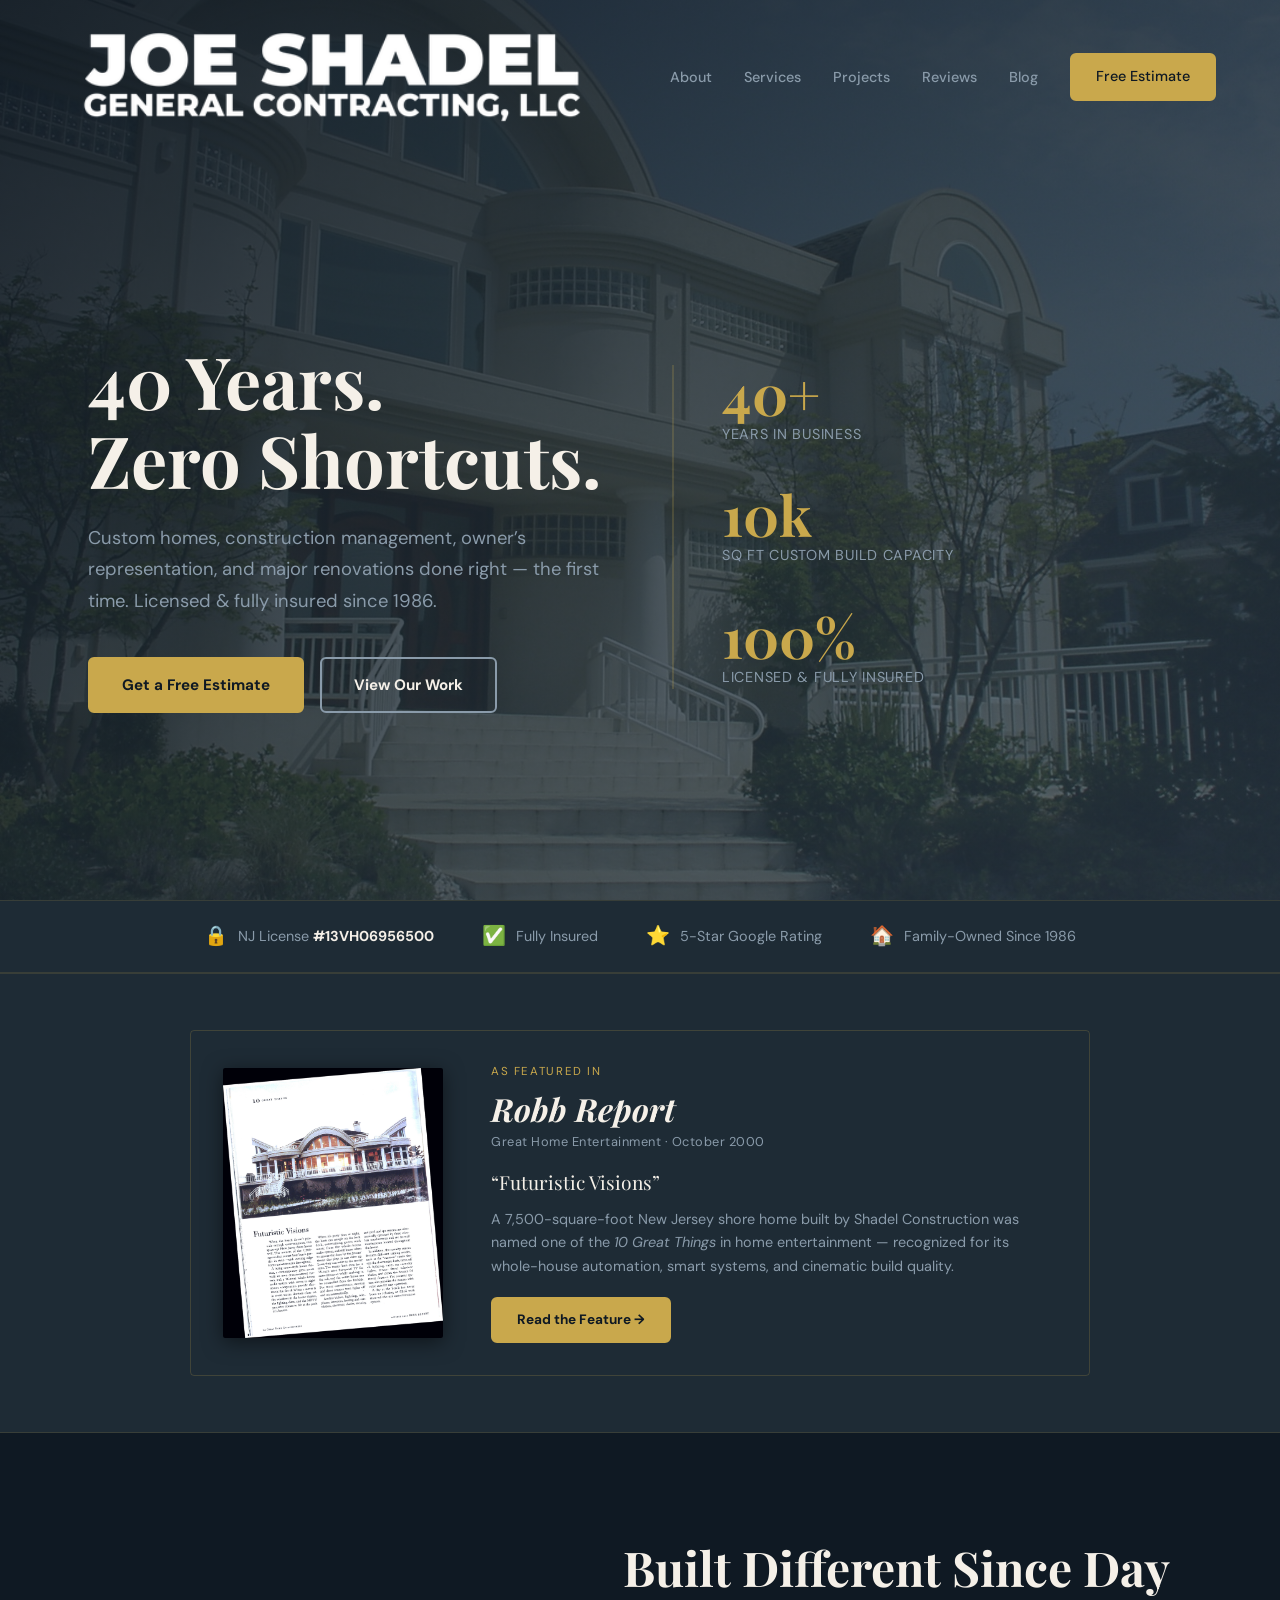
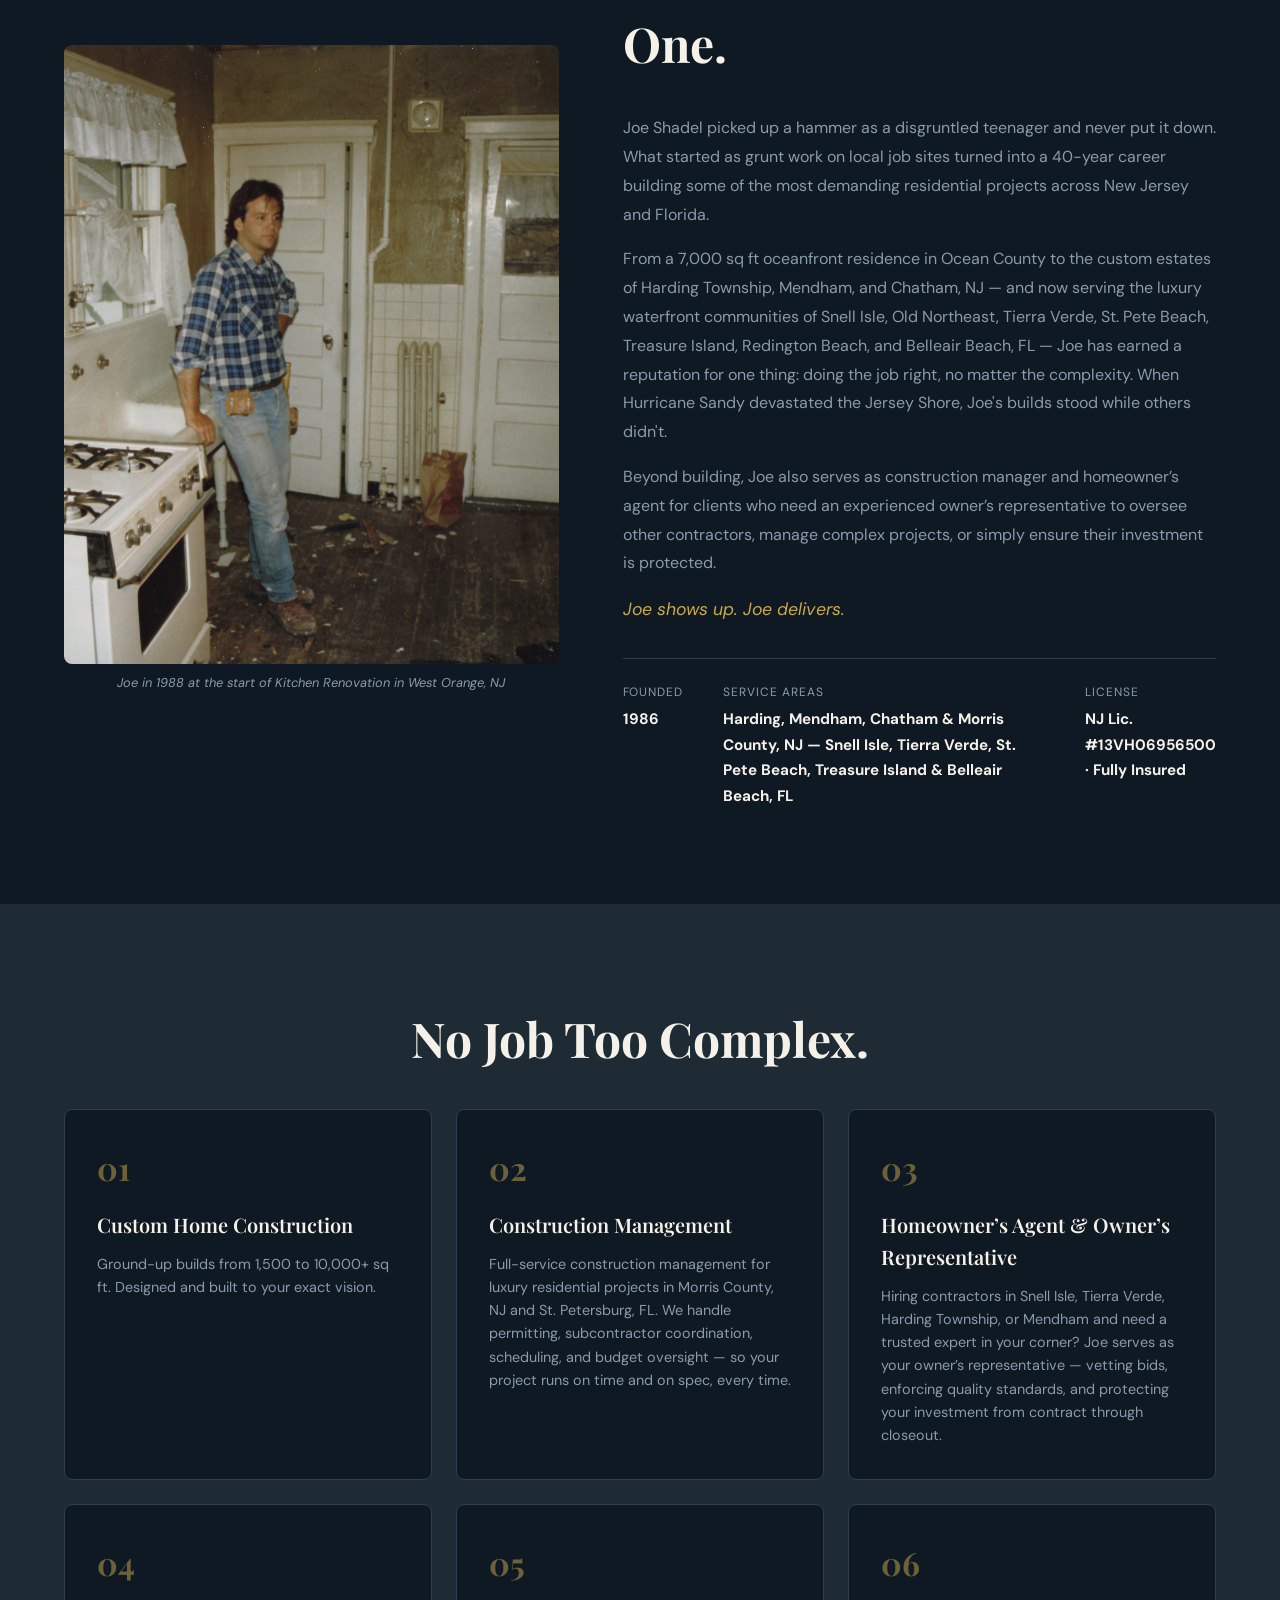
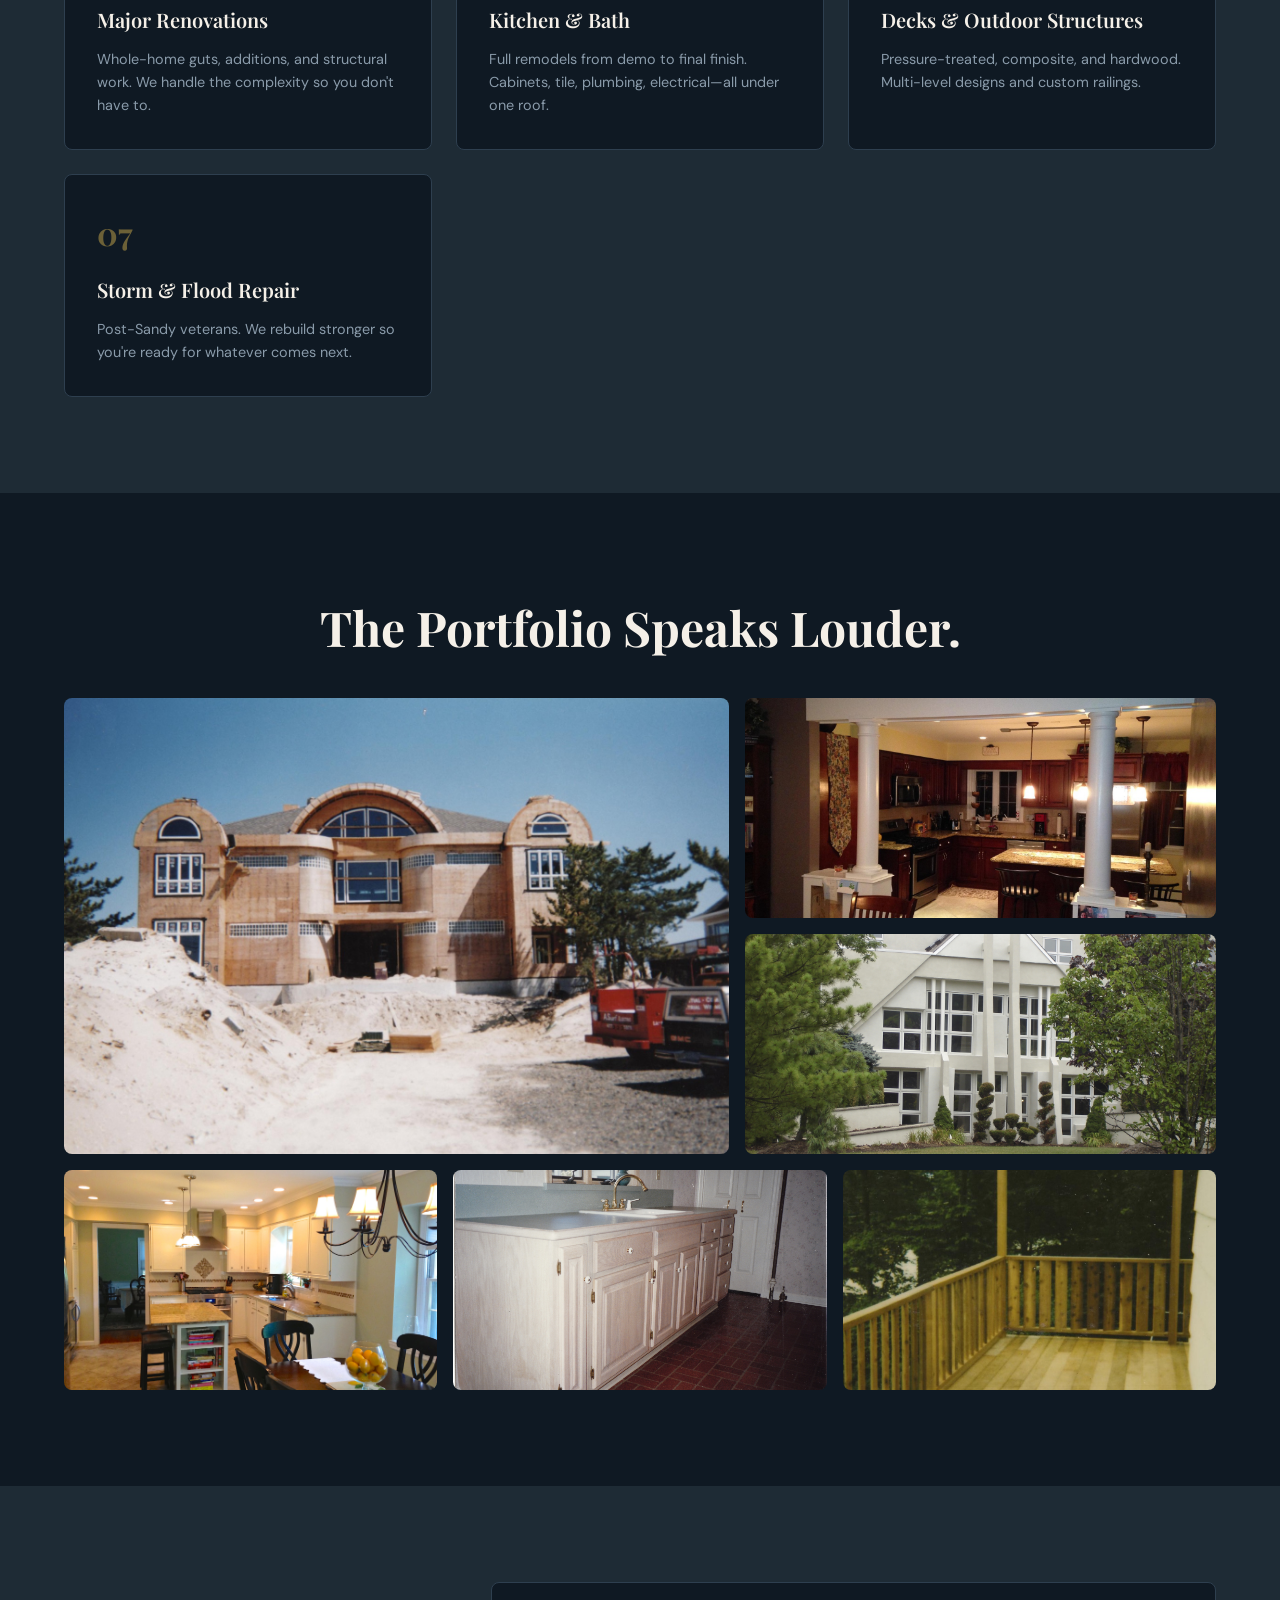
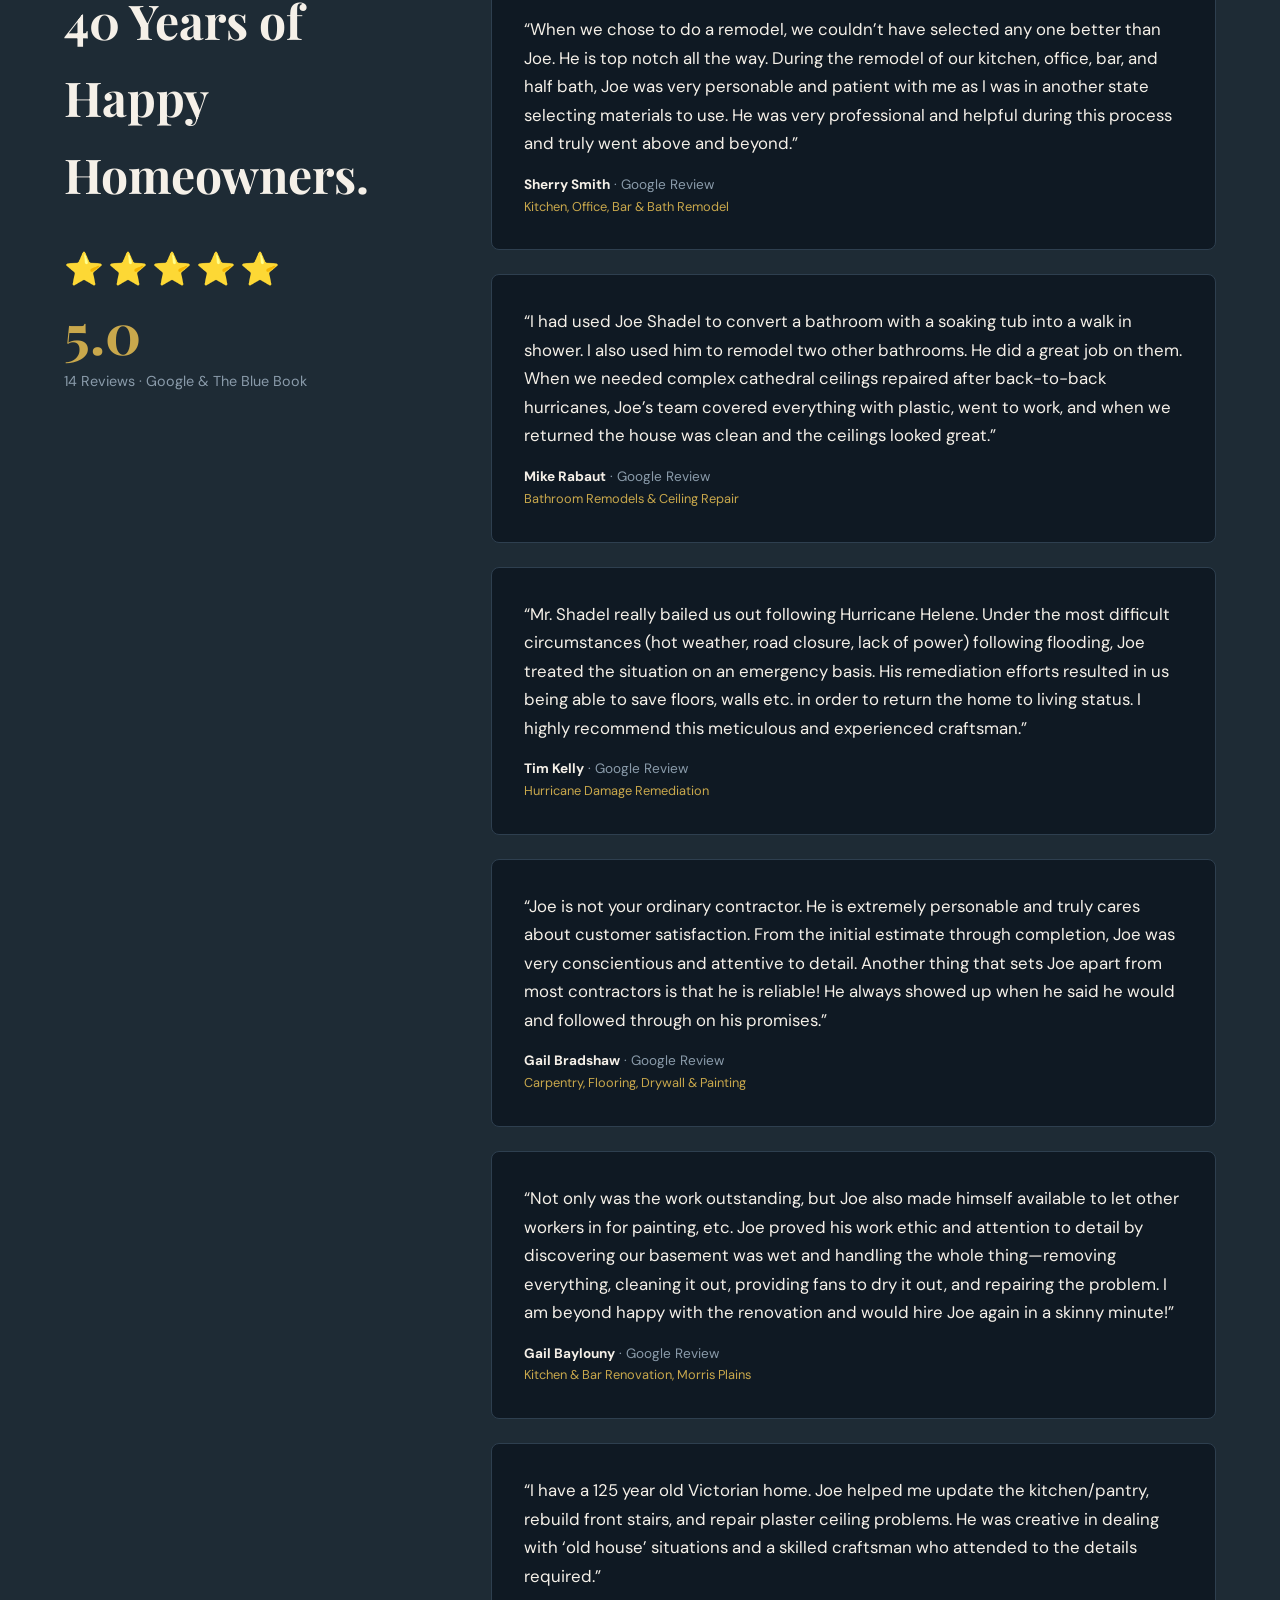
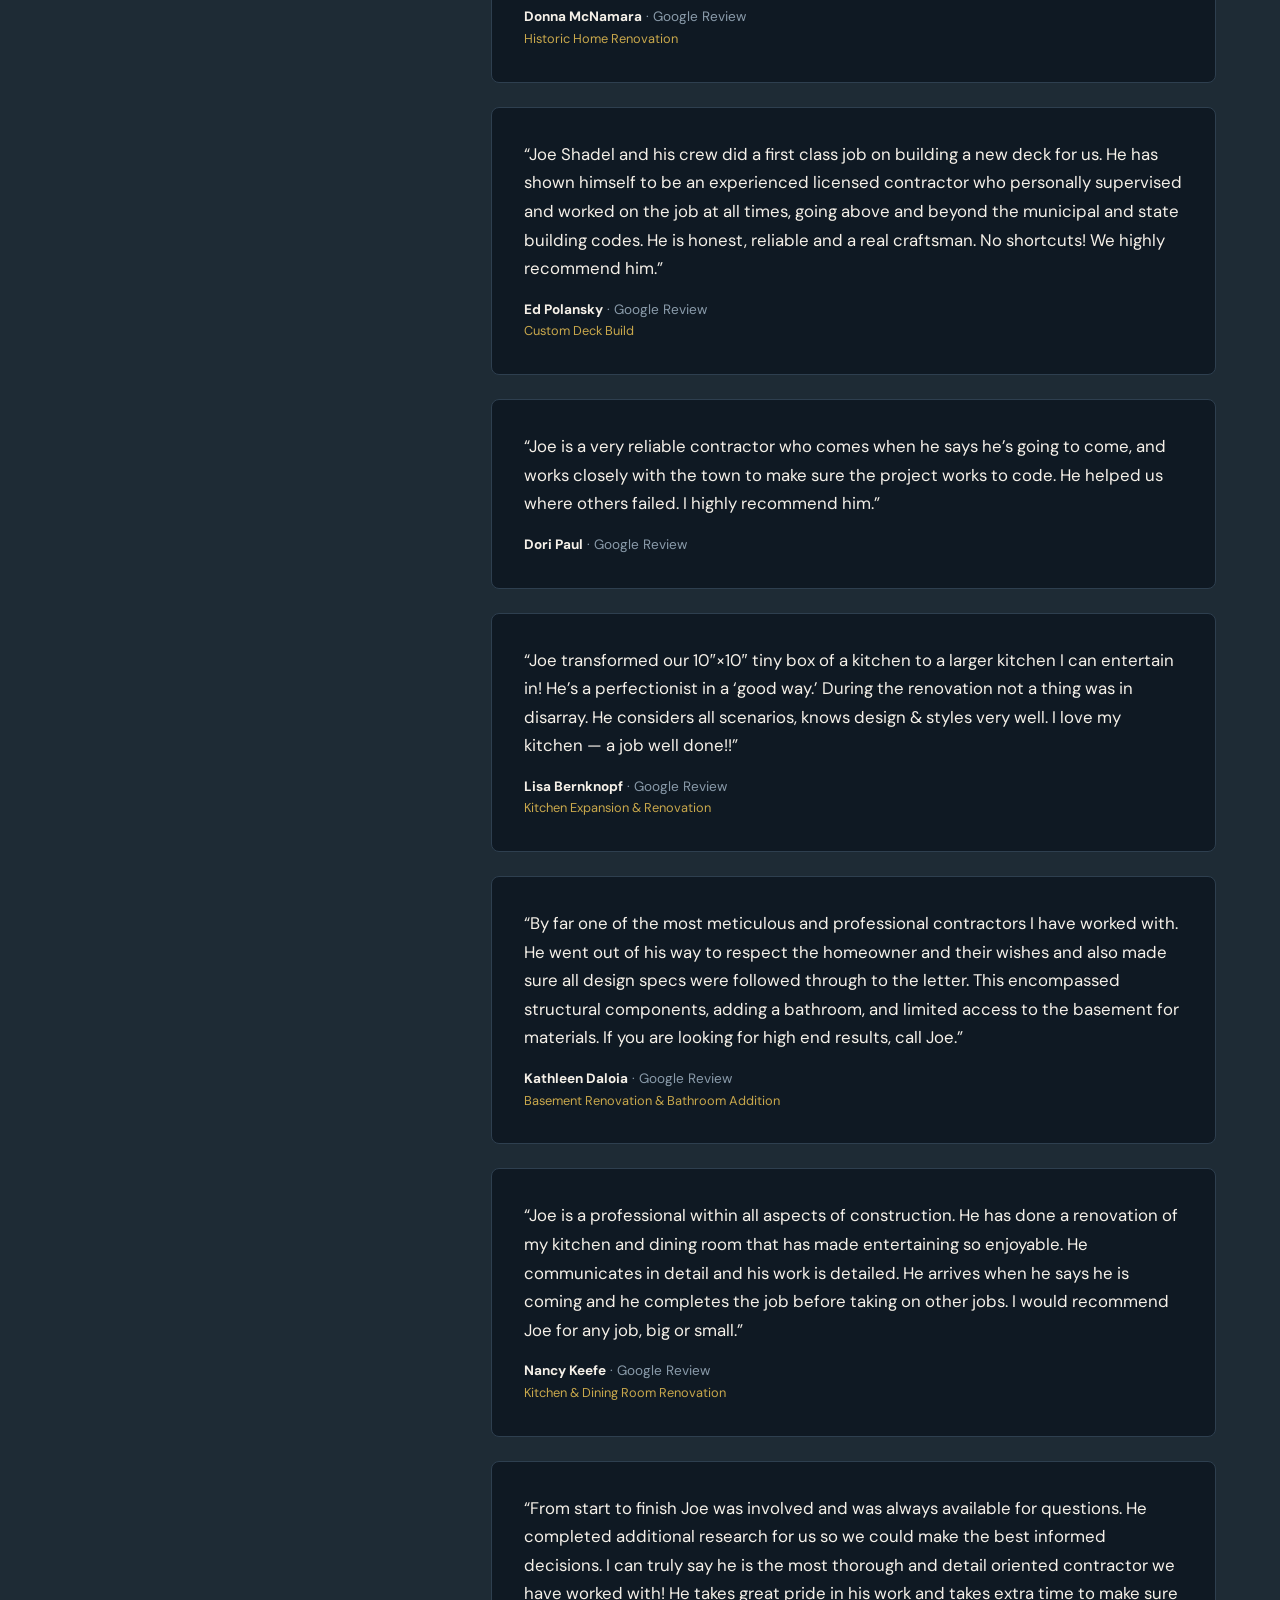
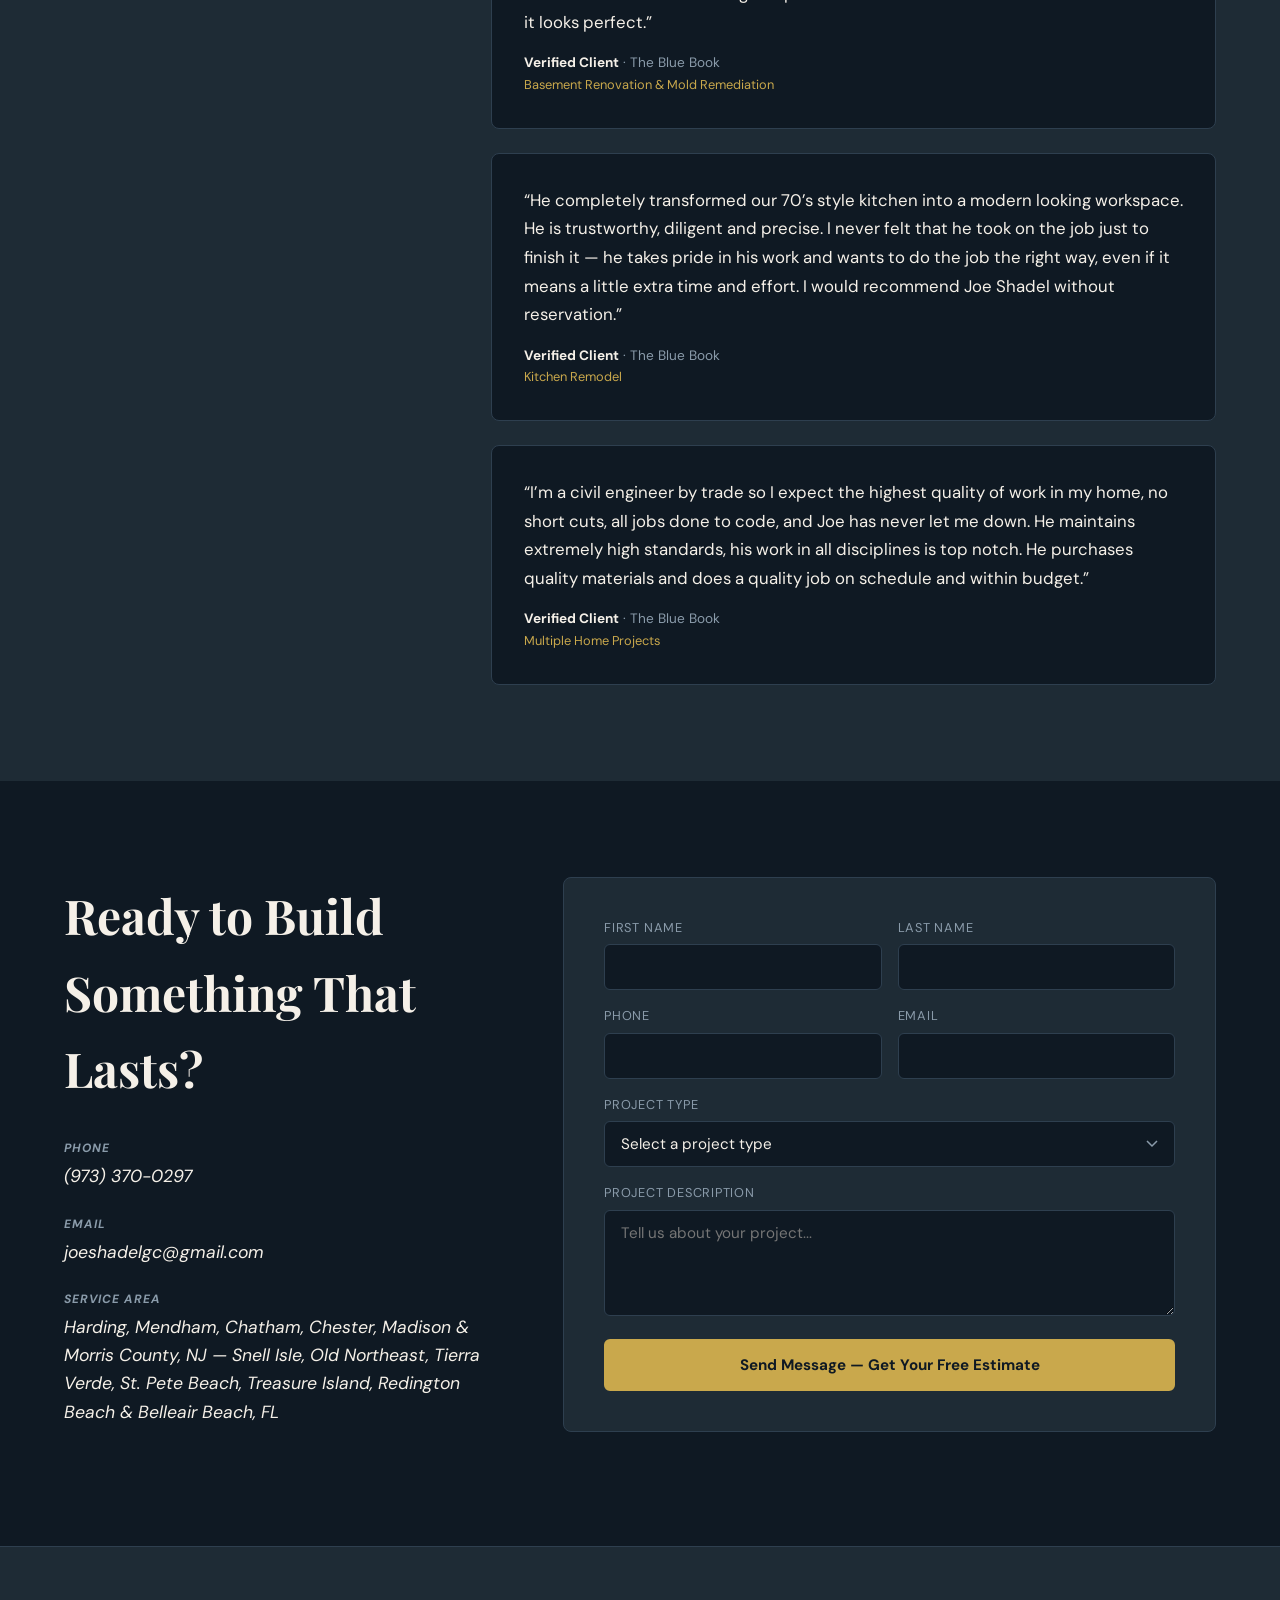
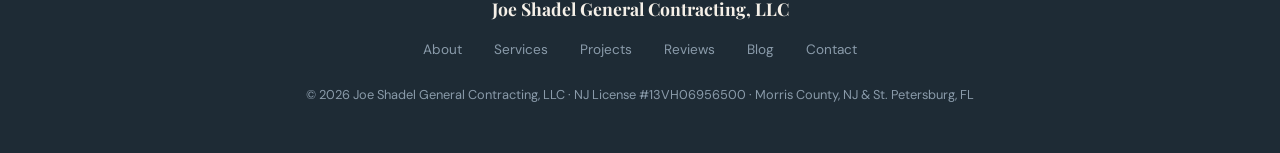
<file: index.html>
<!DOCTYPE html>
<html lang="en">
<head>
  <meta charset="UTF-8">
  <meta name="viewport" content="width=device-width, initial-scale=1.0">

  <!-- Primary SEO -->
  <title>General Contractor &amp; Construction Manager | Morris County NJ &amp; St. Petersburg FL | Joe Shadel General Contracting, LLC</title>
  <meta name="description" content="Joe Shadel General Contracting, LLC — licensed general contractor, construction manager &amp; homeowner's agent serving $1M+ homes in Morris County NJ and Snell Isle, Tierra Verde, St. Pete Beach &amp; Belleair Beach FL. 40+ years. Free estimates.">
  <link rel="canonical" href="https://joeshadelgeneralcontracting.com/">

  <!-- Open Graph -->
  <meta property="og:type" content="website">
  <meta property="og:url" content="https://joeshadelgeneralcontracting.com/">
  <meta property="og:title" content="General Contractor &amp; Construction Manager | Joe Shadel General Contracting, LLC | Morris County NJ &amp; St. Petersburg FL">
  <meta property="og:description" content="Licensed general contractor, construction manager &amp; homeowner's agent serving Morris County NJ and St. Petersburg FL. 40+ years experience. Custom homes, renovations, kitchens, decks &amp; storm repair. Free estimates.">
  <meta property="og:image" content="https://joeshadelgeneralcontracting.com/joeshadel-photos/image_29.jpg">

  <!-- Twitter Card -->
  <meta name="twitter:card" content="summary_large_image">
  <meta name="twitter:title" content="General Contractor &amp; Construction Manager | Joe Shadel General Contracting, LLC | NJ &amp; St. Petersburg FL">
  <meta name="twitter:description" content="Licensed general contractor serving Morris County NJ and St. Petersburg &amp; Tierra Verde FL. Custom homes, renovations, kitchens, decks &amp; storm repair.">
  <meta name="twitter:image" content="https://joeshadelgeneralcontracting.com/joeshadel-photos/image_29.jpg">

  <!-- JSON-LD Structured Data -->
  <script type="application/ld+json">
  {
    "@context": "https://schema.org",
    "@type": "GeneralContractor",
    "name": "Joe Shadel General Contracting, LLC",
    "url": "https://joeshadelgeneralcontracting.com",
    "telephone": "+19733700297",
    "email": "joeshadelgc@gmail.com",
    "foundingDate": "1986",
    "description": "Licensed general contractor serving Morris County, NJ and St. Petersburg & Tierra Verde, FL. Specializing in custom home construction, major renovations, kitchen & bath remodels, decks, and storm & flood repair.",
    "areaServed": [
      { "@type": "AdministrativeArea", "name": "Morris County, NJ" },
      { "@type": "City", "name": "Harding Township, NJ" },
      { "@type": "City", "name": "Mendham, NJ" },
      { "@type": "City", "name": "Chatham, NJ" },
      { "@type": "City", "name": "Chester, NJ" },
      { "@type": "City", "name": "Madison, NJ" },
      { "@type": "City", "name": "Florham Park, NJ" },
      { "@type": "City", "name": "Mountain Lakes, NJ" },
      { "@type": "City", "name": "Morris Plains, NJ" },
      { "@type": "AdministrativeArea", "name": "Pinellas County, FL" },
      { "@type": "City", "name": "St. Petersburg, FL" },
      { "@type": "Neighborhood", "name": "Snell Isle, St. Petersburg, FL" },
      { "@type": "Neighborhood", "name": "Old Northeast, St. Petersburg, FL" },
      { "@type": "City", "name": "Tierra Verde, FL" },
      { "@type": "City", "name": "St. Pete Beach, FL" },
      { "@type": "Neighborhood", "name": "Pass-a-Grille, St. Pete Beach, FL" },
      { "@type": "City", "name": "Treasure Island, FL" },
      { "@type": "City", "name": "Madeira Beach, FL" },
      { "@type": "City", "name": "Redington Beach, FL" },
      { "@type": "City", "name": "Belleair Beach, FL" },
      { "@type": "City", "name": "Gulfport, FL" }
    ],
    "hasOfferCatalog": {
      "@type": "OfferCatalog",
      "name": "Contracting Services",
      "itemListElement": [
        { "@type": "Offer", "itemOffered": { "@type": "Service", "name": "Custom Home Construction" } },
        { "@type": "Offer", "itemOffered": { "@type": "Service", "name": "Major Home Renovations" } },
        { "@type": "Offer", "itemOffered": { "@type": "Service", "name": "Kitchen Remodeling" } },
        { "@type": "Offer", "itemOffered": { "@type": "Service", "name": "Bathroom Remodeling" } },
        { "@type": "Offer", "itemOffered": { "@type": "Service", "name": "Deck Construction" } },
        { "@type": "Offer", "itemOffered": { "@type": "Service", "name": "Construction Management", "description": "Full-service construction management for residential projects in Morris County NJ and St. Petersburg FL. Includes permitting, subcontractor coordination, schedule management, budget oversight, and quality control from groundbreaking through final inspection." } },
        { "@type": "Offer", "itemOffered": { "@type": "Service", "name": "Storm & Flood Repair" } },
        { "@type": "Offer", "itemOffered": { "@type": "Service", "name": "Homeowner's Agent / Owner's Representative", "description": "Owner's representative and homeowner's agent services for luxury residential projects in Morris County NJ and Pinellas County FL. Joe Shadel acts on your behalf — vetting contractors, reviewing bids, enforcing quality standards, and protecting your investment from start to finish." } }
      ]
    },
    "aggregateRating": {
      "@type": "AggregateRating",
      "ratingValue": "5.0",
      "reviewCount": "14",
      "bestRating": "5",
      "worstRating": "1"
    },
    "review": [
      {
        "@type": "Review",
        "author": { "@type": "Person", "name": "Sherry Smith" },
        "reviewRating": { "@type": "Rating", "ratingValue": "5", "bestRating": "5" },
        "reviewBody": "When we chose to do a remodel, we couldn't have selected any one better than Joe. He is top notch all the way. Joe was very personable and patient with me as I was in another state selecting materials to use. He was very professional and helpful during this process and truly went above and beyond.",
        "datePublished": "2025-02-16"
      },
      {
        "@type": "Review",
        "author": { "@type": "Person", "name": "Mike Rabaut" },
        "reviewRating": { "@type": "Rating", "ratingValue": "5", "bestRating": "5" },
        "reviewBody": "I had used Joe Shadel to convert a bathroom with a soaking tub into walk in shower. I also used him to remodel two other bathrooms, updating them from the '80s. He did a great job on them. I would like to thank Joe for his positive and honest attitude and his professional approach to his work.",
        "datePublished": "2024-12-08"
      },
      {
        "@type": "Review",
        "author": { "@type": "Person", "name": "Tim Kelly" },
        "reviewRating": { "@type": "Rating", "ratingValue": "5", "bestRating": "5" },
        "reviewBody": "Mr. Shadel really bailed us out following Hurricane Helene. Under the most difficult circumstances following flooding, Joe treated the situation on an emergency basis. His remediation efforts resulted in us being able to save floors, walls etc. in order to return the home to living status. I highly recommend this meticulous and experienced craftsman.",
        "datePublished": "2024-09-22"
      },
      {
        "@type": "Review",
        "author": { "@type": "Person", "name": "Gail Bradshaw" },
        "reviewRating": { "@type": "Rating", "ratingValue": "5", "bestRating": "5" },
        "reviewBody": "Joe is not your ordinary contractor. He is extremely personable and truly cares about customer satisfaction. From the initial estimate through completion, Joe was very conscientious and attentive to detail. Another thing that sets Joe apart from most contractors is that he is reliable!",
        "datePublished": "2024-07-26"
      },
      {
        "@type": "Review",
        "author": { "@type": "Person", "name": "Gail Baylouny" },
        "reviewRating": { "@type": "Rating", "ratingValue": "5", "bestRating": "5" },
        "reviewBody": "Not only was the work outstanding, but Joe also made himself available to let other workers in. Joe proved his work ethic and attention to detail by discovering our basement was wet and handling the whole thing from start to finish. I am beyond happy with the renovation and would hire Joe again in a skinny minute!",
        "datePublished": "2019-09-06"
      },
      {
        "@type": "Review",
        "author": { "@type": "Person", "name": "Donna McNamara" },
        "reviewRating": { "@type": "Rating", "ratingValue": "5", "bestRating": "5" },
        "reviewBody": "I have a 125 year old Victorian home. Joe helped me update the kitchen/pantry, rebuild front stairs, and repair plaster ceiling problems. He was creative in dealing with 'old house' situations and a skilled craftsman who attended to the details required.",
        "datePublished": "2019-08-30"
      },
      {
        "@type": "Review",
        "author": { "@type": "Person", "name": "Ed Polansky" },
        "reviewRating": { "@type": "Rating", "ratingValue": "5", "bestRating": "5" },
        "reviewBody": "Joe Shadel and his crew did a first class job on building a new deck for us. He is honest, reliable and a real craftsman. No shortcuts! We highly recommend him.",
        "datePublished": "2019-08-29"
      },
      {
        "@type": "Review",
        "author": { "@type": "Person", "name": "Dori Paul" },
        "reviewRating": { "@type": "Rating", "ratingValue": "5", "bestRating": "5" },
        "reviewBody": "Joe is a very reliable contractor who comes when he says he's going to come, and works closely with the town to make sure the project works to code. He helped us where others failed. I highly recommend him.",
        "datePublished": "2019-05-07"
      },
      {
        "@type": "Review",
        "author": { "@type": "Person", "name": "Lisa Bernknopf" },
        "reviewRating": { "@type": "Rating", "ratingValue": "5", "bestRating": "5" },
        "reviewBody": "Joe transformed our 10x10 tiny box of a kitchen to a larger kitchen I can entertain in! He's a perfectionist in a good way. During the renovation not a thing was in disarray. I love my kitchen, a job well done!",
        "datePublished": "2019-03-18"
      },
      {
        "@type": "Review",
        "author": { "@type": "Person", "name": "Kathleen Daloia" },
        "reviewRating": { "@type": "Rating", "ratingValue": "5", "bestRating": "5" },
        "reviewBody": "By far one of the most meticulous and professional contractors I have worked with. He went out of his way to respect the homeowner and their wishes and also made sure all design specs were followed through to the letter. If you are looking for high end results, call Joe.",
        "datePublished": "2019-03-15"
      },
      {
        "@type": "Review",
        "author": { "@type": "Person", "name": "Nancy Keefe" },
        "reviewRating": { "@type": "Rating", "ratingValue": "5", "bestRating": "5" },
        "reviewBody": "Joe is a professional within all aspects of construction. He communicates in detail and his work is detailed. He arrives when he says he is coming and he completes the job before taking on other jobs. I would recommend Joe for any job, big or small.",
        "datePublished": "2017-01-19"
      }
    ]
  }
  </script>

  <link rel="preconnect" href="https://fonts.googleapis.com">
  <link rel="preconnect" href="https://fonts.gstatic.com" crossorigin>
  <link href="https://fonts.googleapis.com/css2?family=DM+Sans:ital,wght@0,400;0,500;0,700;1,400&family=Playfair+Display:wght@400;600;700&display=swap" rel="stylesheet">
  <link rel="stylesheet" href="styles.css">
</head>
<body>

  <!-- Nav -->
  <nav class="nav" id="nav">
    <div class="nav__inner container">
      <a href="index.html" class="nav__logo"><img src="joeshadel-photos/logo.png" alt="Joe Shadel General Contracting, LLC" class="nav__logo-img"></a>
      <button class="nav__hamburger" id="hamburger" aria-label="Toggle menu">
        <span></span><span></span><span></span>
      </button>
      <ul class="nav__links" id="nav-links">
        <li><a href="#about">About</a></li>
        <li><a href="#services">Services</a></li>
        <li><a href="#projects">Projects</a></li>
        <li><a href="#testimonials">Reviews</a></li>
        <li><a href="blog.html">Blog</a></li>
        <li><a href="#contact" class="btn btn--gold btn--sm">Free Estimate</a></li>
      </ul>
    </div>
  </nav>

  <main>

  <!-- Hero -->
  <header class="hero" id="hero" style="background-image: url('joeshadel-photos/image_29.jpg');">
    <div class="hero__inner container">
      <div class="hero__content">
        <h1 class="hero__headline">40 Years.<br>Zero Shortcuts.</h1>
        <p class="hero__sub">Custom homes, construction management, owner&rsquo;s representation, and major renovations done right&nbsp;&mdash; the first time. Licensed &amp; fully insured since 1986.</p>
        <div class="hero__ctas">
          <a href="#contact" class="btn btn--gold">Get a Free Estimate</a>
          <a href="#projects" class="btn btn--outline">View Our Work</a>
        </div>
      </div>
      <div class="hero__stats">
        <div class="stat">
          <span class="stat__number">40+</span>
          <span class="stat__label">Years in Business</span>
        </div>
        <div class="stat">
          <span class="stat__number">10k</span>
          <span class="stat__label">Sq Ft Custom Build Capacity</span>
        </div>
        <div class="stat">
          <span class="stat__number">100%</span>
          <span class="stat__label">Licensed &amp; Fully Insured</span>
        </div>
      </div>
    </div>
  </header>

  <!-- Trust Bar -->
  <section class="trust-bar">
    <div class="trust-bar__inner container">
      <div class="trust-bar__item">
        <span class="trust-bar__icon">&#128274;</span>
        <span>NJ License <strong>#13VH06956500</strong></span>
      </div>
      <div class="trust-bar__item">
        <span class="trust-bar__icon">&#9989;</span>
        <span>Fully Insured</span>
      </div>
      <div class="trust-bar__item">
        <span class="trust-bar__icon">&#11088;</span>
        <span>5-Star Google Rating</span>
      </div>
      <div class="trust-bar__item">
        <span class="trust-bar__icon">&#127968;</span>
        <span>Family-Owned Since 1986</span>
      </div>
    </div>
  </section>

  <!-- Press Feature -->
  <section class="press-feature">
    <div class="press-feature__inner container">
      <a href="blog-robb-report-futuristic-visions.html" class="press-feature__card">
        <div class="press-feature__thumb">
          <img
            src="joeshadel-photos/2026-04-06_120559/cleaned_Document_2026-04-06_120440.jpg"
            alt="Robb Report Great Home Entertainment – Futuristic Visions feature on a Shadel Construction NJ shore home"
          >
        </div>
        <div class="press-feature__body">
          <span class="press-feature__eyebrow">As Featured In</span>
          <p class="press-feature__pub">Robb Report</p>
          <p class="press-feature__edition">Great Home Entertainment &middot; October 2000</p>
          <h3 class="press-feature__headline">&ldquo;Futuristic Visions&rdquo;</h3>
          <p class="press-feature__excerpt">A 7,500-square-foot New Jersey shore home built by Shadel Construction was named one of the <em>10 Great Things</em> in home entertainment &mdash; recognized for its whole-house automation, smart systems, and cinematic build quality.</p>
          <span class="press-feature__cta btn btn--gold btn--sm">Read the Feature &rarr;</span>
        </div>
      </a>
    </div>
  </section>

  <!-- About -->
  <section class="about section" id="about">
    <div class="about__inner container">
      <div class="about__photo">
        <img src="joeshadel-photos/image_07.jpg" alt="Joe Shadel on a job site in the early days of his career">
        <p class="about__caption">Joe in 1988 at the start of Kitchen Renovation in West Orange, NJ</p>
      </div>
      <div class="about__content">
        <h2 class="section__heading">Built Different Since Day One.</h2>
        <p>Joe Shadel picked up a hammer as a disgruntled teenager and never put it down. What started as grunt work on local job sites turned into a 40-year career building some of the most demanding residential projects across New Jersey and Florida.</p>
        <p>From a 7,000 sq ft oceanfront residence in Ocean County to the custom estates of Harding Township, Mendham, and Chatham, NJ — and now serving the luxury waterfront communities of Snell Isle, Old Northeast, Tierra Verde, St. Pete Beach, Treasure Island, Redington Beach, and Belleair Beach, FL — Joe has earned a reputation for one thing: doing the job right, no matter the complexity. When Hurricane Sandy devastated the Jersey Shore, Joe's builds stood while others didn't.</p>
        <p>Beyond building, Joe also serves as construction manager and homeowner&rsquo;s agent for clients who need an experienced owner&rsquo;s representative to oversee other contractors, manage complex projects, or simply ensure their investment is protected.</p>
        <p class="about__trust"><em>Joe shows up. Joe delivers.</em></p>
        <div class="about__credentials">
          <div class="credential">
            <span class="credential__label">Founded</span>
            <span class="credential__value">1986</span>
          </div>
          <div class="credential">
            <span class="credential__label">Service Areas</span>
            <span class="credential__value">Harding, Mendham, Chatham &amp; Morris County, NJ &mdash; Snell Isle, Tierra Verde, St. Pete Beach, Treasure Island &amp; Belleair Beach, FL</span>
          </div>
          <div class="credential">
            <span class="credential__label">License</span>
            <span class="credential__value">NJ Lic. #13VH06956500 &middot; Fully Insured</span>
          </div>
        </div>
      </div>
    </div>
  </section>

  <!-- Services -->
  <section class="services section" id="services">
    <div class="container">
      <h2 class="section__heading section__heading--center">No Job Too Complex.</h2>
      <div class="services__grid">
        <div class="service-card">
          <span class="service-card__num">01</span>
          <h3 class="service-card__title">Custom Home Construction</h3>
          <p>Ground-up builds from 1,500 to 10,000+ sq ft. Designed and built to your exact vision.</p>
        </div>
        <div class="service-card">
          <span class="service-card__num">02</span>
          <h3 class="service-card__title">Construction Management</h3>
          <p>Full-service construction management for luxury residential projects in Morris County, NJ and St. Petersburg, FL. We handle permitting, subcontractor coordination, scheduling, and budget oversight — so your project runs on time and on spec, every time.</p>
        </div>
        <div class="service-card">
          <span class="service-card__num">03</span>
          <h3 class="service-card__title">Homeowner&rsquo;s Agent &amp; Owner&rsquo;s Representative</h3>
          <p>Hiring contractors in Snell Isle, Tierra Verde, Harding Township, or Mendham and need a trusted expert in your corner? Joe serves as your owner&rsquo;s representative &mdash; vetting bids, enforcing quality standards, and protecting your investment from contract through closeout.</p>
        </div>
        <div class="service-card">
          <span class="service-card__num">04</span>
          <h3 class="service-card__title">Major Renovations</h3>
          <p>Whole-home guts, additions, and structural work. We handle the complexity so you don't have to.</p>
        </div>
        <div class="service-card">
          <span class="service-card__num">05</span>
          <h3 class="service-card__title">Kitchen &amp; Bath</h3>
          <p>Full remodels from demo to final finish. Cabinets, tile, plumbing, electrical&mdash;all under one roof.</p>
        </div>
        <div class="service-card">
          <span class="service-card__num">06</span>
          <h3 class="service-card__title">Decks &amp; Outdoor Structures</h3>
          <p>Pressure-treated, composite, and hardwood. Multi-level designs and custom railings.</p>
        </div>
        <div class="service-card">
          <span class="service-card__num">07</span>
          <h3 class="service-card__title">Storm &amp; Flood Repair</h3>
          <p>Post-Sandy veterans. We rebuild stronger so you're ready for whatever comes next.</p>
        </div>
      </div>
    </div>
  </section>

  <!-- Projects -->
  <section class="projects section" id="projects">
    <div class="container">
      <h2 class="section__heading section__heading--center">The Portfolio Speaks Louder.</h2>
      <div class="projects__grid">
        <div class="project-card project-card--featured">
          <img src="joeshadel-photos/image_28.jpg" alt="7,000 sq ft oceanfront residence under construction — Mantoloking NJ circa 2002">
          <div class="project-card__overlay">
            <h3>7,000 Sq Ft Oceanfront Residence</h3>
            <p>Mantoloking, NJ &middot; circa 2002</p>
          </div>
        </div>
        <div class="project-card project-card--medium">
          <img src="joeshadel-photos/image_11.jpg" alt="Full gut renovation of a colonial home — Morris Township NJ">
          <div class="project-card__overlay">
            <h3>Full Gut Renovation, Colonial</h3>
            <p>Morris Township, NJ</p>
          </div>
        </div>
        <div class="project-card project-card--medium">
          <img src="joeshadel-photos/image_30.jpg" alt="10,000 sq ft custom estate — Livingston NJ">
          <div class="project-card__overlay">
            <h3>10,000 Sq Ft Custom Estate</h3>
            <p>Livingston, NJ</p>
          </div>
        </div>
        <div class="project-card project-card--small">
          <img src="joeshadel-photos/image_19.jpg" alt="Chef's kitchen remodel — Chatham NJ">
          <div class="project-card__overlay">
            <h3>Chef's Kitchen Remodel</h3>
            <p>Chatham, NJ</p>
          </div>
        </div>
        <div class="project-card project-card--small">
          <img src="joeshadel-photos/image_14.jpg" alt="Kitchen remodel — West Orange NJ">
          <div class="project-card__overlay">
            <h3>Kitchen Remodel</h3>
            <p>From Joe's Profile Photo &middot; West Orange, NJ</p>
          </div>
        </div>
        <div class="project-card project-card--small">
          <img src="joeshadel-photos/image_25.jpg" alt="Custom wood deck build — Rockaway NJ">
          <div class="project-card__overlay">
            <h3>Multi-Level Composite Deck</h3>
            <p>Rockaway, NJ</p>
          </div>
        </div>
      </div>
    </div>
  </section>

  <!-- Testimonials -->
  <section class="testimonials section" id="testimonials">
    <div class="testimonials__inner container">
      <div class="testimonials__rating">
        <h2 class="section__heading">40 Years of Happy Homeowners.</h2>
        <div class="testimonials__stars">&#11088;&#11088;&#11088;&#11088;&#11088;</div>
        <span class="testimonials__score">5.0</span>
        <span class="testimonials__count">14 Reviews &middot; Google &amp; The Blue Book</span>
      </div>
      <div class="testimonials__cards">
        <div class="testimonial-card">
          <p class="testimonial-card__quote">&ldquo;When we chose to do a remodel, we couldn&rsquo;t have selected any one better than Joe. He is top notch all the way. During the remodel of our kitchen, office, bar, and half bath, Joe was very personable and patient with me as I was in another state selecting materials to use. He was very professional and helpful during this process and truly went above and beyond.&rdquo;</p>
          <div class="testimonial-card__meta">
            <strong>Sherry Smith</strong> &middot; Google Review
            <br><span class="testimonial-card__type">Kitchen, Office, Bar &amp; Bath Remodel</span>
          </div>
        </div>
        <div class="testimonial-card">
          <p class="testimonial-card__quote">&ldquo;I had used Joe Shadel to convert a bathroom with a soaking tub into a walk in shower. I also used him to remodel two other bathrooms. He did a great job on them. When we needed complex cathedral ceilings repaired after back-to-back hurricanes, Joe&rsquo;s team covered everything with plastic, went to work, and when we returned the house was clean and the ceilings looked great.&rdquo;</p>
          <div class="testimonial-card__meta">
            <strong>Mike Rabaut</strong> &middot; Google Review
            <br><span class="testimonial-card__type">Bathroom Remodels &amp; Ceiling Repair</span>
          </div>
        </div>
        <div class="testimonial-card">
          <p class="testimonial-card__quote">&ldquo;Mr. Shadel really bailed us out following Hurricane Helene. Under the most difficult circumstances (hot weather, road closure, lack of power) following flooding, Joe treated the situation on an emergency basis. His remediation efforts resulted in us being able to save floors, walls etc. in order to return the home to living status. I highly recommend this meticulous and experienced craftsman.&rdquo;</p>
          <div class="testimonial-card__meta">
            <strong>Tim Kelly</strong> &middot; Google Review
            <br><span class="testimonial-card__type">Hurricane Damage Remediation</span>
          </div>
        </div>
        <div class="testimonial-card">
          <p class="testimonial-card__quote">&ldquo;Joe is not your ordinary contractor. He is extremely personable and truly cares about customer satisfaction. From the initial estimate through completion, Joe was very conscientious and attentive to detail. Another thing that sets Joe apart from most contractors is that he is reliable! He always showed up when he said he would and followed through on his promises.&rdquo;</p>
          <div class="testimonial-card__meta">
            <strong>Gail Bradshaw</strong> &middot; Google Review
            <br><span class="testimonial-card__type">Carpentry, Flooring, Drywall &amp; Painting</span>
          </div>
        </div>
        <div class="testimonial-card">
          <p class="testimonial-card__quote">&ldquo;Not only was the work outstanding, but Joe also made himself available to let other workers in for painting, etc. Joe proved his work ethic and attention to detail by discovering our basement was wet and handling the whole thing&mdash;removing everything, cleaning it out, providing fans to dry it out, and repairing the problem. I am beyond happy with the renovation and would hire Joe again in a skinny minute!&rdquo;</p>
          <div class="testimonial-card__meta">
            <strong>Gail Baylouny</strong> &middot; Google Review
            <br><span class="testimonial-card__type">Kitchen &amp; Bar Renovation, Morris Plains</span>
          </div>
        </div>
        <div class="testimonial-card">
          <p class="testimonial-card__quote">&ldquo;I have a 125 year old Victorian home. Joe helped me update the kitchen/pantry, rebuild front stairs, and repair plaster ceiling problems. He was creative in dealing with &lsquo;old house&rsquo; situations and a skilled craftsman who attended to the details required.&rdquo;</p>
          <div class="testimonial-card__meta">
            <strong>Donna McNamara</strong> &middot; Google Review
            <br><span class="testimonial-card__type">Historic Home Renovation</span>
          </div>
        </div>
        <div class="testimonial-card">
          <p class="testimonial-card__quote">&ldquo;Joe Shadel and his crew did a first class job on building a new deck for us. He has shown himself to be an experienced licensed contractor who personally supervised and worked on the job at all times, going above and beyond the municipal and state building codes. He is honest, reliable and a real craftsman. No shortcuts! We highly recommend him.&rdquo;</p>
          <div class="testimonial-card__meta">
            <strong>Ed Polansky</strong> &middot; Google Review
            <br><span class="testimonial-card__type">Custom Deck Build</span>
          </div>
        </div>
        <div class="testimonial-card">
          <p class="testimonial-card__quote">&ldquo;Joe is a very reliable contractor who comes when he says he&rsquo;s going to come, and works closely with the town to make sure the project works to code. He helped us where others failed. I highly recommend him.&rdquo;</p>
          <div class="testimonial-card__meta">
            <strong>Dori Paul</strong> &middot; Google Review
          </div>
        </div>
        <div class="testimonial-card">
          <p class="testimonial-card__quote">&ldquo;Joe transformed our 10&Prime;&times;10&Prime; tiny box of a kitchen to a larger kitchen I can entertain in! He&rsquo;s a perfectionist in a &lsquo;good way.&rsquo; During the renovation not a thing was in disarray. He considers all scenarios, knows design &amp; styles very well. I love my kitchen &mdash; a job well done!!&rdquo;</p>
          <div class="testimonial-card__meta">
            <strong>Lisa Bernknopf</strong> &middot; Google Review
            <br><span class="testimonial-card__type">Kitchen Expansion &amp; Renovation</span>
          </div>
        </div>
        <div class="testimonial-card">
          <p class="testimonial-card__quote">&ldquo;By far one of the most meticulous and professional contractors I have worked with. He went out of his way to respect the homeowner and their wishes and also made sure all design specs were followed through to the letter. This encompassed structural components, adding a bathroom, and limited access to the basement for materials. If you are looking for high end results, call Joe.&rdquo;</p>
          <div class="testimonial-card__meta">
            <strong>Kathleen Daloia</strong> &middot; Google Review
            <br><span class="testimonial-card__type">Basement Renovation &amp; Bathroom Addition</span>
          </div>
        </div>
        <div class="testimonial-card">
          <p class="testimonial-card__quote">&ldquo;Joe is a professional within all aspects of construction. He has done a renovation of my kitchen and dining room that has made entertaining so enjoyable. He communicates in detail and his work is detailed. He arrives when he says he is coming and he completes the job before taking on other jobs. I would recommend Joe for any job, big or small.&rdquo;</p>
          <div class="testimonial-card__meta">
            <strong>Nancy Keefe</strong> &middot; Google Review
            <br><span class="testimonial-card__type">Kitchen &amp; Dining Room Renovation</span>
          </div>
        </div>
        <div class="testimonial-card">
          <p class="testimonial-card__quote">&ldquo;From start to finish Joe was involved and was always available for questions. He completed additional research for us so we could make the best informed decisions. I can truly say he is the most thorough and detail oriented contractor we have worked with! He takes great pride in his work and takes extra time to make sure it looks perfect.&rdquo;</p>
          <div class="testimonial-card__meta">
            <strong>Verified Client</strong> &middot; The Blue Book
            <br><span class="testimonial-card__type">Basement Renovation &amp; Mold Remediation</span>
          </div>
        </div>
        <div class="testimonial-card">
          <p class="testimonial-card__quote">&ldquo;He completely transformed our 70&rsquo;s style kitchen into a modern looking workspace. He is trustworthy, diligent and precise. I never felt that he took on the job just to finish it &mdash; he takes pride in his work and wants to do the job the right way, even if it means a little extra time and effort. I would recommend Joe Shadel without reservation.&rdquo;</p>
          <div class="testimonial-card__meta">
            <strong>Verified Client</strong> &middot; The Blue Book
            <br><span class="testimonial-card__type">Kitchen Remodel</span>
          </div>
        </div>
        <div class="testimonial-card">
          <p class="testimonial-card__quote">&ldquo;I&rsquo;m a civil engineer by trade so I expect the highest quality of work in my home, no short cuts, all jobs done to code, and Joe has never let me down. He maintains extremely high standards, his work in all disciplines is top notch. He purchases quality materials and does a quality job on schedule and within budget.&rdquo;</p>
          <div class="testimonial-card__meta">
            <strong>Verified Client</strong> &middot; The Blue Book
            <br><span class="testimonial-card__type">Multiple Home Projects</span>
          </div>
        </div>
      </div>
    </div>
  </section>

  <!-- Contact -->
  <section class="contact section" id="contact">
    <div class="contact__inner container">
      <div class="contact__info">
        <h2 class="section__heading">Ready to Build Something That Lasts?</h2>
        <address>
        <div class="contact__detail">
          <strong>Phone</strong>
          <a href="tel:+19733700297">(973) 370-0297</a>
        </div>
        <div class="contact__detail">
          <strong>Email</strong>
          <a href="mailto:joeshadelgc@gmail.com">joeshadelgc@gmail.com</a>
        </div>
        <div class="contact__detail">
          <strong>Service Area</strong>
          <span>Harding, Mendham, Chatham, Chester, Madison &amp; Morris County, NJ &mdash; Snell Isle, Old Northeast, Tierra Verde, St. Pete Beach, Treasure Island, Redington Beach &amp; Belleair Beach, FL</span>
        </div>
        </address>
      </div>
      <form class="contact__form" action="https://formspree.io/f/xlgojzdw" method="POST">
        <div class="form-row">
          <div class="form-group">
            <label for="first-name">First Name</label>
            <input type="text" id="first-name" name="first-name" required>
          </div>
          <div class="form-group">
            <label for="last-name">Last Name</label>
            <input type="text" id="last-name" name="last-name" required>
          </div>
        </div>
        <div class="form-row">
          <div class="form-group">
            <label for="phone">Phone</label>
            <input type="tel" id="phone" name="phone">
          </div>
          <div class="form-group">
            <label for="email">Email</label>
            <input type="email" id="email" name="email" required>
          </div>
        </div>
        <div class="form-group">
          <label for="project-type">Project Type</label>
          <select id="project-type" name="project-type">
            <option value="">Select a project type</option>
            <option>Custom Home Construction</option>
            <option>Major Renovation</option>
            <option>Kitchen & Bath</option>
            <option>Decks & Outdoor Structures</option>
            <option>Storm & Flood Repair</option>
            <option>Other</option>
          </select>
        </div>
        <div class="form-group">
          <label for="description">Project Description</label>
          <textarea id="description" name="description" rows="4" placeholder="Tell us about your project..."></textarea>
        </div>
        <button type="submit" class="btn btn--gold btn--full">Send Message &mdash; Get Your Free Estimate</button>
      </form>
    </div>
  </section>

  </main>

  <!-- Footer -->
  <footer class="footer">
    <div class="footer__inner container">
      <div class="footer__brand">Joe Shadel General Contracting, LLC</div>
      <nav class="footer__nav">
        <a href="#about">About</a>
        <a href="#services">Services</a>
        <a href="#projects">Projects</a>
        <a href="#testimonials">Reviews</a>
        <a href="blog.html">Blog</a>
        <a href="#contact">Contact</a>
      </nav>
      <p class="footer__legal">&copy; 2026 Joe Shadel General Contracting, LLC &middot; NJ License #13VH06956500 &middot; Morris County, NJ &amp; St. Petersburg, FL</p>
    </div>
  </footer>

  <script>
    // Sticky nav background
    const nav = document.getElementById('nav');
    window.addEventListener('scroll', () => {
      nav.classList.toggle('nav--scrolled', window.scrollY > 50);
    });

    // Mobile hamburger
    const hamburger = document.getElementById('hamburger');
    const navLinks = document.getElementById('nav-links');
    hamburger.addEventListener('click', () => {
      hamburger.classList.toggle('active');
      navLinks.classList.toggle('open');
    });

    // Close mobile menu on link click
    navLinks.querySelectorAll('a').forEach(link => {
      link.addEventListener('click', () => {
        hamburger.classList.remove('active');
        navLinks.classList.remove('open');
      });
    });

    // Smooth scroll
    document.querySelectorAll('a[href^="#"]').forEach(anchor => {
      anchor.addEventListener('click', function (e) {
        const target = document.querySelector(this.getAttribute('href'));
        if (target) {
          e.preventDefault();
          target.scrollIntoView({ behavior: 'smooth', block: 'start' });
        }
      });
    });
  </script>

</body>
</html>
</file>
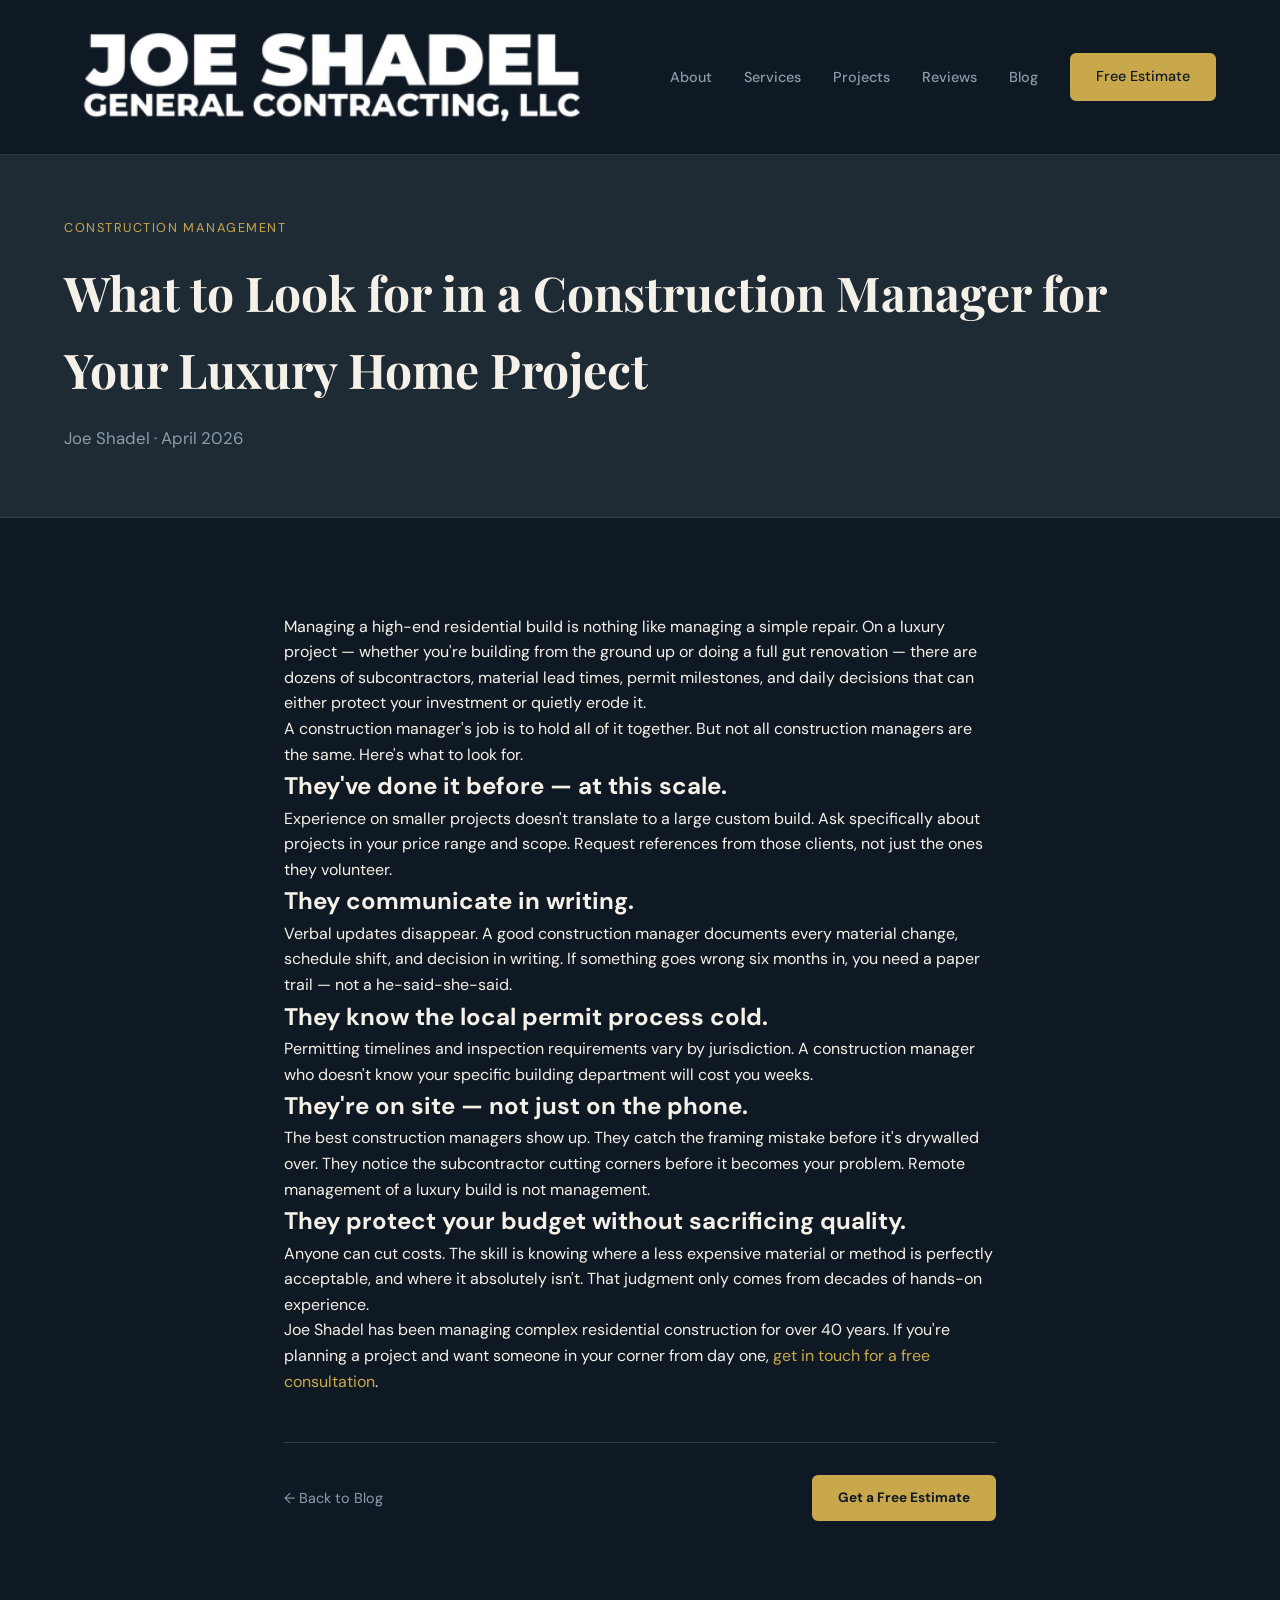
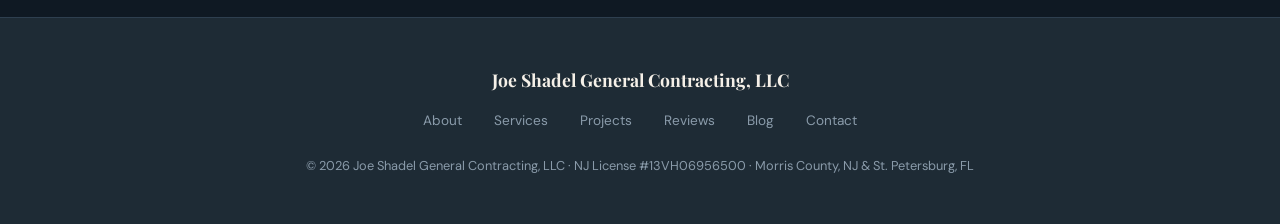
<file: blog-construction-management.html>
<!DOCTYPE html>
<html lang="en">
<head>
  <meta charset="UTF-8">
  <meta name="viewport" content="width=device-width, initial-scale=1.0">
  <title>What to Look for in a Construction Manager for Your Luxury Home | Joe Shadel General Contracting, LLC</title>
  <meta name="description" content="Not all construction managers are the same. Joe Shadel shares what to look for when hiring a construction manager for a luxury residential project.">
  <link rel="canonical" href="https://joeshadelgeneralcontracting.com/blog-construction-management.html">
  <meta property="og:type" content="article">
  <meta property="og:url" content="https://joeshadelgeneralcontracting.com/blog-construction-management.html">
  <meta property="og:title" content="What to Look for in a Construction Manager for Your Luxury Home">
  <meta property="og:description" content="Not all construction managers are the same. Joe Shadel shares what to look for when hiring a CM for a luxury residential project.">
  <meta property="og:image" content="https://joeshadelgeneralcontracting.com/joeshadel-photos/image_29.jpg">
  <script type="application/ld+json">
  {
    "@context": "https://schema.org",
    "@type": "BlogPosting",
    "headline": "What to Look for in a Construction Manager for Your Luxury Home Project",
    "author": { "@type": "Person", "name": "Joe Shadel" },
    "publisher": { "@type": "Organization", "name": "Joe Shadel General Contracting, LLC", "url": "https://joeshadelgeneralcontracting.com" },
    "datePublished": "2026-04-01",
    "description": "Not all construction managers are the same. Joe Shadel shares what to look for when hiring a construction manager for a luxury residential project.",
    "mainEntityOfPage": "https://joeshadelgeneralcontracting.com/blog-construction-management.html"
  }
  </script>
  <link rel="preconnect" href="https://fonts.googleapis.com">
  <link rel="preconnect" href="https://fonts.gstatic.com" crossorigin>
  <link href="https://fonts.googleapis.com/css2?family=DM+Sans:ital,wght@0,400;0,500;0,700;1,400&family=Playfair+Display:wght@400;600;700&display=swap" rel="stylesheet">
  <link rel="stylesheet" href="styles.css">
</head>
<body>

  <nav class="nav nav--scrolled" id="nav">
    <div class="nav__inner container">
      <a href="index.html" class="nav__logo"><img src="joeshadel-photos/logo.png" alt="Joe Shadel General Contracting, LLC" class="nav__logo-img"></a>
      <button class="nav__hamburger" id="hamburger" aria-label="Toggle menu">
        <span></span><span></span><span></span>
      </button>
      <ul class="nav__links" id="nav-links">
        <li><a href="index.html#about">About</a></li>
        <li><a href="index.html#services">Services</a></li>
        <li><a href="index.html#projects">Projects</a></li>
        <li><a href="index.html#testimonials">Reviews</a></li>
        <li><a href="blog.html">Blog</a></li>
        <li><a href="index.html#contact" class="btn btn--gold btn--sm">Free Estimate</a></li>
      </ul>
    </div>
  </nav>

  <main>
    <section class="page-hero">
      <div class="container">
        <span class="page-hero__label">Construction Management</span>
        <h1 class="page-hero__title">What to Look for in a Construction Manager for Your Luxury Home Project</h1>
        <p class="page-hero__sub">Joe Shadel &middot; April 2026</p>
      </div>
    </section>

    <article class="section" style="background: var(--navy);">
      <div class="container" style="max-width: 760px;">
        <p>Managing a high-end residential build is nothing like managing a simple repair. On a luxury project — whether you're building from the ground up or doing a full gut renovation — there are dozens of subcontractors, material lead times, permit milestones, and daily decisions that can either protect your investment or quietly erode it.</p>
        <p>A construction manager's job is to hold all of it together. But not all construction managers are the same. Here's what to look for.</p>

        <h2>They've done it before — at this scale.</h2>
        <p>Experience on smaller projects doesn't translate to a large custom build. Ask specifically about projects in your price range and scope. Request references from those clients, not just the ones they volunteer.</p>

        <h2>They communicate in writing.</h2>
        <p>Verbal updates disappear. A good construction manager documents every material change, schedule shift, and decision in writing. If something goes wrong six months in, you need a paper trail — not a he-said-she-said.</p>

        <h2>They know the local permit process cold.</h2>
        <p>Permitting timelines and inspection requirements vary by jurisdiction. A construction manager who doesn't know your specific building department will cost you weeks.</p>

        <h2>They're on site — not just on the phone.</h2>
        <p>The best construction managers show up. They catch the framing mistake before it's drywalled over. They notice the subcontractor cutting corners before it becomes your problem. Remote management of a luxury build is not management.</p>

        <h2>They protect your budget without sacrificing quality.</h2>
        <p>Anyone can cut costs. The skill is knowing where a less expensive material or method is perfectly acceptable, and where it absolutely isn't. That judgment only comes from decades of hands-on experience.</p>

        <p>Joe Shadel has been managing complex residential construction for over 40 years. If you're planning a project and want someone in your corner from day one, <a href="index.html#contact" style="color: var(--gold);">get in touch for a free consultation</a>.</p>

        <div style="margin-top: 48px; padding-top: 32px; border-top: 1px solid var(--slate); display: flex; justify-content: space-between; align-items: center; flex-wrap: wrap; gap: 16px;">
          <a href="blog.html" style="color: var(--muted); font-size: 0.9rem;">&larr; Back to Blog</a>
          <a href="index.html#contact" class="btn btn--gold btn--sm">Get a Free Estimate</a>
        </div>
      </div>
    </article>
  </main>

  <footer class="footer">
    <div class="footer__inner container">
      <div class="footer__brand">Joe Shadel General Contracting, LLC</div>
      <nav class="footer__nav">
        <a href="index.html#about">About</a>
        <a href="index.html#services">Services</a>
        <a href="index.html#projects">Projects</a>
        <a href="index.html#testimonials">Reviews</a>
        <a href="blog.html">Blog</a>
        <a href="index.html#contact">Contact</a>
      </nav>
      <p class="footer__legal">&copy; 2026 Joe Shadel General Contracting, LLC &middot; NJ License #13VH06956500 &middot; Morris County, NJ &amp; St. Petersburg, FL</p>
    </div>
  </footer>

  <script>
    const hamburger = document.getElementById('hamburger');
    const navLinks = document.getElementById('nav-links');
    hamburger.addEventListener('click', () => {
      hamburger.classList.toggle('active');
      navLinks.classList.toggle('open');
    });
    navLinks.querySelectorAll('a').forEach(link => {
      link.addEventListener('click', () => {
        hamburger.classList.remove('active');
        navLinks.classList.remove('open');
      });
    });
  </script>
</body>
</html>
</file>
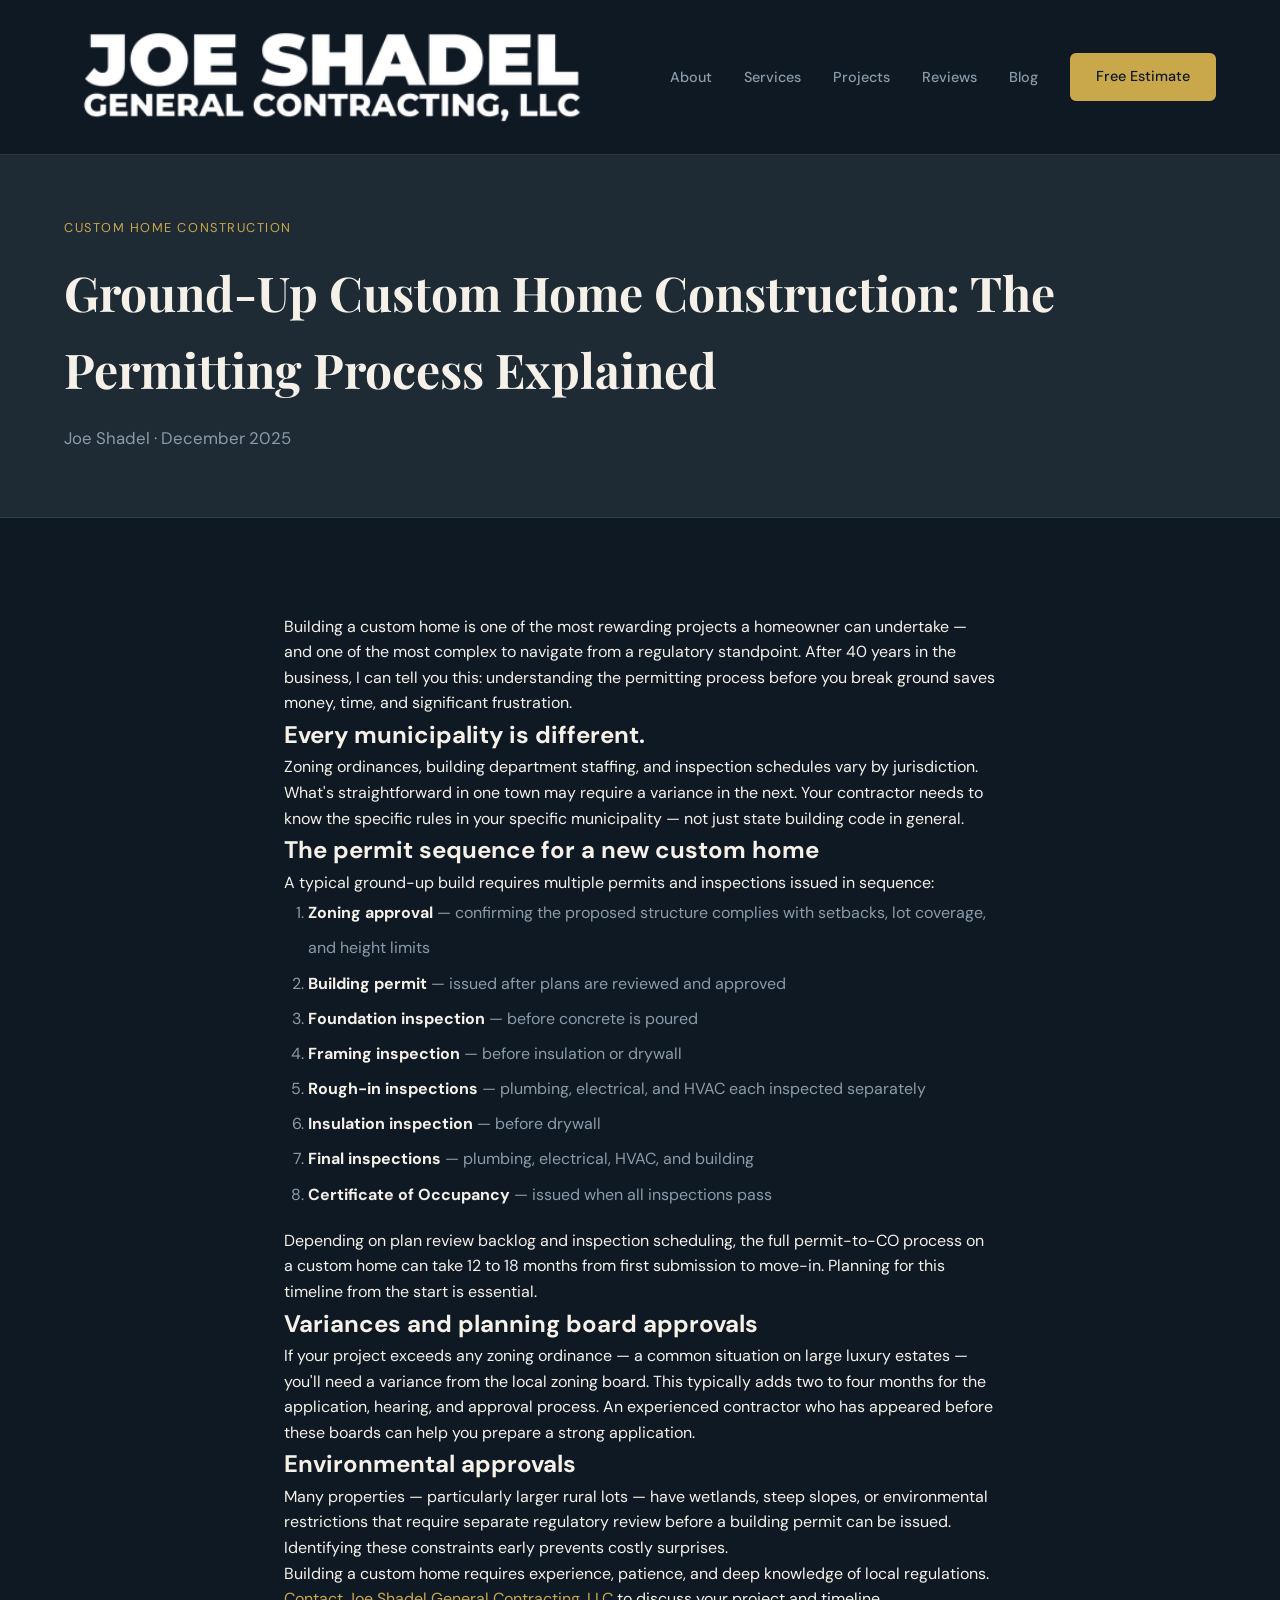
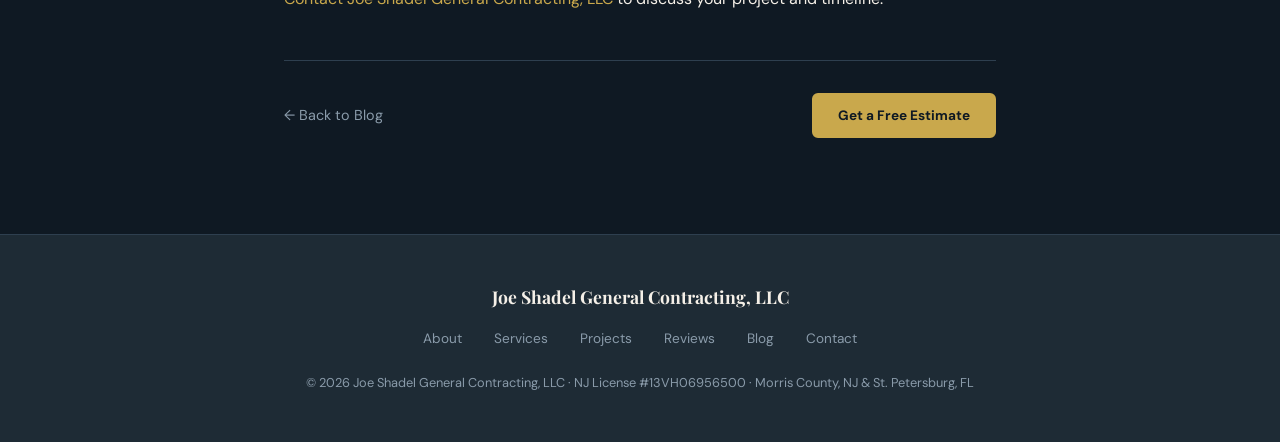
<file: blog-custom-home-permitting.html>
<!DOCTYPE html>
<html lang="en">
<head>
  <meta charset="UTF-8">
  <meta name="viewport" content="width=device-width, initial-scale=1.0">
  <title>Ground-Up Custom Home Construction: The Permitting Process Explained | Joe Shadel General Contracting, LLC</title>
  <meta name="description" content="The permitting process for a custom home build can take 12–18 months. Joe Shadel explains every step from zoning approval to certificate of occupancy.">
  <link rel="canonical" href="https://joeshadelgeneralcontracting.com/blog-custom-home-permitting.html">
  <meta property="og:type" content="article">
  <meta property="og:url" content="https://joeshadelgeneralcontracting.com/blog-custom-home-permitting.html">
  <meta property="og:title" content="Ground-Up Custom Home Construction: The Permitting Process Explained">
  <meta property="og:description" content="The permitting process for a custom home build can take 12–18 months. Joe Shadel explains every step from zoning approval to certificate of occupancy.">
  <meta property="og:image" content="https://joeshadelgeneralcontracting.com/joeshadel-photos/image_29.jpg">
  <script type="application/ld+json">
  {
    "@context": "https://schema.org",
    "@type": "BlogPosting",
    "headline": "Ground-Up Custom Home Construction: The Permitting Process Explained",
    "author": { "@type": "Person", "name": "Joe Shadel" },
    "publisher": { "@type": "Organization", "name": "Joe Shadel General Contracting, LLC", "url": "https://joeshadelgeneralcontracting.com" },
    "datePublished": "2025-12-01",
    "description": "The permitting process for a custom home build can take 12–18 months. Joe Shadel explains every step from zoning approval to certificate of occupancy.",
    "mainEntityOfPage": "https://joeshadelgeneralcontracting.com/blog-custom-home-permitting.html"
  }
  </script>
  <link rel="preconnect" href="https://fonts.googleapis.com">
  <link rel="preconnect" href="https://fonts.gstatic.com" crossorigin>
  <link href="https://fonts.googleapis.com/css2?family=DM+Sans:ital,wght@0,400;0,500;0,700;1,400&family=Playfair+Display:wght@400;600;700&display=swap" rel="stylesheet">
  <link rel="stylesheet" href="styles.css">
</head>
<body>

  <nav class="nav nav--scrolled" id="nav">
    <div class="nav__inner container">
      <a href="index.html" class="nav__logo"><img src="joeshadel-photos/logo.png" alt="Joe Shadel General Contracting, LLC" class="nav__logo-img"></a>
      <button class="nav__hamburger" id="hamburger" aria-label="Toggle menu">
        <span></span><span></span><span></span>
      </button>
      <ul class="nav__links" id="nav-links">
        <li><a href="index.html#about">About</a></li>
        <li><a href="index.html#services">Services</a></li>
        <li><a href="index.html#projects">Projects</a></li>
        <li><a href="index.html#testimonials">Reviews</a></li>
        <li><a href="blog.html">Blog</a></li>
        <li><a href="index.html#contact" class="btn btn--gold btn--sm">Free Estimate</a></li>
      </ul>
    </div>
  </nav>

  <main>
    <section class="page-hero">
      <div class="container">
        <span class="page-hero__label">Custom Home Construction</span>
        <h1 class="page-hero__title">Ground-Up Custom Home Construction: The Permitting Process Explained</h1>
        <p class="page-hero__sub">Joe Shadel &middot; December 2025</p>
      </div>
    </section>

    <article class="section" style="background: var(--navy);">
      <div class="container" style="max-width: 760px;">
        <p>Building a custom home is one of the most rewarding projects a homeowner can undertake — and one of the most complex to navigate from a regulatory standpoint. After 40 years in the business, I can tell you this: understanding the permitting process before you break ground saves money, time, and significant frustration.</p>

        <h2>Every municipality is different.</h2>
        <p>Zoning ordinances, building department staffing, and inspection schedules vary by jurisdiction. What's straightforward in one town may require a variance in the next. Your contractor needs to know the specific rules in your specific municipality — not just state building code in general.</p>

        <h2>The permit sequence for a new custom home</h2>
        <p>A typical ground-up build requires multiple permits and inspections issued in sequence:</p>
        <ol style="color: var(--muted); line-height: 2.2; padding-left: 24px; margin-bottom: 16px;">
          <li><strong style="color: var(--cream);">Zoning approval</strong> — confirming the proposed structure complies with setbacks, lot coverage, and height limits</li>
          <li><strong style="color: var(--cream);">Building permit</strong> — issued after plans are reviewed and approved</li>
          <li><strong style="color: var(--cream);">Foundation inspection</strong> — before concrete is poured</li>
          <li><strong style="color: var(--cream);">Framing inspection</strong> — before insulation or drywall</li>
          <li><strong style="color: var(--cream);">Rough-in inspections</strong> — plumbing, electrical, and HVAC each inspected separately</li>
          <li><strong style="color: var(--cream);">Insulation inspection</strong> — before drywall</li>
          <li><strong style="color: var(--cream);">Final inspections</strong> — plumbing, electrical, HVAC, and building</li>
          <li><strong style="color: var(--cream);">Certificate of Occupancy</strong> — issued when all inspections pass</li>
        </ol>
        <p>Depending on plan review backlog and inspection scheduling, the full permit-to-CO process on a custom home can take 12 to 18 months from first submission to move-in. Planning for this timeline from the start is essential.</p>

        <h2>Variances and planning board approvals</h2>
        <p>If your project exceeds any zoning ordinance — a common situation on large luxury estates — you'll need a variance from the local zoning board. This typically adds two to four months for the application, hearing, and approval process. An experienced contractor who has appeared before these boards can help you prepare a strong application.</p>

        <h2>Environmental approvals</h2>
        <p>Many properties — particularly larger rural lots — have wetlands, steep slopes, or environmental restrictions that require separate regulatory review before a building permit can be issued. Identifying these constraints early prevents costly surprises.</p>

        <p>Building a custom home requires experience, patience, and deep knowledge of local regulations. <a href="index.html#contact" style="color: var(--gold);">Contact Joe Shadel General Contracting, LLC</a> to discuss your project and timeline.</p>

        <div style="margin-top: 48px; padding-top: 32px; border-top: 1px solid var(--slate); display: flex; justify-content: space-between; align-items: center; flex-wrap: wrap; gap: 16px;">
          <a href="blog.html" style="color: var(--muted); font-size: 0.9rem;">&larr; Back to Blog</a>
          <a href="index.html#contact" class="btn btn--gold btn--sm">Get a Free Estimate</a>
        </div>
      </div>
    </article>
  </main>

  <footer class="footer">
    <div class="footer__inner container">
      <div class="footer__brand">Joe Shadel General Contracting, LLC</div>
      <nav class="footer__nav">
        <a href="index.html#about">About</a>
        <a href="index.html#services">Services</a>
        <a href="index.html#projects">Projects</a>
        <a href="index.html#testimonials">Reviews</a>
        <a href="blog.html">Blog</a>
        <a href="index.html#contact">Contact</a>
      </nav>
      <p class="footer__legal">&copy; 2026 Joe Shadel General Contracting, LLC &middot; NJ License #13VH06956500 &middot; Morris County, NJ &amp; St. Petersburg, FL</p>
    </div>
  </footer>

  <script>
    const hamburger = document.getElementById('hamburger');
    const navLinks = document.getElementById('nav-links');
    hamburger.addEventListener('click', () => {
      hamburger.classList.toggle('active');
      navLinks.classList.toggle('open');
    });
    navLinks.querySelectorAll('a').forEach(link => {
      link.addEventListener('click', () => {
        hamburger.classList.remove('active');
        navLinks.classList.remove('open');
      });
    });
  </script>
</body>
</html>
</file>
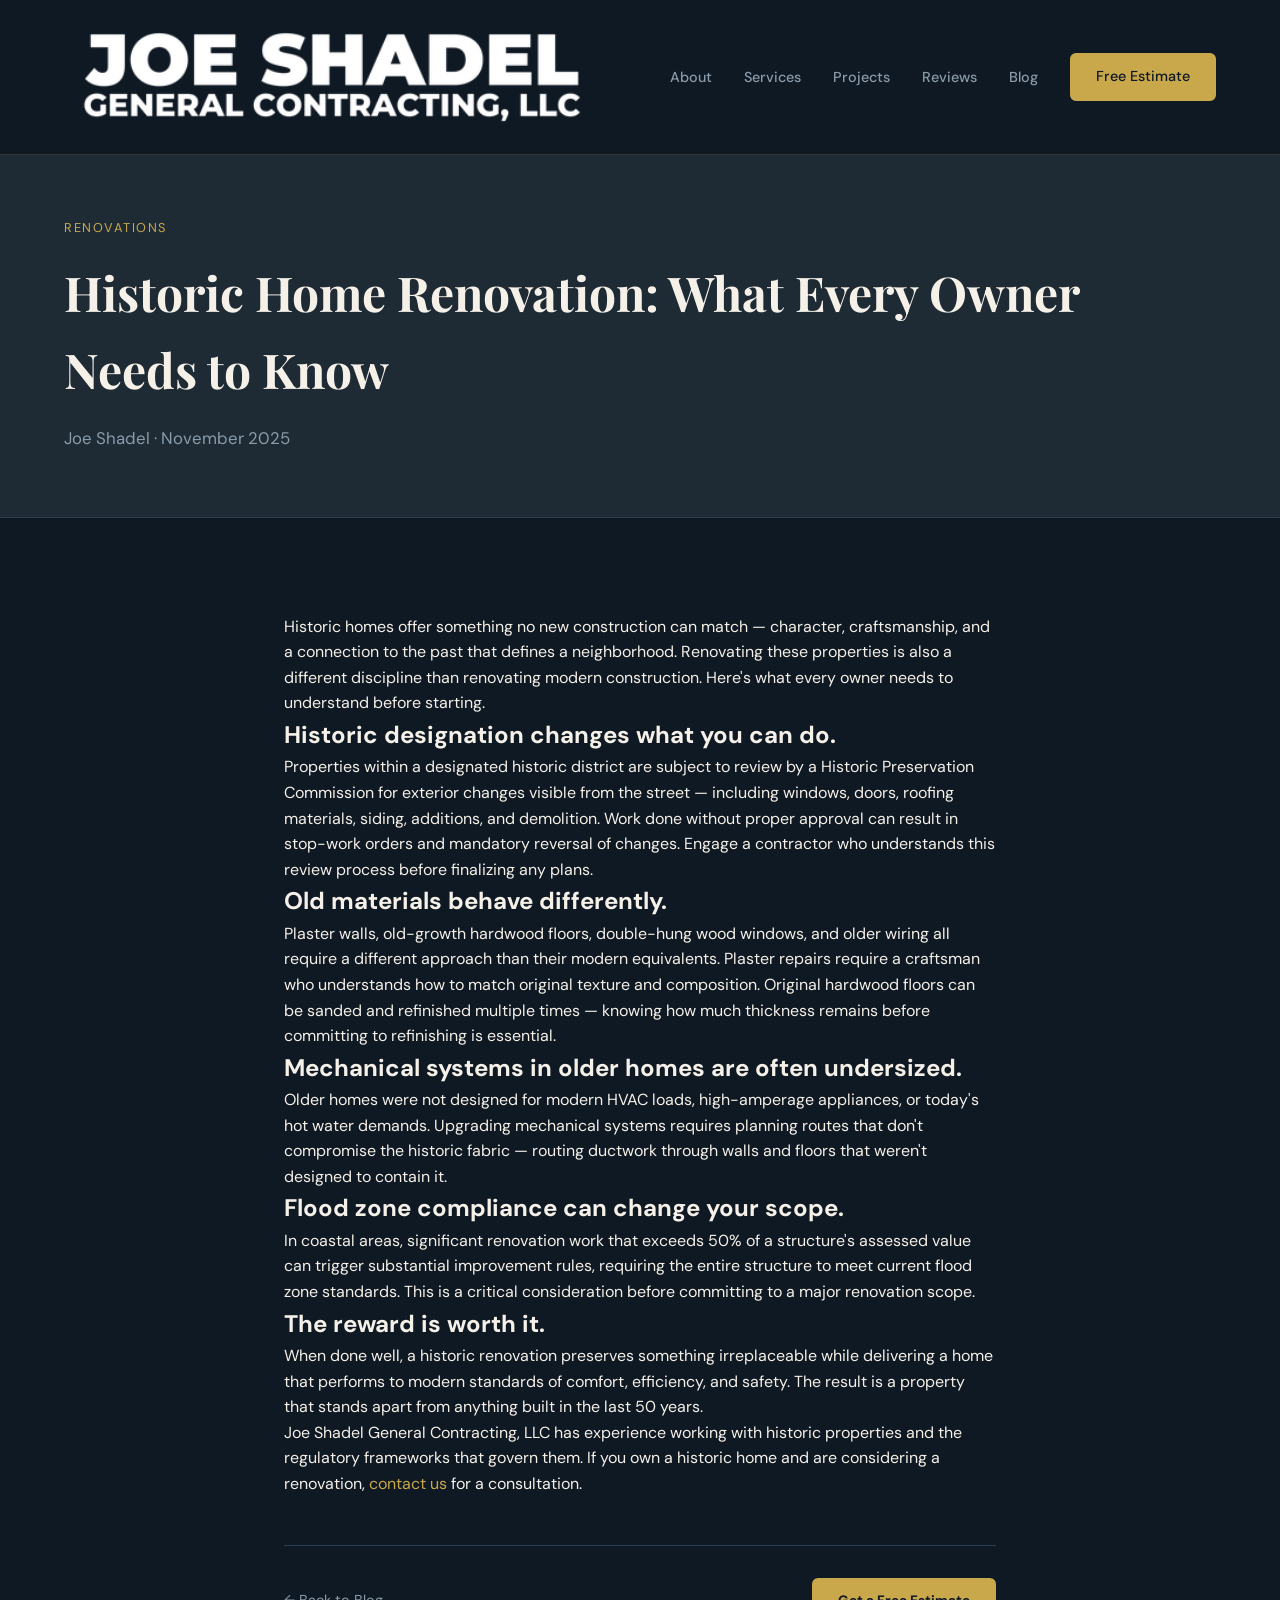
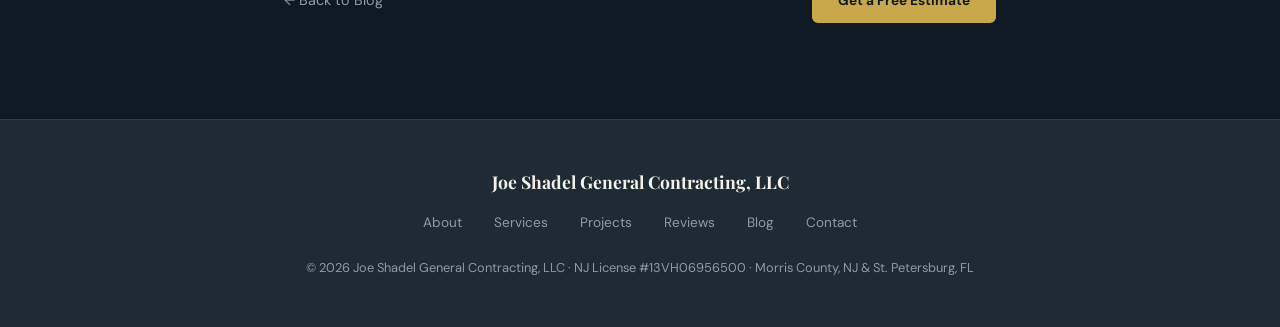
<file: blog-historic-home-renovation.html>
<!DOCTYPE html>
<html lang="en">
<head>
  <meta charset="UTF-8">
  <meta name="viewport" content="width=device-width, initial-scale=1.0">
  <title>Historic Home Renovation: What Every Owner Needs to Know | Joe Shadel General Contracting, LLC</title>
  <meta name="description" content="Renovating a historic home requires a different approach. Joe Shadel covers historic designation rules, old materials, mechanical upgrades, and flood zone compliance.">
  <link rel="canonical" href="https://joeshadelgeneralcontracting.com/blog-historic-home-renovation.html">
  <meta property="og:type" content="article">
  <meta property="og:url" content="https://joeshadelgeneralcontracting.com/blog-historic-home-renovation.html">
  <meta property="og:title" content="Historic Home Renovation: What Every Owner Needs to Know">
  <meta property="og:description" content="Renovating a historic home requires a different approach. Joe Shadel covers historic designation rules, old materials, mechanical upgrades, and flood zone compliance.">
  <meta property="og:image" content="https://joeshadelgeneralcontracting.com/joeshadel-photos/image_29.jpg">
  <script type="application/ld+json">
  {
    "@context": "https://schema.org",
    "@type": "BlogPosting",
    "headline": "Historic Home Renovation: What Every Owner Needs to Know",
    "author": { "@type": "Person", "name": "Joe Shadel" },
    "publisher": { "@type": "Organization", "name": "Joe Shadel General Contracting, LLC", "url": "https://joeshadelgeneralcontracting.com" },
    "datePublished": "2025-11-01",
    "description": "Renovating a historic home requires a different approach. Joe Shadel covers historic designation rules, old materials, mechanical upgrades, and flood zone compliance.",
    "mainEntityOfPage": "https://joeshadelgeneralcontracting.com/blog-historic-home-renovation.html"
  }
  </script>
  <link rel="preconnect" href="https://fonts.googleapis.com">
  <link rel="preconnect" href="https://fonts.gstatic.com" crossorigin>
  <link href="https://fonts.googleapis.com/css2?family=DM+Sans:ital,wght@0,400;0,500;0,700;1,400&family=Playfair+Display:wght@400;600;700&display=swap" rel="stylesheet">
  <link rel="stylesheet" href="styles.css">
</head>
<body>

  <nav class="nav nav--scrolled" id="nav">
    <div class="nav__inner container">
      <a href="index.html" class="nav__logo"><img src="joeshadel-photos/logo.png" alt="Joe Shadel General Contracting, LLC" class="nav__logo-img"></a>
      <button class="nav__hamburger" id="hamburger" aria-label="Toggle menu">
        <span></span><span></span><span></span>
      </button>
      <ul class="nav__links" id="nav-links">
        <li><a href="index.html#about">About</a></li>
        <li><a href="index.html#services">Services</a></li>
        <li><a href="index.html#projects">Projects</a></li>
        <li><a href="index.html#testimonials">Reviews</a></li>
        <li><a href="blog.html">Blog</a></li>
        <li><a href="index.html#contact" class="btn btn--gold btn--sm">Free Estimate</a></li>
      </ul>
    </div>
  </nav>

  <main>
    <section class="page-hero">
      <div class="container">
        <span class="page-hero__label">Renovations</span>
        <h1 class="page-hero__title">Historic Home Renovation: What Every Owner Needs to Know</h1>
        <p class="page-hero__sub">Joe Shadel &middot; November 2025</p>
      </div>
    </section>

    <article class="section" style="background: var(--navy);">
      <div class="container" style="max-width: 760px;">
        <p>Historic homes offer something no new construction can match — character, craftsmanship, and a connection to the past that defines a neighborhood. Renovating these properties is also a different discipline than renovating modern construction. Here's what every owner needs to understand before starting.</p>

        <h2>Historic designation changes what you can do.</h2>
        <p>Properties within a designated historic district are subject to review by a Historic Preservation Commission for exterior changes visible from the street — including windows, doors, roofing materials, siding, additions, and demolition. Work done without proper approval can result in stop-work orders and mandatory reversal of changes. Engage a contractor who understands this review process before finalizing any plans.</p>

        <h2>Old materials behave differently.</h2>
        <p>Plaster walls, old-growth hardwood floors, double-hung wood windows, and older wiring all require a different approach than their modern equivalents. Plaster repairs require a craftsman who understands how to match original texture and composition. Original hardwood floors can be sanded and refinished multiple times — knowing how much thickness remains before committing to refinishing is essential.</p>

        <h2>Mechanical systems in older homes are often undersized.</h2>
        <p>Older homes were not designed for modern HVAC loads, high-amperage appliances, or today's hot water demands. Upgrading mechanical systems requires planning routes that don't compromise the historic fabric — routing ductwork through walls and floors that weren't designed to contain it.</p>

        <h2>Flood zone compliance can change your scope.</h2>
        <p>In coastal areas, significant renovation work that exceeds 50% of a structure's assessed value can trigger substantial improvement rules, requiring the entire structure to meet current flood zone standards. This is a critical consideration before committing to a major renovation scope.</p>

        <h2>The reward is worth it.</h2>
        <p>When done well, a historic renovation preserves something irreplaceable while delivering a home that performs to modern standards of comfort, efficiency, and safety. The result is a property that stands apart from anything built in the last 50 years.</p>

        <p>Joe Shadel General Contracting, LLC has experience working with historic properties and the regulatory frameworks that govern them. If you own a historic home and are considering a renovation, <a href="index.html#contact" style="color: var(--gold);">contact us</a> for a consultation.</p>

        <div style="margin-top: 48px; padding-top: 32px; border-top: 1px solid var(--slate); display: flex; justify-content: space-between; align-items: center; flex-wrap: wrap; gap: 16px;">
          <a href="blog.html" style="color: var(--muted); font-size: 0.9rem;">&larr; Back to Blog</a>
          <a href="index.html#contact" class="btn btn--gold btn--sm">Get a Free Estimate</a>
        </div>
      </div>
    </article>
  </main>

  <footer class="footer">
    <div class="footer__inner container">
      <div class="footer__brand">Joe Shadel General Contracting, LLC</div>
      <nav class="footer__nav">
        <a href="index.html#about">About</a>
        <a href="index.html#services">Services</a>
        <a href="index.html#projects">Projects</a>
        <a href="index.html#testimonials">Reviews</a>
        <a href="blog.html">Blog</a>
        <a href="index.html#contact">Contact</a>
      </nav>
      <p class="footer__legal">&copy; 2026 Joe Shadel General Contracting, LLC &middot; NJ License #13VH06956500 &middot; Morris County, NJ &amp; St. Petersburg, FL</p>
    </div>
  </footer>

  <script>
    const hamburger = document.getElementById('hamburger');
    const navLinks = document.getElementById('nav-links');
    hamburger.addEventListener('click', () => {
      hamburger.classList.toggle('active');
      navLinks.classList.toggle('open');
    });
    navLinks.querySelectorAll('a').forEach(link => {
      link.addEventListener('click', () => {
        hamburger.classList.remove('active');
        navLinks.classList.remove('open');
      });
    });
  </script>
</body>
</html>
</file>
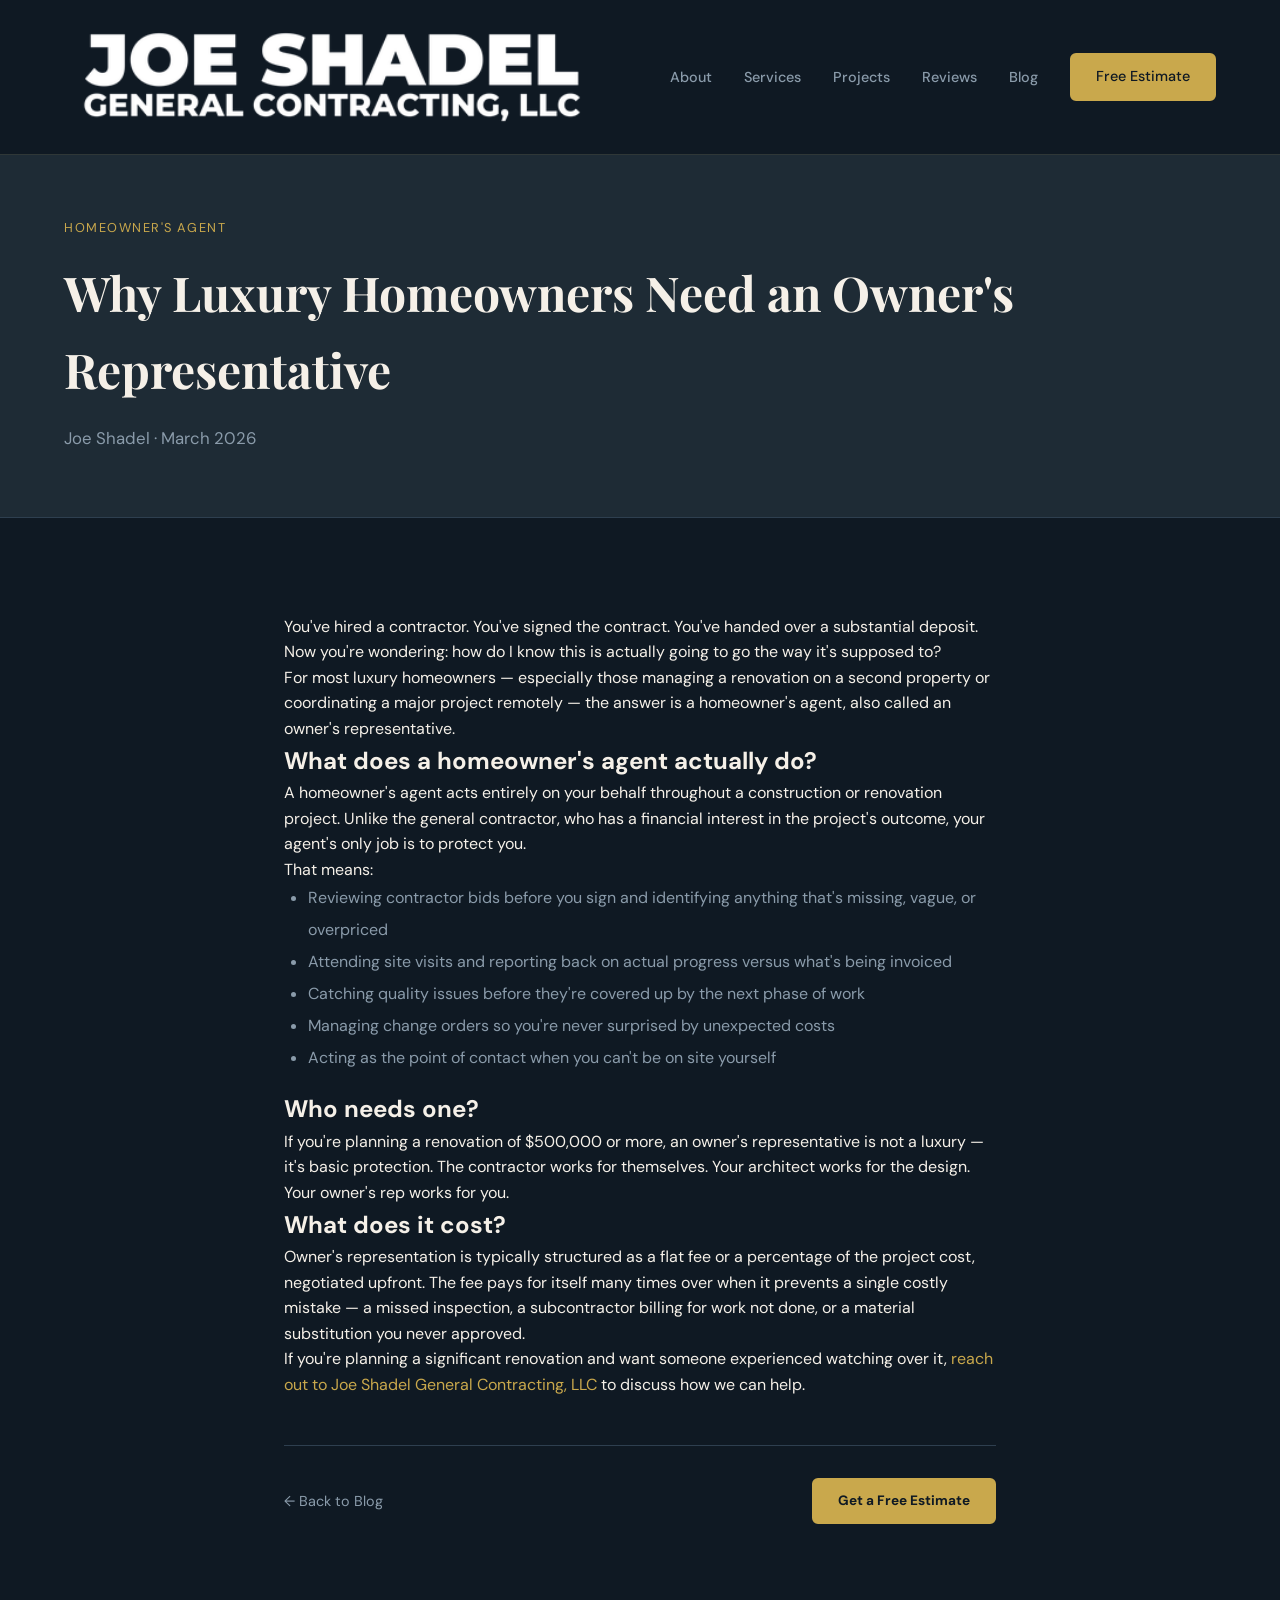
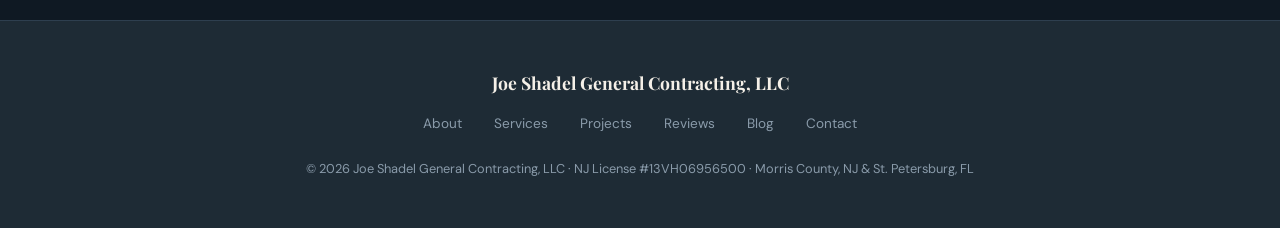
<file: blog-homeowners-agent.html>
<!DOCTYPE html>
<html lang="en">
<head>
  <meta charset="UTF-8">
  <meta name="viewport" content="width=device-width, initial-scale=1.0">
  <title>Why Luxury Homeowners Need an Owner's Representative | Joe Shadel General Contracting, LLC</title>
  <meta name="description" content="A homeowner's agent acts entirely on your behalf during a renovation. Joe Shadel explains what an owner's representative does and who needs one.">
  <link rel="canonical" href="https://joeshadelgeneralcontracting.com/blog-homeowners-agent.html">
  <meta property="og:type" content="article">
  <meta property="og:url" content="https://joeshadelgeneralcontracting.com/blog-homeowners-agent.html">
  <meta property="og:title" content="Why Luxury Homeowners Need an Owner's Representative">
  <meta property="og:description" content="A homeowner's agent acts entirely on your behalf during a renovation. Joe Shadel explains what an owner's representative does and who needs one.">
  <meta property="og:image" content="https://joeshadelgeneralcontracting.com/joeshadel-photos/image_29.jpg">
  <script type="application/ld+json">
  {
    "@context": "https://schema.org",
    "@type": "BlogPosting",
    "headline": "Why Luxury Homeowners Need an Owner's Representative",
    "author": { "@type": "Person", "name": "Joe Shadel" },
    "publisher": { "@type": "Organization", "name": "Joe Shadel General Contracting, LLC", "url": "https://joeshadelgeneralcontracting.com" },
    "datePublished": "2026-03-01",
    "description": "A homeowner's agent acts entirely on your behalf during a renovation. Joe Shadel explains what an owner's representative does and who needs one.",
    "mainEntityOfPage": "https://joeshadelgeneralcontracting.com/blog-homeowners-agent.html"
  }
  </script>
  <link rel="preconnect" href="https://fonts.googleapis.com">
  <link rel="preconnect" href="https://fonts.gstatic.com" crossorigin>
  <link href="https://fonts.googleapis.com/css2?family=DM+Sans:ital,wght@0,400;0,500;0,700;1,400&family=Playfair+Display:wght@400;600;700&display=swap" rel="stylesheet">
  <link rel="stylesheet" href="styles.css">
</head>
<body>

  <nav class="nav nav--scrolled" id="nav">
    <div class="nav__inner container">
      <a href="index.html" class="nav__logo"><img src="joeshadel-photos/logo.png" alt="Joe Shadel General Contracting, LLC" class="nav__logo-img"></a>
      <button class="nav__hamburger" id="hamburger" aria-label="Toggle menu">
        <span></span><span></span><span></span>
      </button>
      <ul class="nav__links" id="nav-links">
        <li><a href="index.html#about">About</a></li>
        <li><a href="index.html#services">Services</a></li>
        <li><a href="index.html#projects">Projects</a></li>
        <li><a href="index.html#testimonials">Reviews</a></li>
        <li><a href="blog.html">Blog</a></li>
        <li><a href="index.html#contact" class="btn btn--gold btn--sm">Free Estimate</a></li>
      </ul>
    </div>
  </nav>

  <main>
    <section class="page-hero">
      <div class="container">
        <span class="page-hero__label">Homeowner's Agent</span>
        <h1 class="page-hero__title">Why Luxury Homeowners Need an Owner's Representative</h1>
        <p class="page-hero__sub">Joe Shadel &middot; March 2026</p>
      </div>
    </section>

    <article class="section" style="background: var(--navy);">
      <div class="container" style="max-width: 760px;">
        <p>You've hired a contractor. You've signed the contract. You've handed over a substantial deposit. Now you're wondering: how do I know this is actually going to go the way it's supposed to?</p>
        <p>For most luxury homeowners — especially those managing a renovation on a second property or coordinating a major project remotely — the answer is a homeowner's agent, also called an owner's representative.</p>

        <h2>What does a homeowner's agent actually do?</h2>
        <p>A homeowner's agent acts entirely on your behalf throughout a construction or renovation project. Unlike the general contractor, who has a financial interest in the project's outcome, your agent's only job is to protect you.</p>
        <p>That means:</p>
        <ul style="color: var(--muted); line-height: 2; padding-left: 24px; margin-bottom: 16px;">
          <li>Reviewing contractor bids before you sign and identifying anything that's missing, vague, or overpriced</li>
          <li>Attending site visits and reporting back on actual progress versus what's being invoiced</li>
          <li>Catching quality issues before they're covered up by the next phase of work</li>
          <li>Managing change orders so you're never surprised by unexpected costs</li>
          <li>Acting as the point of contact when you can't be on site yourself</li>
        </ul>

        <h2>Who needs one?</h2>
        <p>If you're planning a renovation of $500,000 or more, an owner's representative is not a luxury — it's basic protection. The contractor works for themselves. Your architect works for the design. Your owner's rep works for you.</p>

        <h2>What does it cost?</h2>
        <p>Owner's representation is typically structured as a flat fee or a percentage of the project cost, negotiated upfront. The fee pays for itself many times over when it prevents a single costly mistake — a missed inspection, a subcontractor billing for work not done, or a material substitution you never approved.</p>

        <p>If you're planning a significant renovation and want someone experienced watching over it, <a href="index.html#contact" style="color: var(--gold);">reach out to Joe Shadel General Contracting, LLC</a> to discuss how we can help.</p>

        <div style="margin-top: 48px; padding-top: 32px; border-top: 1px solid var(--slate); display: flex; justify-content: space-between; align-items: center; flex-wrap: wrap; gap: 16px;">
          <a href="blog.html" style="color: var(--muted); font-size: 0.9rem;">&larr; Back to Blog</a>
          <a href="index.html#contact" class="btn btn--gold btn--sm">Get a Free Estimate</a>
        </div>
      </div>
    </article>
  </main>

  <footer class="footer">
    <div class="footer__inner container">
      <div class="footer__brand">Joe Shadel General Contracting, LLC</div>
      <nav class="footer__nav">
        <a href="index.html#about">About</a>
        <a href="index.html#services">Services</a>
        <a href="index.html#projects">Projects</a>
        <a href="index.html#testimonials">Reviews</a>
        <a href="blog.html">Blog</a>
        <a href="index.html#contact">Contact</a>
      </nav>
      <p class="footer__legal">&copy; 2026 Joe Shadel General Contracting, LLC &middot; NJ License #13VH06956500 &middot; Morris County, NJ &amp; St. Petersburg, FL</p>
    </div>
  </footer>

  <script>
    const hamburger = document.getElementById('hamburger');
    const navLinks = document.getElementById('nav-links');
    hamburger.addEventListener('click', () => {
      hamburger.classList.toggle('active');
      navLinks.classList.toggle('open');
    });
    navLinks.querySelectorAll('a').forEach(link => {
      link.addEventListener('click', () => {
        hamburger.classList.remove('active');
        navLinks.classList.remove('open');
      });
    });
  </script>
</body>
</html>
</file>
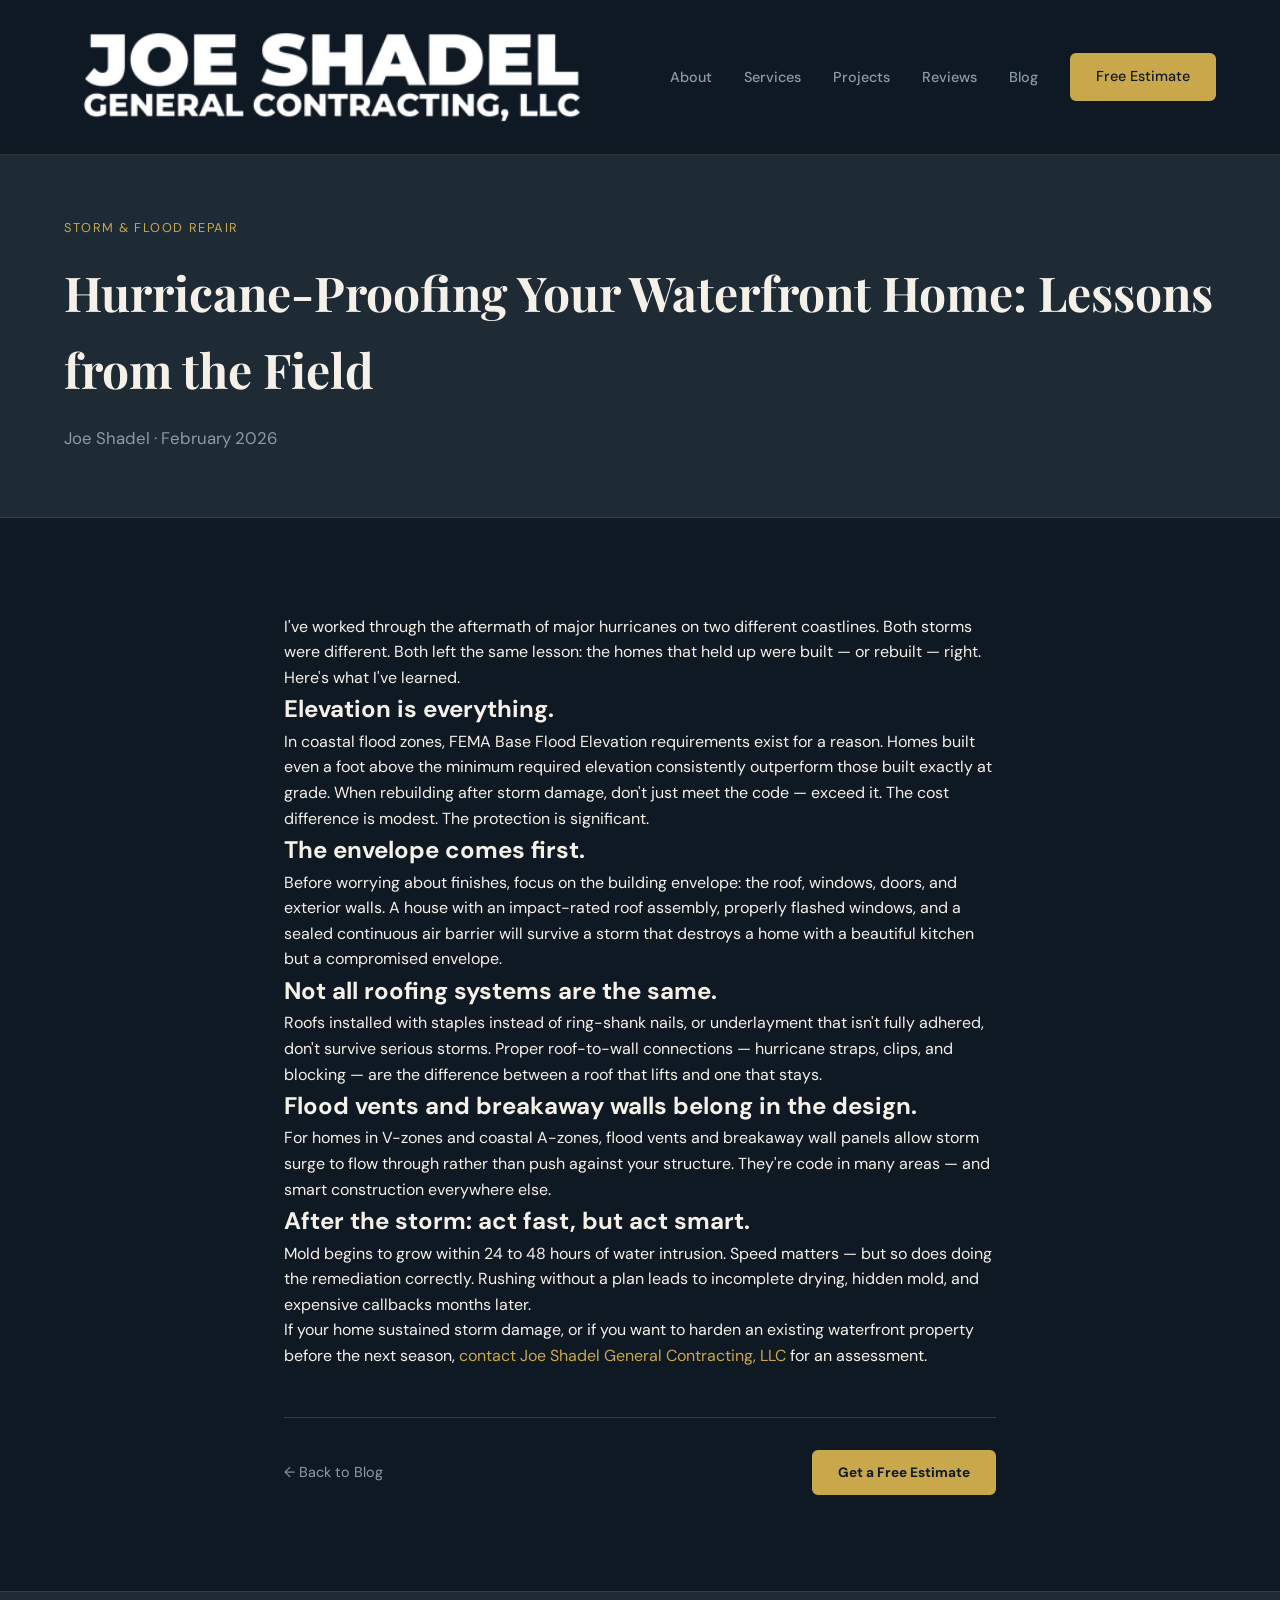
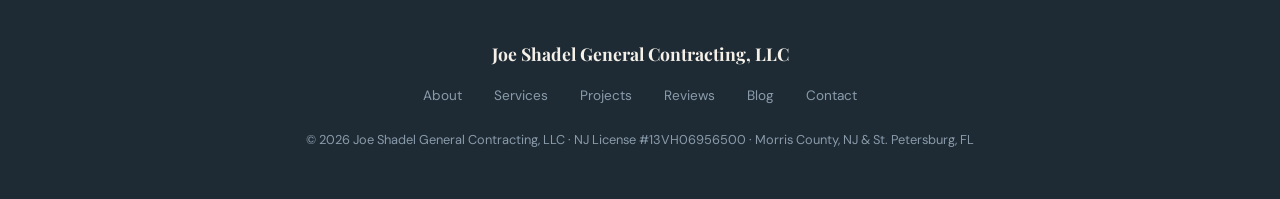
<file: blog-hurricane-proofing.html>
<!DOCTYPE html>
<html lang="en">
<head>
  <meta charset="UTF-8">
  <meta name="viewport" content="width=device-width, initial-scale=1.0">
  <title>Hurricane-Proofing Your Waterfront Home: Lessons from the Field | Joe Shadel General Contracting, LLC</title>
  <meta name="description" content="After working through the aftermath of multiple major hurricanes, Joe Shadel shares what structural decisions make the difference when the next storm hits.">
  <link rel="canonical" href="https://joeshadelgeneralcontracting.com/blog-hurricane-proofing.html">
  <meta property="og:type" content="article">
  <meta property="og:url" content="https://joeshadelgeneralcontracting.com/blog-hurricane-proofing.html">
  <meta property="og:title" content="Hurricane-Proofing Your Waterfront Home: Lessons from the Field">
  <meta property="og:description" content="After working through the aftermath of multiple major hurricanes, Joe Shadel shares what structural decisions make the difference when the next storm hits.">
  <meta property="og:image" content="https://joeshadelgeneralcontracting.com/joeshadel-photos/image_29.jpg">
  <script type="application/ld+json">
  {
    "@context": "https://schema.org",
    "@type": "BlogPosting",
    "headline": "Hurricane-Proofing Your Waterfront Home: Lessons from the Field",
    "author": { "@type": "Person", "name": "Joe Shadel" },
    "publisher": { "@type": "Organization", "name": "Joe Shadel General Contracting, LLC", "url": "https://joeshadelgeneralcontracting.com" },
    "datePublished": "2026-02-01",
    "description": "After working through the aftermath of multiple major hurricanes, Joe Shadel shares what structural decisions make the difference when the next storm hits.",
    "mainEntityOfPage": "https://joeshadelgeneralcontracting.com/blog-hurricane-proofing.html"
  }
  </script>
  <link rel="preconnect" href="https://fonts.googleapis.com">
  <link rel="preconnect" href="https://fonts.gstatic.com" crossorigin>
  <link href="https://fonts.googleapis.com/css2?family=DM+Sans:ital,wght@0,400;0,500;0,700;1,400&family=Playfair+Display:wght@400;600;700&display=swap" rel="stylesheet">
  <link rel="stylesheet" href="styles.css">
</head>
<body>

  <nav class="nav nav--scrolled" id="nav">
    <div class="nav__inner container">
      <a href="index.html" class="nav__logo"><img src="joeshadel-photos/logo.png" alt="Joe Shadel General Contracting, LLC" class="nav__logo-img"></a>
      <button class="nav__hamburger" id="hamburger" aria-label="Toggle menu">
        <span></span><span></span><span></span>
      </button>
      <ul class="nav__links" id="nav-links">
        <li><a href="index.html#about">About</a></li>
        <li><a href="index.html#services">Services</a></li>
        <li><a href="index.html#projects">Projects</a></li>
        <li><a href="index.html#testimonials">Reviews</a></li>
        <li><a href="blog.html">Blog</a></li>
        <li><a href="index.html#contact" class="btn btn--gold btn--sm">Free Estimate</a></li>
      </ul>
    </div>
  </nav>

  <main>
    <section class="page-hero">
      <div class="container">
        <span class="page-hero__label">Storm &amp; Flood Repair</span>
        <h1 class="page-hero__title">Hurricane-Proofing Your Waterfront Home: Lessons from the Field</h1>
        <p class="page-hero__sub">Joe Shadel &middot; February 2026</p>
      </div>
    </section>

    <article class="section" style="background: var(--navy);">
      <div class="container" style="max-width: 760px;">
        <p>I've worked through the aftermath of major hurricanes on two different coastlines. Both storms were different. Both left the same lesson: the homes that held up were built — or rebuilt — right.</p>
        <p>Here's what I've learned.</p>

        <h2>Elevation is everything.</h2>
        <p>In coastal flood zones, FEMA Base Flood Elevation requirements exist for a reason. Homes built even a foot above the minimum required elevation consistently outperform those built exactly at grade. When rebuilding after storm damage, don't just meet the code — exceed it. The cost difference is modest. The protection is significant.</p>

        <h2>The envelope comes first.</h2>
        <p>Before worrying about finishes, focus on the building envelope: the roof, windows, doors, and exterior walls. A house with an impact-rated roof assembly, properly flashed windows, and a sealed continuous air barrier will survive a storm that destroys a home with a beautiful kitchen but a compromised envelope.</p>

        <h2>Not all roofing systems are the same.</h2>
        <p>Roofs installed with staples instead of ring-shank nails, or underlayment that isn't fully adhered, don't survive serious storms. Proper roof-to-wall connections — hurricane straps, clips, and blocking — are the difference between a roof that lifts and one that stays.</p>

        <h2>Flood vents and breakaway walls belong in the design.</h2>
        <p>For homes in V-zones and coastal A-zones, flood vents and breakaway wall panels allow storm surge to flow through rather than push against your structure. They're code in many areas — and smart construction everywhere else.</p>

        <h2>After the storm: act fast, but act smart.</h2>
        <p>Mold begins to grow within 24 to 48 hours of water intrusion. Speed matters — but so does doing the remediation correctly. Rushing without a plan leads to incomplete drying, hidden mold, and expensive callbacks months later.</p>

        <p>If your home sustained storm damage, or if you want to harden an existing waterfront property before the next season, <a href="index.html#contact" style="color: var(--gold);">contact Joe Shadel General Contracting, LLC</a> for an assessment.</p>

        <div style="margin-top: 48px; padding-top: 32px; border-top: 1px solid var(--slate); display: flex; justify-content: space-between; align-items: center; flex-wrap: wrap; gap: 16px;">
          <a href="blog.html" style="color: var(--muted); font-size: 0.9rem;">&larr; Back to Blog</a>
          <a href="index.html#contact" class="btn btn--gold btn--sm">Get a Free Estimate</a>
        </div>
      </div>
    </article>
  </main>

  <footer class="footer">
    <div class="footer__inner container">
      <div class="footer__brand">Joe Shadel General Contracting, LLC</div>
      <nav class="footer__nav">
        <a href="index.html#about">About</a>
        <a href="index.html#services">Services</a>
        <a href="index.html#projects">Projects</a>
        <a href="index.html#testimonials">Reviews</a>
        <a href="blog.html">Blog</a>
        <a href="index.html#contact">Contact</a>
      </nav>
      <p class="footer__legal">&copy; 2026 Joe Shadel General Contracting, LLC &middot; NJ License #13VH06956500 &middot; Morris County, NJ &amp; St. Petersburg, FL</p>
    </div>
  </footer>

  <script>
    const hamburger = document.getElementById('hamburger');
    const navLinks = document.getElementById('nav-links');
    hamburger.addEventListener('click', () => {
      hamburger.classList.toggle('active');
      navLinks.classList.toggle('open');
    });
    navLinks.querySelectorAll('a').forEach(link => {
      link.addEventListener('click', () => {
        hamburger.classList.remove('active');
        navLinks.classList.remove('open');
      });
    });
  </script>
</body>
</html>
</file>
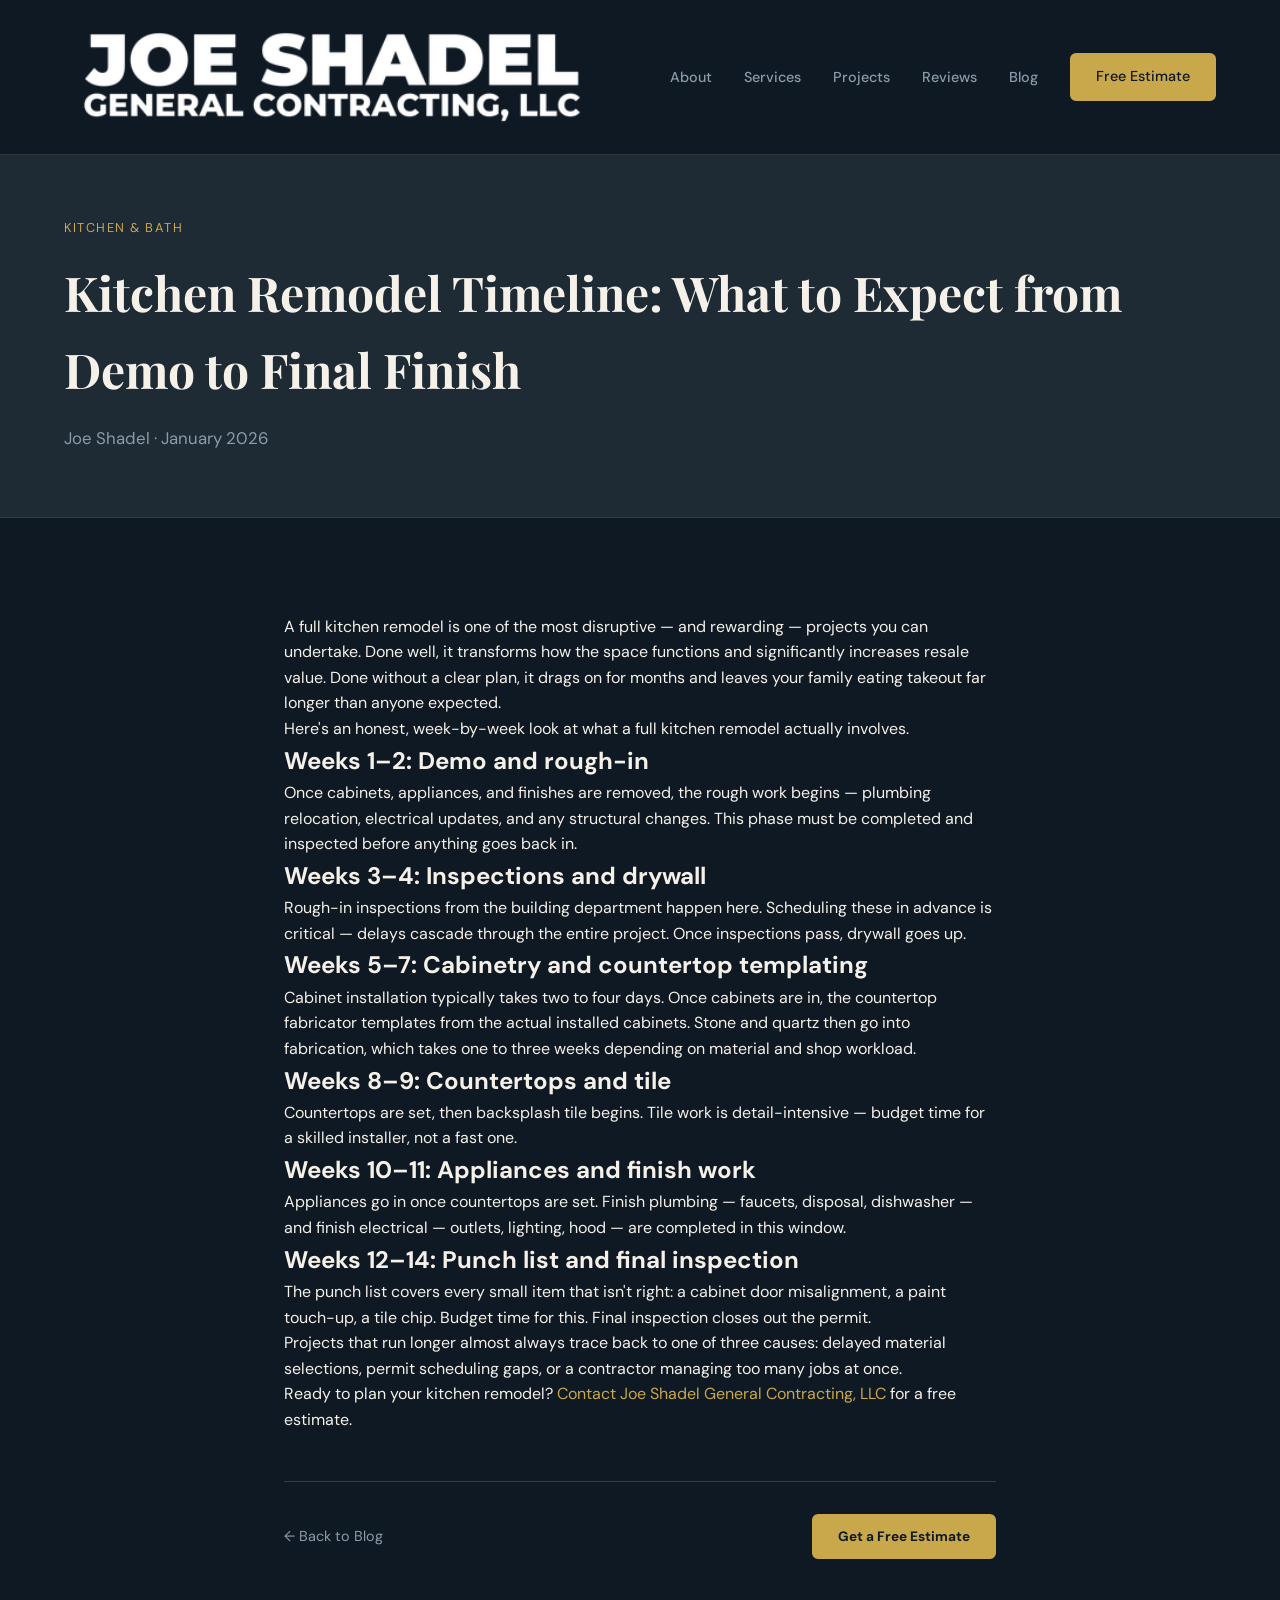
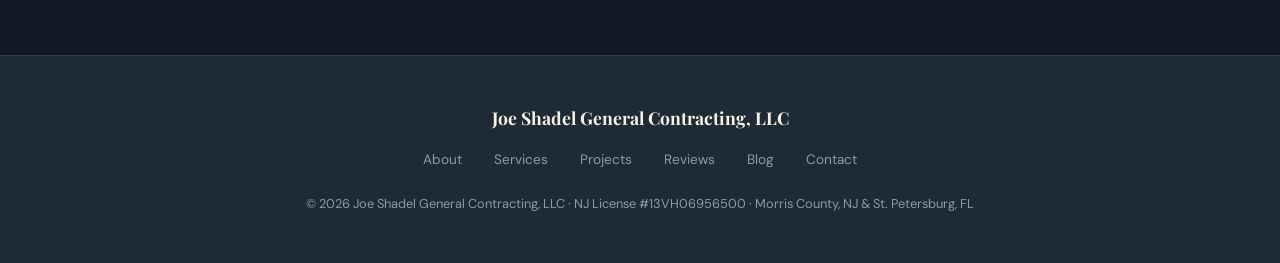
<file: blog-kitchen-remodel-timeline.html>
<!DOCTYPE html>
<html lang="en">
<head>
  <meta charset="UTF-8">
  <meta name="viewport" content="width=device-width, initial-scale=1.0">
  <title>Kitchen Remodel Timeline: What to Expect from Demo to Final Finish | Joe Shadel General Contracting, LLC</title>
  <meta name="description" content="A full kitchen remodel takes 10–14 weeks. Joe Shadel walks through every phase — demo, rough-in, cabinetry, countertops, tile, and final punch list.">
  <link rel="canonical" href="https://joeshadelgeneralcontracting.com/blog-kitchen-remodel-timeline.html">
  <meta property="og:type" content="article">
  <meta property="og:url" content="https://joeshadelgeneralcontracting.com/blog-kitchen-remodel-timeline.html">
  <meta property="og:title" content="Kitchen Remodel Timeline: What to Expect from Demo to Final Finish">
  <meta property="og:description" content="A full kitchen remodel takes 10–14 weeks. Joe Shadel walks through every phase — demo, rough-in, cabinetry, countertops, tile, and final punch list.">
  <meta property="og:image" content="https://joeshadelgeneralcontracting.com/joeshadel-photos/image_29.jpg">
  <script type="application/ld+json">
  {
    "@context": "https://schema.org",
    "@type": "BlogPosting",
    "headline": "Kitchen Remodel Timeline: What to Expect from Demo to Final Finish",
    "author": { "@type": "Person", "name": "Joe Shadel" },
    "publisher": { "@type": "Organization", "name": "Joe Shadel General Contracting, LLC", "url": "https://joeshadelgeneralcontracting.com" },
    "datePublished": "2026-01-01",
    "description": "A full kitchen remodel takes 10–14 weeks. Joe Shadel walks through every phase — demo, rough-in, cabinetry, countertops, tile, and final punch list.",
    "mainEntityOfPage": "https://joeshadelgeneralcontracting.com/blog-kitchen-remodel-timeline.html"
  }
  </script>
  <link rel="preconnect" href="https://fonts.googleapis.com">
  <link rel="preconnect" href="https://fonts.gstatic.com" crossorigin>
  <link href="https://fonts.googleapis.com/css2?family=DM+Sans:ital,wght@0,400;0,500;0,700;1,400&family=Playfair+Display:wght@400;600;700&display=swap" rel="stylesheet">
  <link rel="stylesheet" href="styles.css">
</head>
<body>

  <nav class="nav nav--scrolled" id="nav">
    <div class="nav__inner container">
      <a href="index.html" class="nav__logo"><img src="joeshadel-photos/logo.png" alt="Joe Shadel General Contracting, LLC" class="nav__logo-img"></a>
      <button class="nav__hamburger" id="hamburger" aria-label="Toggle menu">
        <span></span><span></span><span></span>
      </button>
      <ul class="nav__links" id="nav-links">
        <li><a href="index.html#about">About</a></li>
        <li><a href="index.html#services">Services</a></li>
        <li><a href="index.html#projects">Projects</a></li>
        <li><a href="index.html#testimonials">Reviews</a></li>
        <li><a href="blog.html">Blog</a></li>
        <li><a href="index.html#contact" class="btn btn--gold btn--sm">Free Estimate</a></li>
      </ul>
    </div>
  </nav>

  <main>
    <section class="page-hero">
      <div class="container">
        <span class="page-hero__label">Kitchen &amp; Bath</span>
        <h1 class="page-hero__title">Kitchen Remodel Timeline: What to Expect from Demo to Final Finish</h1>
        <p class="page-hero__sub">Joe Shadel &middot; January 2026</p>
      </div>
    </section>

    <article class="section" style="background: var(--navy);">
      <div class="container" style="max-width: 760px;">
        <p>A full kitchen remodel is one of the most disruptive — and rewarding — projects you can undertake. Done well, it transforms how the space functions and significantly increases resale value. Done without a clear plan, it drags on for months and leaves your family eating takeout far longer than anyone expected.</p>
        <p>Here's an honest, week-by-week look at what a full kitchen remodel actually involves.</p>

        <h2>Weeks 1–2: Demo and rough-in</h2>
        <p>Once cabinets, appliances, and finishes are removed, the rough work begins — plumbing relocation, electrical updates, and any structural changes. This phase must be completed and inspected before anything goes back in.</p>

        <h2>Weeks 3–4: Inspections and drywall</h2>
        <p>Rough-in inspections from the building department happen here. Scheduling these in advance is critical — delays cascade through the entire project. Once inspections pass, drywall goes up.</p>

        <h2>Weeks 5–7: Cabinetry and countertop templating</h2>
        <p>Cabinet installation typically takes two to four days. Once cabinets are in, the countertop fabricator templates from the actual installed cabinets. Stone and quartz then go into fabrication, which takes one to three weeks depending on material and shop workload.</p>

        <h2>Weeks 8–9: Countertops and tile</h2>
        <p>Countertops are set, then backsplash tile begins. Tile work is detail-intensive — budget time for a skilled installer, not a fast one.</p>

        <h2>Weeks 10–11: Appliances and finish work</h2>
        <p>Appliances go in once countertops are set. Finish plumbing — faucets, disposal, dishwasher — and finish electrical — outlets, lighting, hood — are completed in this window.</p>

        <h2>Weeks 12–14: Punch list and final inspection</h2>
        <p>The punch list covers every small item that isn't right: a cabinet door misalignment, a paint touch-up, a tile chip. Budget time for this. Final inspection closes out the permit.</p>

        <p>Projects that run longer almost always trace back to one of three causes: delayed material selections, permit scheduling gaps, or a contractor managing too many jobs at once.</p>

        <p>Ready to plan your kitchen remodel? <a href="index.html#contact" style="color: var(--gold);">Contact Joe Shadel General Contracting, LLC</a> for a free estimate.</p>

        <div style="margin-top: 48px; padding-top: 32px; border-top: 1px solid var(--slate); display: flex; justify-content: space-between; align-items: center; flex-wrap: wrap; gap: 16px;">
          <a href="blog.html" style="color: var(--muted); font-size: 0.9rem;">&larr; Back to Blog</a>
          <a href="index.html#contact" class="btn btn--gold btn--sm">Get a Free Estimate</a>
        </div>
      </div>
    </article>
  </main>

  <footer class="footer">
    <div class="footer__inner container">
      <div class="footer__brand">Joe Shadel General Contracting, LLC</div>
      <nav class="footer__nav">
        <a href="index.html#about">About</a>
        <a href="index.html#services">Services</a>
        <a href="index.html#projects">Projects</a>
        <a href="index.html#testimonials">Reviews</a>
        <a href="blog.html">Blog</a>
        <a href="index.html#contact">Contact</a>
      </nav>
      <p class="footer__legal">&copy; 2026 Joe Shadel General Contracting, LLC &middot; NJ License #13VH06956500 &middot; Morris County, NJ &amp; St. Petersburg, FL</p>
    </div>
  </footer>

  <script>
    const hamburger = document.getElementById('hamburger');
    const navLinks = document.getElementById('nav-links');
    hamburger.addEventListener('click', () => {
      hamburger.classList.toggle('active');
      navLinks.classList.toggle('open');
    });
    navLinks.querySelectorAll('a').forEach(link => {
      link.addEventListener('click', () => {
        hamburger.classList.remove('active');
        navLinks.classList.remove('open');
      });
    });
  </script>
</body>
</html>
</file>
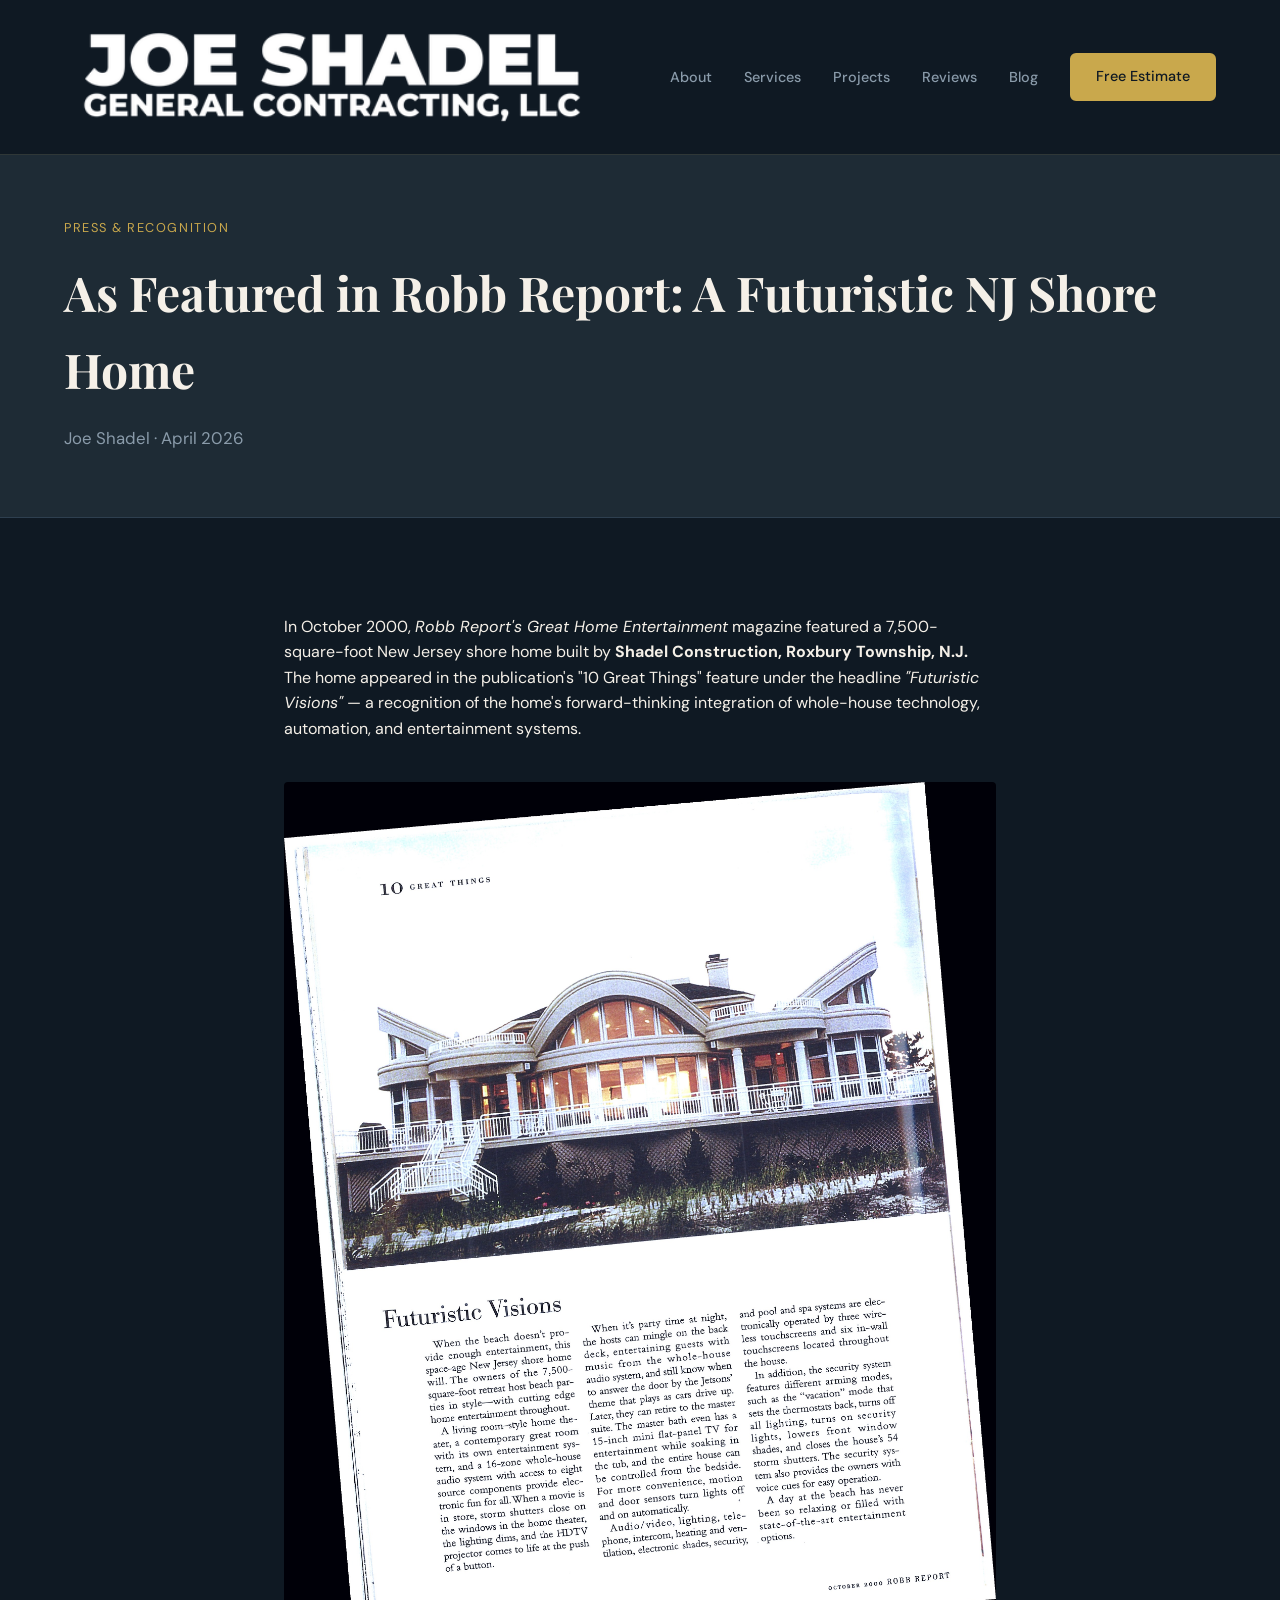
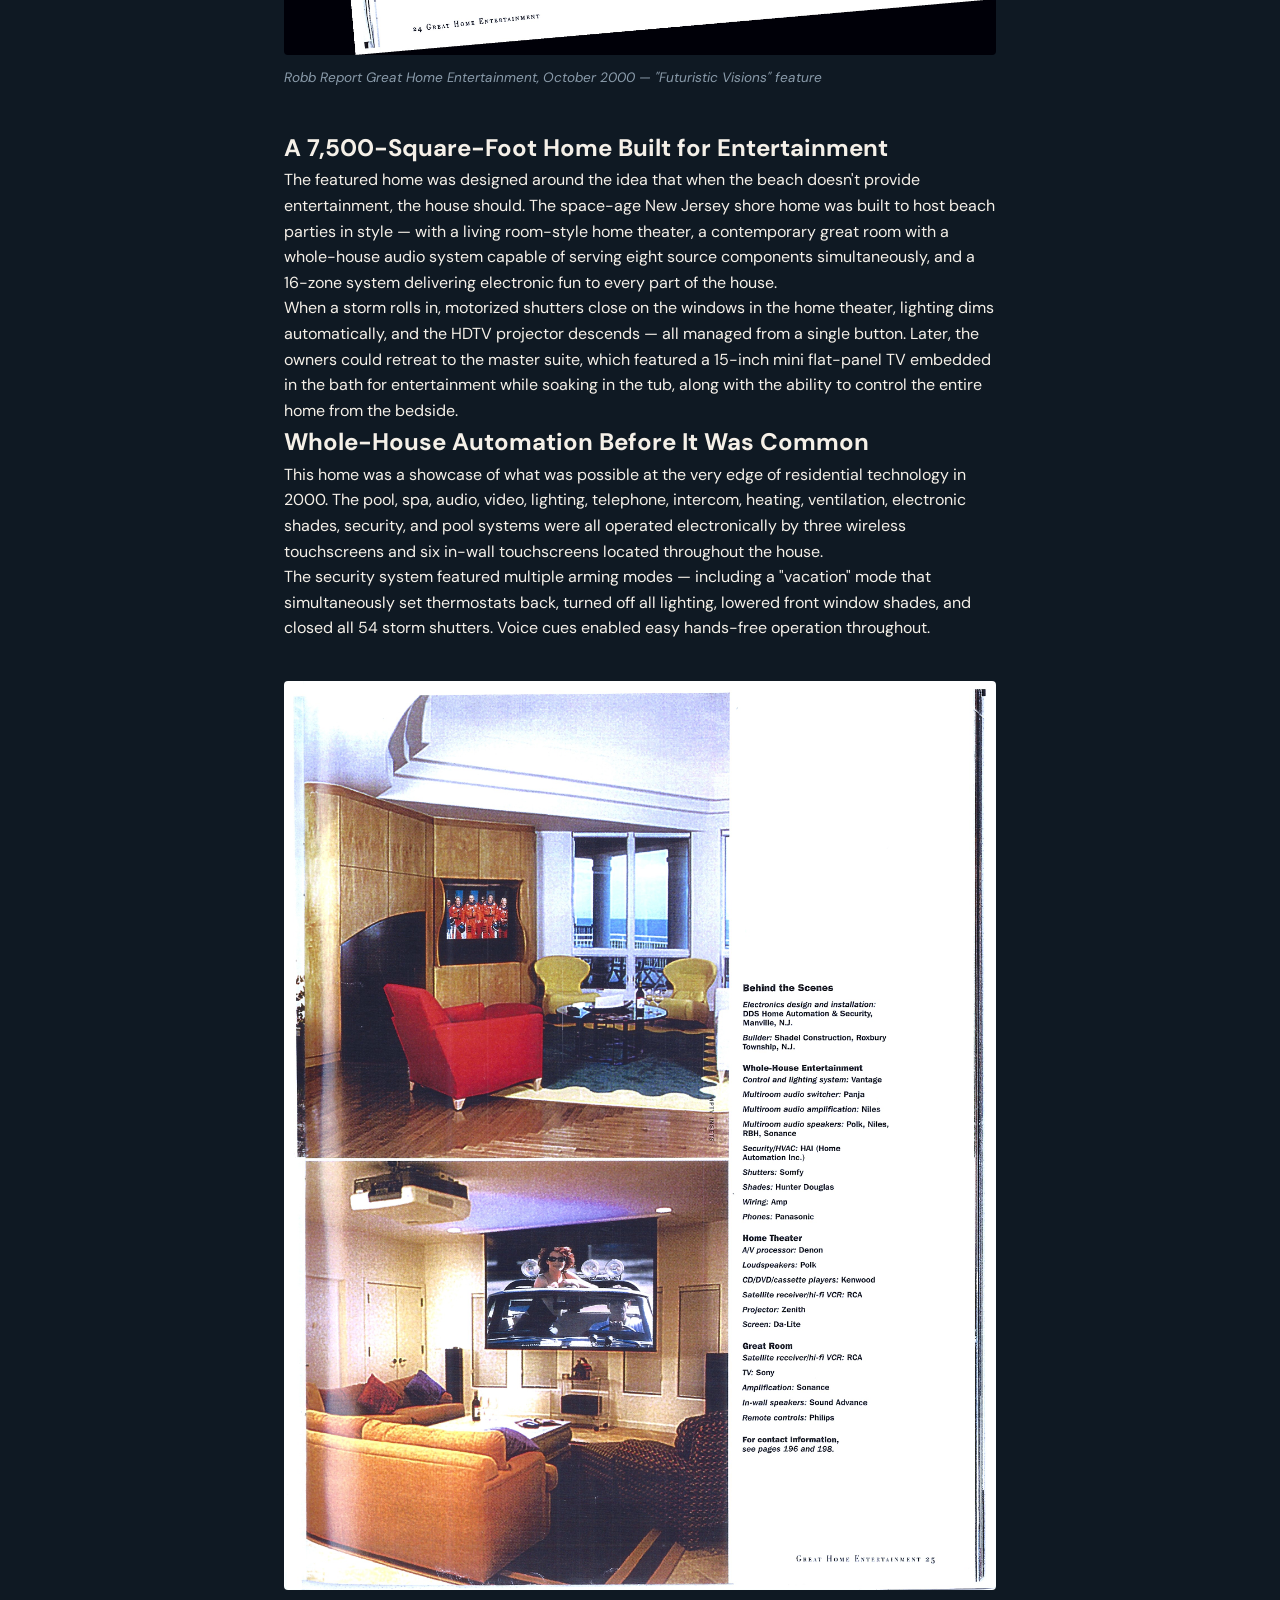
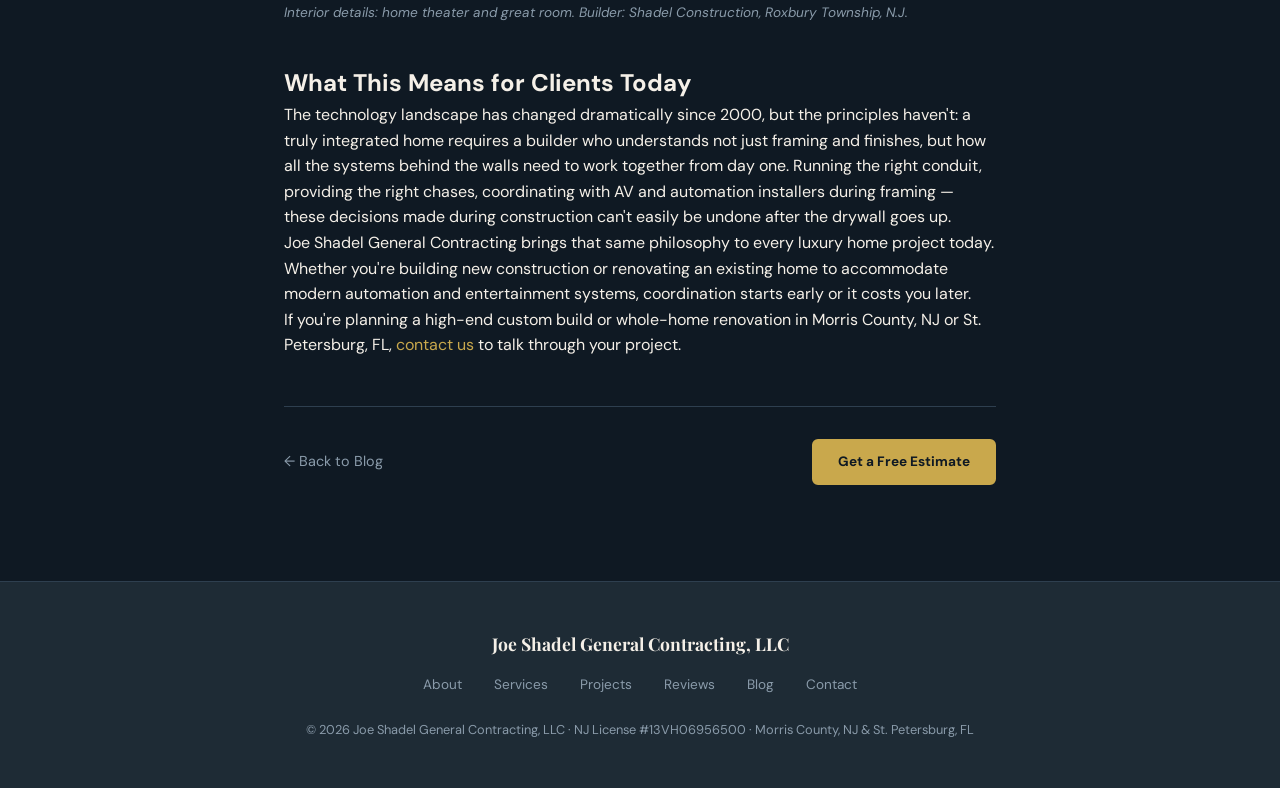
<file: blog-robb-report-futuristic-visions.html>
<!DOCTYPE html>
<html lang="en">
<head>
  <meta charset="UTF-8">
  <meta name="viewport" content="width=device-width, initial-scale=1.0">
  <title>As Featured in Robb Report: A Futuristic NJ Shore Home Built by Shadel Construction | Joe Shadel General Contracting, LLC</title>
  <meta name="description" content="In October 2000, Robb Report featured a 7,500-square-foot New Jersey shore home built by Shadel Construction — a showcase of cutting-edge home entertainment, automation, and smart home technology.">
  <link rel="canonical" href="https://joeshadelgeneralcontracting.com/blog-robb-report-futuristic-visions.html">
  <meta property="og:type" content="article">
  <meta property="og:url" content="https://joeshadelgeneralcontracting.com/blog-robb-report-futuristic-visions.html">
  <meta property="og:title" content="As Featured in Robb Report: A Futuristic NJ Shore Home Built by Shadel Construction">
  <meta property="og:description" content="In October 2000, Robb Report featured a 7,500-square-foot New Jersey shore home built by Shadel Construction — a showcase of cutting-edge home entertainment, automation, and smart home technology.">
  <meta property="og:image" content="https://joeshadelgeneralcontracting.com/joeshadel-photos/2026-04-06_120559/Document_2026-04-06_120440.jpg">
  <script type="application/ld+json">
  {
    "@context": "https://schema.org",
    "@type": "BlogPosting",
    "headline": "As Featured in Robb Report: A Futuristic NJ Shore Home Built by Shadel Construction",
    "author": { "@type": "Person", "name": "Joe Shadel" },
    "publisher": { "@type": "Organization", "name": "Joe Shadel General Contracting, LLC", "url": "https://joeshadelgeneralcontracting.com" },
    "datePublished": "2026-04-01",
    "description": "In October 2000, Robb Report featured a 7,500-square-foot New Jersey shore home built by Shadel Construction — a showcase of cutting-edge home entertainment, automation, and smart home technology.",
    "mainEntityOfPage": "https://joeshadelgeneralcontracting.com/blog-robb-report-futuristic-visions.html"
  }
  </script>
  <link rel="preconnect" href="https://fonts.googleapis.com">
  <link rel="preconnect" href="https://fonts.gstatic.com" crossorigin>
  <link href="https://fonts.googleapis.com/css2?family=DM+Sans:ital,wght@0,400;0,500;0,700;1,400&family=Playfair+Display:wght@400;600;700&display=swap" rel="stylesheet">
  <link rel="stylesheet" href="styles.css">
</head>
<body>

  <nav class="nav nav--scrolled" id="nav">
    <div class="nav__inner container">
      <a href="index.html" class="nav__logo"><img src="joeshadel-photos/logo.png" alt="Joe Shadel General Contracting, LLC" class="nav__logo-img"></a>
      <button class="nav__hamburger" id="hamburger" aria-label="Toggle menu">
        <span></span><span></span><span></span>
      </button>
      <ul class="nav__links" id="nav-links">
        <li><a href="index.html#about">About</a></li>
        <li><a href="index.html#services">Services</a></li>
        <li><a href="index.html#projects">Projects</a></li>
        <li><a href="index.html#testimonials">Reviews</a></li>
        <li><a href="blog.html">Blog</a></li>
        <li><a href="index.html#contact" class="btn btn--gold btn--sm">Free Estimate</a></li>
      </ul>
    </div>
  </nav>

  <main>
    <section class="page-hero">
      <div class="container">
        <span class="page-hero__label">Press &amp; Recognition</span>
        <h1 class="page-hero__title">As Featured in Robb Report: A Futuristic NJ Shore Home</h1>
        <p class="page-hero__sub">Joe Shadel &middot; April 2026</p>
      </div>
    </section>

    <article class="section" style="background: var(--navy);">
      <div class="container" style="max-width: 760px;">

        <p>In October 2000, <em>Robb Report's Great Home Entertainment</em> magazine featured a 7,500-square-foot New Jersey shore home built by <strong>Shadel Construction, Roxbury Township, N.J.</strong> The home appeared in the publication's "10 Great Things" feature under the headline <em>"Futuristic Visions"</em> — a recognition of the home's forward-thinking integration of whole-house technology, automation, and entertainment systems.</p>

        <figure style="margin: 40px 0;">
          <img
            src="joeshadel-photos/2026-04-06_120559/cleaned_Document_2026-04-06_120440.jpg"
            alt="Robb Report Great Home Entertainment – Futuristic Visions feature on a New Jersey shore home built by Shadel Construction"
            style="width: 100%; border-radius: 4px; display: block;"
          >
          <figcaption style="margin-top: 12px; font-size: 0.85rem; color: var(--muted); font-style: italic;">
            Robb Report Great Home Entertainment, October 2000 &mdash; "Futuristic Visions" feature
          </figcaption>
        </figure>

        <h2>A 7,500-Square-Foot Home Built for Entertainment</h2>
        <p>The featured home was designed around the idea that when the beach doesn't provide entertainment, the house should. The space-age New Jersey shore home was built to host beach parties in style — with a living room-style home theater, a contemporary great room with a whole-house audio system capable of serving eight source components simultaneously, and a 16-zone system delivering electronic fun to every part of the house.</p>

        <p>When a storm rolls in, motorized shutters close on the windows in the home theater, lighting dims automatically, and the HDTV projector descends — all managed from a single button. Later, the owners could retreat to the master suite, which featured a 15-inch mini flat-panel TV embedded in the bath for entertainment while soaking in the tub, along with the ability to control the entire home from the bedside.</p>

        <h2>Whole-House Automation Before It Was Common</h2>
        <p>This home was a showcase of what was possible at the very edge of residential technology in 2000. The pool, spa, audio, video, lighting, telephone, intercom, heating, ventilation, electronic shades, security, and pool systems were all operated electronically by three wireless touchscreens and six in-wall touchscreens located throughout the house.</p>

        <p>The security system featured multiple arming modes — including a "vacation" mode that simultaneously set thermostats back, turned off all lighting, lowered front window shades, and closed all 54 storm shutters. Voice cues enabled easy hands-free operation throughout.</p>

        <figure style="margin: 40px 0;">
          <img
            src="joeshadel-photos/2026-04-06_120559/cleaned_Robb Report on Joe Shadel General Contracting llc.jpg"
            alt="Robb Report feature page showing the home theater and great room of a New Jersey shore home built by Shadel Construction"
            style="width: 100%; border-radius: 4px; display: block;"
          >
          <figcaption style="margin-top: 12px; font-size: 0.85rem; color: var(--muted); font-style: italic;">
            Interior details: home theater and great room. Builder: Shadel Construction, Roxbury Township, N.J.
          </figcaption>
        </figure>

        <h2>What This Means for Clients Today</h2>
        <p>The technology landscape has changed dramatically since 2000, but the principles haven't: a truly integrated home requires a builder who understands not just framing and finishes, but how all the systems behind the walls need to work together from day one. Running the right conduit, providing the right chases, coordinating with AV and automation installers during framing — these decisions made during construction can't easily be undone after the drywall goes up.</p>

        <p>Joe Shadel General Contracting brings that same philosophy to every luxury home project today. Whether you're building new construction or renovating an existing home to accommodate modern automation and entertainment systems, coordination starts early or it costs you later.</p>

        <p>If you're planning a high-end custom build or whole-home renovation in Morris County, NJ or St. Petersburg, FL, <a href="index.html#contact" style="color: var(--gold);">contact us</a> to talk through your project.</p>

        <div style="margin-top: 48px; padding-top: 32px; border-top: 1px solid var(--slate); display: flex; justify-content: space-between; align-items: center; flex-wrap: wrap; gap: 16px;">
          <a href="blog.html" style="color: var(--muted); font-size: 0.9rem;">&larr; Back to Blog</a>
          <a href="index.html#contact" class="btn btn--gold btn--sm">Get a Free Estimate</a>
        </div>
      </div>
    </article>
  </main>

  <footer class="footer">
    <div class="footer__inner container">
      <div class="footer__brand">Joe Shadel General Contracting, LLC</div>
      <nav class="footer__nav">
        <a href="index.html#about">About</a>
        <a href="index.html#services">Services</a>
        <a href="index.html#projects">Projects</a>
        <a href="index.html#testimonials">Reviews</a>
        <a href="blog.html">Blog</a>
        <a href="index.html#contact">Contact</a>
      </nav>
      <p class="footer__legal">&copy; 2026 Joe Shadel General Contracting, LLC &middot; NJ License #13VH06956500 &middot; Morris County, NJ &amp; St. Petersburg, FL</p>
    </div>
  </footer>

  <script>
    const hamburger = document.getElementById('hamburger');
    const navLinks = document.getElementById('nav-links');
    hamburger.addEventListener('click', () => {
      hamburger.classList.toggle('active');
      navLinks.classList.toggle('open');
    });
    navLinks.querySelectorAll('a').forEach(link => {
      link.addEventListener('click', () => {
        hamburger.classList.remove('active');
        navLinks.classList.remove('open');
      });
    });
  </script>
</body>
</html>
</file>
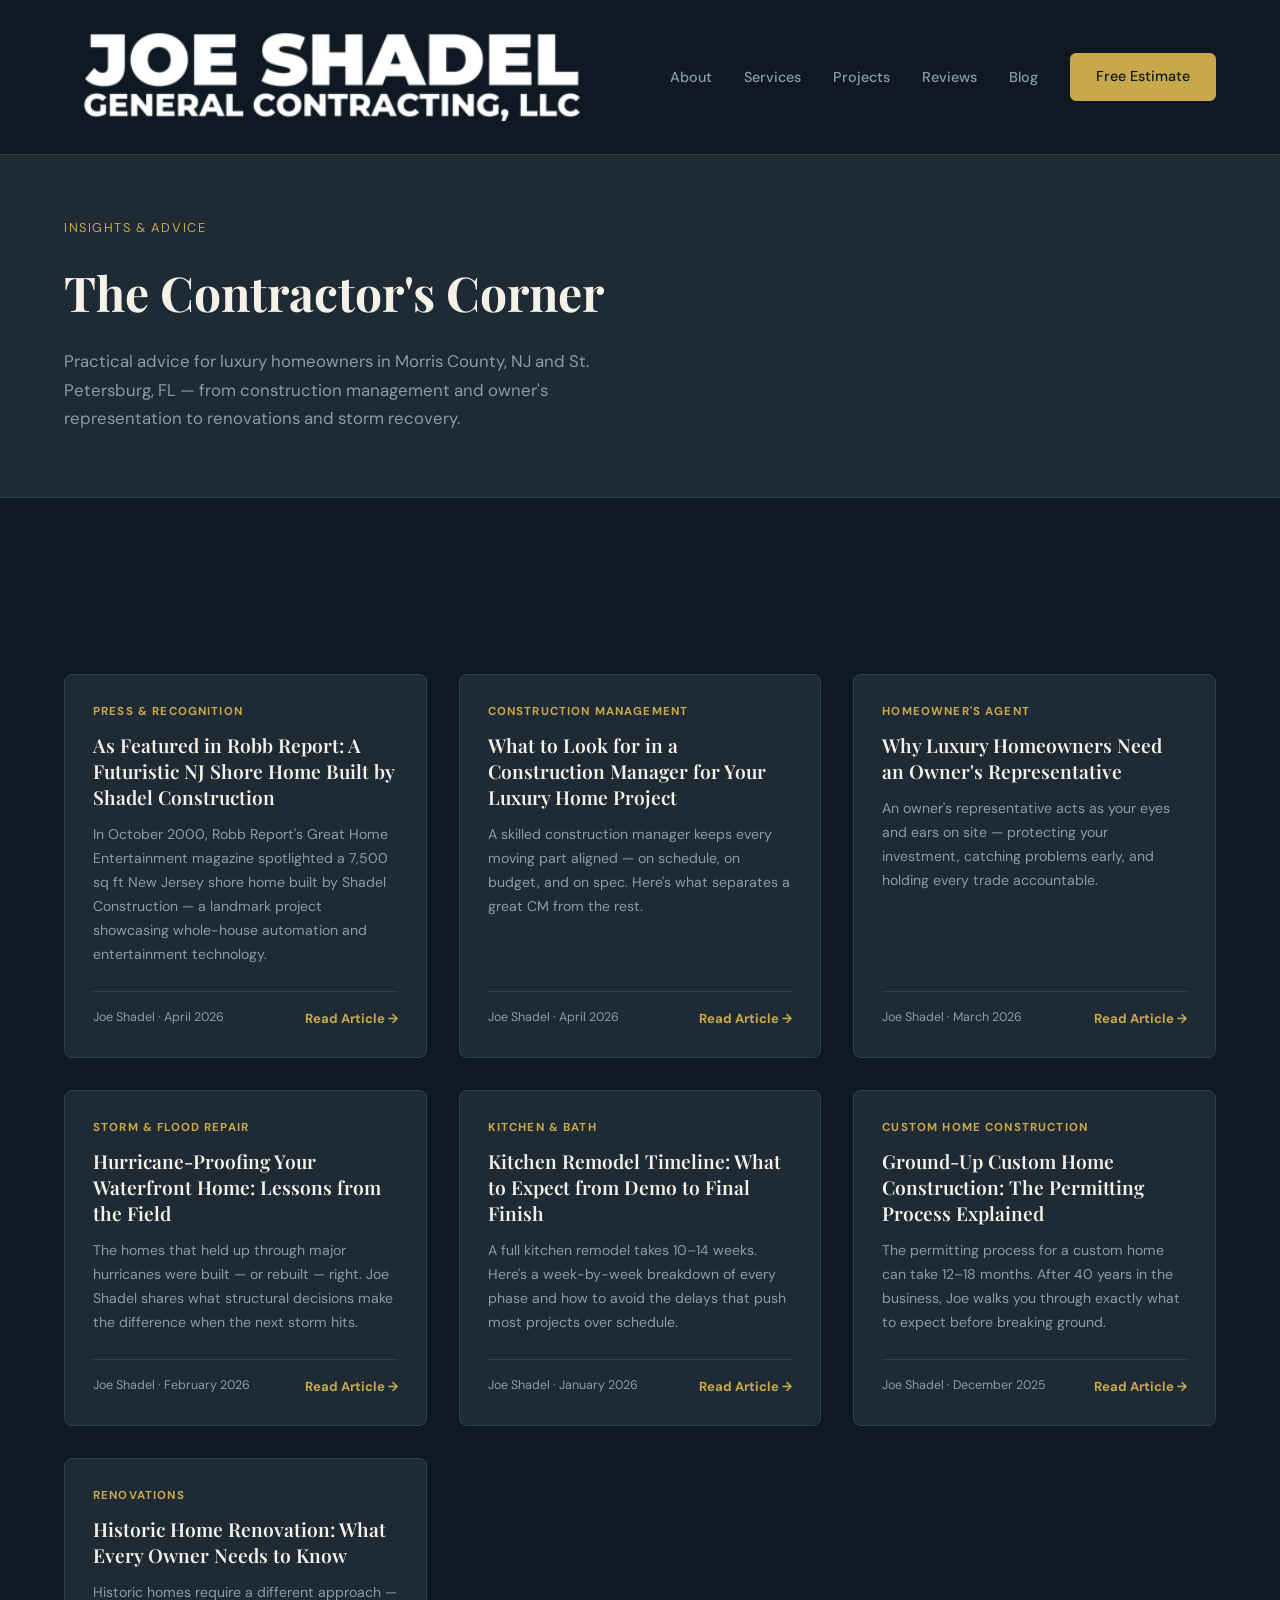
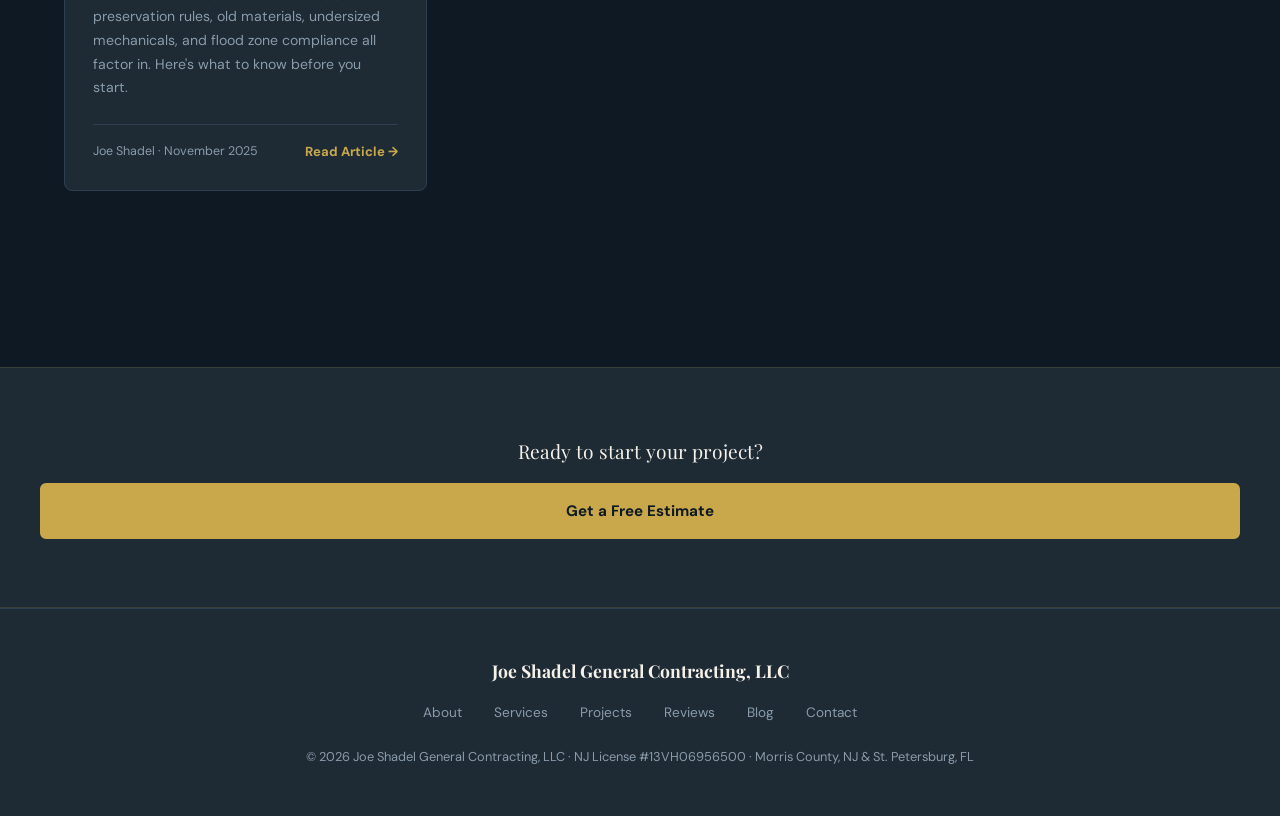
<file: blog.html>
<!DOCTYPE html>
<html lang="en">
<head>
  <meta charset="UTF-8">
  <meta name="viewport" content="width=device-width, initial-scale=1.0">

  <!-- Primary SEO -->
  <title>Blog | General Contractor Tips & Insights | Joe Shadel General Contracting, LLC</title>
  <meta name="description" content="Expert insights from Joe Shadel General Contracting, LLC — construction management, homeowner's agent services, luxury renovations, and storm repair tips for Morris County NJ and St. Petersburg FL homeowners.">
  <link rel="canonical" href="https://joeshadelgeneralcontracting.com/blog.html">

  <!-- Open Graph -->
  <meta property="og:type" content="website">
  <meta property="og:url" content="https://joeshadelgeneralcontracting.com/blog.html">
  <meta property="og:title" content="Blog | Joe Shadel General Contracting, LLC">
  <meta property="og:description" content="Expert insights on construction management, owner's representation, luxury renovations, and storm repair for Morris County NJ and St. Petersburg FL homeowners.">
  <meta property="og:image" content="https://joeshadelgeneralcontracting.com/joeshadel-photos/image_29.jpg">

  <!-- JSON-LD Breadcrumb -->
  <script type="application/ld+json">
  {
    "@context": "https://schema.org",
    "@type": "BreadcrumbList",
    "itemListElement": [
      { "@type": "ListItem", "position": 1, "name": "Home", "item": "https://joeshadelgeneralcontracting.com/" },
      { "@type": "ListItem", "position": 2, "name": "Blog", "item": "https://joeshadelgeneralcontracting.com/blog.html" }
    ]
  }
  </script>

  <link rel="preconnect" href="https://fonts.googleapis.com">
  <link rel="preconnect" href="https://fonts.gstatic.com" crossorigin>
  <link href="https://fonts.googleapis.com/css2?family=DM+Sans:ital,wght@0,400;0,500;0,700;1,400&family=Playfair+Display:wght@400;600;700&display=swap" rel="stylesheet">
  <link rel="stylesheet" href="styles.css">
</head>
<body>

  <!-- Nav -->
  <nav class="nav nav--scrolled" id="nav">
    <div class="nav__inner container">
      <a href="index.html" class="nav__logo"><img src="joeshadel-photos/logo.png" alt="Joe Shadel General Contracting, LLC" class="nav__logo-img"></a>
      <button class="nav__hamburger" id="hamburger" aria-label="Toggle menu">
        <span></span><span></span><span></span>
      </button>
      <ul class="nav__links" id="nav-links">
        <li><a href="index.html#about">About</a></li>
        <li><a href="index.html#services">Services</a></li>
        <li><a href="index.html#projects">Projects</a></li>
        <li><a href="index.html#testimonials">Reviews</a></li>
        <li><a href="blog.html">Blog</a></li>
        <li><a href="index.html#contact" class="btn btn--gold btn--sm">Free Estimate</a></li>
      </ul>
    </div>
  </nav>

  <main>

  <!-- Page Hero -->
  <section class="page-hero">
    <div class="container">
      <span class="page-hero__label">Insights & Advice</span>
      <h1 class="page-hero__title">The Contractor's Corner</h1>
      <p class="page-hero__sub">Practical advice for luxury homeowners in Morris County, NJ and St. Petersburg, FL — from construction management and owner's representation to renovations and storm recovery.</p>
    </div>
  </section>

  <!-- Blog Grid -->
  <section class="section" style="background: var(--navy);">
    <div class="container">
      <div class="blog-grid">

        <article class="blog-card">
          <a href="blog-robb-report-futuristic-visions.html" style="display: contents;">
          <div class="blog-card__body">
            <span class="blog-card__tag">Press &amp; Recognition</span>
            <h2 class="blog-card__title">As Featured in Robb Report: A Futuristic NJ Shore Home Built by Shadel Construction</h2>
            <p class="blog-card__excerpt">In October 2000, Robb Report's Great Home Entertainment magazine spotlighted a 7,500 sq ft New Jersey shore home built by Shadel Construction — a landmark project showcasing whole-house automation and entertainment technology.</p>
            <div class="blog-card__meta">
              <span>Joe Shadel &middot; April 2026</span>
              <span class="blog-card__read-more">Read Article &rarr;</span>
            </div>
          </div>
          </a>
        </article>

        <article class="blog-card">
          <a href="blog-construction-management.html" style="display: contents;">
          <div class="blog-card__body">
            <span class="blog-card__tag">Construction Management</span>
            <h2 class="blog-card__title">What to Look for in a Construction Manager for Your Luxury Home Project</h2>
            <p class="blog-card__excerpt">A skilled construction manager keeps every moving part aligned — on schedule, on budget, and on spec. Here's what separates a great CM from the rest.</p>
            <div class="blog-card__meta">
              <span>Joe Shadel &middot; April 2026</span>
              <span class="blog-card__read-more">Read Article &rarr;</span>
            </div>
          </div>
          </a>
        </article>

        <article class="blog-card">
          <a href="blog-homeowners-agent.html" style="display: contents;">
          <div class="blog-card__body">
            <span class="blog-card__tag">Homeowner's Agent</span>
            <h2 class="blog-card__title">Why Luxury Homeowners Need an Owner's Representative</h2>
            <p class="blog-card__excerpt">An owner's representative acts as your eyes and ears on site — protecting your investment, catching problems early, and holding every trade accountable.</p>
            <div class="blog-card__meta">
              <span>Joe Shadel &middot; March 2026</span>
              <span class="blog-card__read-more">Read Article &rarr;</span>
            </div>
          </div>
          </a>
        </article>

        <article class="blog-card">
          <a href="blog-hurricane-proofing.html" style="display: contents;">
          <div class="blog-card__body">
            <span class="blog-card__tag">Storm &amp; Flood Repair</span>
            <h2 class="blog-card__title">Hurricane-Proofing Your Waterfront Home: Lessons from the Field</h2>
            <p class="blog-card__excerpt">The homes that held up through major hurricanes were built — or rebuilt — right. Joe Shadel shares what structural decisions make the difference when the next storm hits.</p>
            <div class="blog-card__meta">
              <span>Joe Shadel &middot; February 2026</span>
              <span class="blog-card__read-more">Read Article &rarr;</span>
            </div>
          </div>
          </a>
        </article>

        <article class="blog-card">
          <a href="blog-kitchen-remodel-timeline.html" style="display: contents;">
          <div class="blog-card__body">
            <span class="blog-card__tag">Kitchen &amp; Bath</span>
            <h2 class="blog-card__title">Kitchen Remodel Timeline: What to Expect from Demo to Final Finish</h2>
            <p class="blog-card__excerpt">A full kitchen remodel takes 10&ndash;14 weeks. Here's a week-by-week breakdown of every phase and how to avoid the delays that push most projects over schedule.</p>
            <div class="blog-card__meta">
              <span>Joe Shadel &middot; January 2026</span>
              <span class="blog-card__read-more">Read Article &rarr;</span>
            </div>
          </div>
          </a>
        </article>

        <article class="blog-card">
          <a href="blog-custom-home-permitting.html" style="display: contents;">
          <div class="blog-card__body">
            <span class="blog-card__tag">Custom Home Construction</span>
            <h2 class="blog-card__title">Ground-Up Custom Home Construction: The Permitting Process Explained</h2>
            <p class="blog-card__excerpt">The permitting process for a custom home can take 12–18 months. After 40 years in the business, Joe walks you through exactly what to expect before breaking ground.</p>
            <div class="blog-card__meta">
              <span>Joe Shadel &middot; December 2025</span>
              <span class="blog-card__read-more">Read Article &rarr;</span>
            </div>
          </div>
          </a>
        </article>

        <article class="blog-card">
          <a href="blog-historic-home-renovation.html" style="display: contents;">
          <div class="blog-card__body">
            <span class="blog-card__tag">Renovations</span>
            <h2 class="blog-card__title">Historic Home Renovation: What Every Owner Needs to Know</h2>
            <p class="blog-card__excerpt">Historic homes require a different approach — preservation rules, old materials, undersized mechanicals, and flood zone compliance all factor in. Here's what to know before you start.</p>
            <div class="blog-card__meta">
              <span>Joe Shadel &middot; November 2025</span>
              <span class="blog-card__read-more">Read Article &rarr;</span>
            </div>
          </div>
          </a>
        </article>

      </div>
    </div>
  </section>

  <!-- CTA -->
  <section class="trust-bar">
    <div class="trust-bar__inner container" style="flex-direction: column; text-align: center; gap: 16px; padding: 48px 0;">
      <p style="font-size: 1.2rem; color: var(--cream); font-family: var(--f-display);">Ready to start your project?</p>
      <a href="index.html#contact" class="btn btn--gold">Get a Free Estimate</a>
    </div>
  </section>

  </main>

  <!-- Footer -->
  <footer class="footer">
    <div class="footer__inner container">
      <div class="footer__brand">Joe Shadel General Contracting, LLC</div>
      <nav class="footer__nav">
        <a href="index.html#about">About</a>
        <a href="index.html#services">Services</a>
        <a href="index.html#projects">Projects</a>
        <a href="index.html#testimonials">Reviews</a>
        <a href="blog.html">Blog</a>
        <a href="index.html#contact">Contact</a>
      </nav>
      <p class="footer__legal">&copy; 2026 Joe Shadel General Contracting, LLC &middot; NJ License #13VH06956500 &middot; Morris County, NJ &amp; St. Petersburg, FL</p>
    </div>
  </footer>

  <script>
    // Nav always solid on blog page (no hero behind it)
    document.getElementById('nav').classList.add('nav--scrolled');

    // Mobile hamburger
    const hamburger = document.getElementById('hamburger');
    const navLinks = document.getElementById('nav-links');
    hamburger.addEventListener('click', () => {
      hamburger.classList.toggle('active');
      navLinks.classList.toggle('open');
    });

    navLinks.querySelectorAll('a').forEach(link => {
      link.addEventListener('click', () => {
        hamburger.classList.remove('active');
        navLinks.classList.remove('open');
      });
    });
  </script>

</body>
</html>
</file>
<file: styles.css>
/* ========================================
   Design Tokens
   ======================================== */
:root {
  --navy:     #0f1923;
  --charcoal: #1e2b35;
  --slate:    #2e3f4f;
  --gold:     #c9a84c;
  --gold-lt:  #e8c97a;
  --cream:    #f5f0e8;
  --muted:    #8a9baa;

  --f-display: 'Playfair Display', Georgia, serif;
  --f-body:    'DM Sans', sans-serif;

  --nav-h: 154px;
}

/* ========================================
   Reset & Base
   ======================================== */
*, *::before, *::after { box-sizing: border-box; margin: 0; padding: 0; }

html { scroll-behavior: smooth; scroll-padding-top: var(--nav-h); }

body {
  font-family: var(--f-body);
  color: var(--cream);
  background: var(--navy);
  line-height: 1.6;
  -webkit-font-smoothing: antialiased;
}

img { max-width: 100%; display: block; }
a { color: inherit; text-decoration: none; }

.container {
  max-width: 1200px;
  margin: 0 auto;
  padding: 0 24px;
}

.section {
  padding: 96px 0;
}

/* ========================================
   Typography
   ======================================== */
.section__heading {
  font-family: var(--f-display);
  font-size: clamp(2rem, 4vw, 3rem);
  font-weight: 700;
  margin-bottom: 32px;
  color: var(--cream);
}

.section__heading--center {
  text-align: center;
}

/* ========================================
   Buttons
   ======================================== */
.btn {
  display: inline-block;
  font-family: var(--f-body);
  font-weight: 700;
  font-size: 0.95rem;
  padding: 14px 32px;
  border-radius: 6px;
  border: 2px solid transparent;
  cursor: pointer;
  transition: all 0.25s ease;
  text-align: center;
}

.btn--gold {
  background: var(--gold);
  color: var(--navy);
  border-color: var(--gold);
}
.btn--gold:hover {
  background: var(--gold-lt);
  border-color: var(--gold-lt);
}

.btn--outline {
  background: transparent;
  color: var(--cream);
  border-color: var(--muted);
}
.btn--outline:hover {
  border-color: var(--cream);
}

.btn--sm {
  padding: 10px 24px;
  font-size: 0.85rem;
}

.btn--full {
  width: 100%;
}

/* ========================================
   Nav
   ======================================== */
.nav {
  position: fixed;
  top: 0;
  left: 0;
  right: 0;
  z-index: 1000;
  height: var(--nav-h);
  transition: background 0.3s ease;
}

.nav--scrolled {
  background: rgba(15, 25, 35, 0.95);
  backdrop-filter: blur(12px);
  -webkit-backdrop-filter: blur(12px);
  box-shadow: 0 1px 0 rgba(201, 168, 76, 0.1);
}

.nav__inner {
  display: flex;
  align-items: center;
  justify-content: space-between;
  height: 100%;
}

.nav__logo {
  display: flex;
  align-items: center;
}
.nav__logo-img {
  height: 130px;
  width: auto;
  display: block;
}

.nav__links {
  display: flex;
  align-items: center;
  gap: 32px;
  list-style: none;
}

.nav__links a {
  font-size: 0.9rem;
  font-weight: 500;
  color: var(--muted);
  transition: color 0.2s;
}
.nav__links a:hover {
  color: var(--cream);
}
.nav__links .btn {
  color: var(--navy);
}
.nav__links .btn:hover {
  color: var(--navy);
}

.nav__hamburger {
  display: none;
  flex-direction: column;
  gap: 5px;
  background: none;
  border: none;
  cursor: pointer;
  padding: 4px;
}
.nav__hamburger span {
  display: block;
  width: 24px;
  height: 2px;
  background: var(--cream);
  transition: all 0.3s ease;
}
.nav__hamburger.active span:nth-child(1) {
  transform: rotate(45deg) translate(5px, 5px);
}
.nav__hamburger.active span:nth-child(2) {
  opacity: 0;
}
.nav__hamburger.active span:nth-child(3) {
  transform: rotate(-45deg) translate(5px, -5px);
}

/* ========================================
   Hero
   ======================================== */
.hero {
  min-height: 100vh;
  display: flex;
  align-items: center;
  padding-top: var(--nav-h);
  background-color: var(--navy);
  background-size: cover;
  background-position: center;
  background-repeat: no-repeat;
  position: relative;
  overflow: hidden;
}

.hero::before {
  content: '';
  position: absolute;
  inset: 0;
  background: linear-gradient(135deg, rgba(15,25,35,0.92) 0%, rgba(30,43,53,0.8) 50%, rgba(46,63,79,0.7) 100%);
  pointer-events: none;
}

.hero__inner {
  display: grid;
  grid-template-columns: 1fr 1fr;
  gap: 64px;
  align-items: center;
  position: relative;
  z-index: 1;
}

.hero__headline {
  font-family: var(--f-display);
  font-size: clamp(2.8rem, 6vw, 4.5rem);
  font-weight: 700;
  line-height: 1.1;
  margin-bottom: 24px;
  color: var(--cream);
}

.hero__sub {
  font-size: 1.15rem;
  color: var(--muted);
  max-width: 520px;
  margin-bottom: 40px;
  line-height: 1.7;
}

.hero__ctas {
  display: flex;
  gap: 16px;
  flex-wrap: wrap;
}

.hero__stats {
  display: flex;
  flex-direction: column;
  gap: 40px;
  padding-left: 48px;
  border-left: 2px solid rgba(201,168,76,0.2);
}

.stat__number {
  font-family: var(--f-display);
  font-size: 3.5rem;
  font-weight: 700;
  color: var(--gold);
  display: block;
  line-height: 1;
}

.stat__label {
  font-size: 0.9rem;
  color: var(--muted);
  text-transform: uppercase;
  letter-spacing: 0.05em;
}

/* ========================================
   Trust Bar
   ======================================== */
.trust-bar {
  background: var(--charcoal);
  border-top: 1px solid rgba(201,168,76,0.15);
  border-bottom: 1px solid rgba(201,168,76,0.15);
  padding: 20px 0;
}

.trust-bar__inner {
  display: flex;
  justify-content: center;
  gap: 48px;
  flex-wrap: wrap;
}

.trust-bar__item {
  display: flex;
  align-items: center;
  gap: 10px;
  font-size: 0.9rem;
  color: var(--muted);
}

.trust-bar__icon {
  font-size: 1.2rem;
}

.trust-bar__item strong {
  color: var(--cream);
}

/* ========================================
   Press Feature Card
   ======================================== */
.press-feature {
  background: var(--charcoal);
  border-top: 1px solid rgba(201,168,76,0.15);
  border-bottom: 1px solid rgba(201,168,76,0.15);
  padding: 56px 0;
}

.press-feature__inner {
  display: flex;
  justify-content: center;
}

.press-feature__card {
  display: flex;
  gap: 48px;
  align-items: center;
  max-width: 900px;
  width: 100%;
  text-decoration: none;
  border: 1px solid rgba(201,168,76,0.2);
  border-radius: 4px;
  padding: 32px;
  transition: border-color 0.25s, box-shadow 0.25s;
}

.press-feature__card:hover {
  border-color: var(--gold);
  box-shadow: 0 8px 40px rgba(0,0,0,0.35);
}

.press-feature__thumb {
  flex: 0 0 220px;
  border-radius: 2px;
  overflow: hidden;
  box-shadow: 0 4px 20px rgba(0,0,0,0.5);
}

.press-feature__thumb img {
  width: 100%;
  height: 100%;
  object-fit: cover;
  display: block;
  transition: transform 0.4s ease;
}

.press-feature__card:hover .press-feature__thumb img {
  transform: scale(1.03);
}

.press-feature__body {
  flex: 1;
  display: flex;
  flex-direction: column;
  gap: 10px;
}

.press-feature__eyebrow {
  font-size: 0.72rem;
  letter-spacing: 0.14em;
  text-transform: uppercase;
  color: var(--gold);
}

.press-feature__pub {
  font-family: var(--f-display);
  font-size: 2rem;
  font-weight: 700;
  font-style: italic;
  color: var(--cream);
  line-height: 1.1;
}

.press-feature__edition {
  font-size: 0.8rem;
  color: var(--muted);
  letter-spacing: 0.04em;
  margin-top: -4px;
}

.press-feature__headline {
  font-family: var(--f-display);
  font-size: 1.2rem;
  font-weight: 400;
  color: var(--cream);
  margin-top: 4px;
}

.press-feature__excerpt {
  font-size: 0.9rem;
  color: var(--muted);
  line-height: 1.65;
}

.press-feature__cta {
  margin-top: 8px;
  align-self: flex-start;
}

@media (max-width: 640px) {
  .press-feature__card {
    flex-direction: column;
    gap: 24px;
  }
  .press-feature__thumb {
    flex: none;
    width: 100%;
    max-height: 260px;
  }
  .press-feature__pub {
    font-size: 1.5rem;
  }
}

/* ========================================
   About
   ======================================== */
.about {
  background: var(--navy);
}

.about__inner {
  display: grid;
  grid-template-columns: 1fr 1.2fr;
  gap: 64px;
  align-items: center;
}

.about__caption {
  margin-top: 10px;
  font-size: 0.8rem;
  color: var(--muted);
  font-style: italic;
  text-align: center;
  line-height: 1.4;
}

.about__photo img {
  width: 100%;
  aspect-ratio: 4 / 5;
  object-fit: cover;
  border-radius: 8px;
}

.about__content p {
  color: var(--muted);
  margin-bottom: 16px;
  line-height: 1.8;
}

.about__trust {
  color: var(--gold) !important;
  font-size: 1.1rem;
  margin-top: 8px;
}

.about__credentials {
  display: flex;
  gap: 40px;
  margin-top: 32px;
  padding-top: 24px;
  border-top: 1px solid var(--slate);
}

.credential__label {
  display: block;
  font-size: 0.75rem;
  text-transform: uppercase;
  letter-spacing: 0.08em;
  color: var(--muted);
  margin-bottom: 4px;
}

.credential__value {
  font-weight: 700;
  color: var(--cream);
  font-size: 0.95rem;
}

/* ========================================
   Services
   ======================================== */
.services {
  background: var(--charcoal);
}

.services__grid {
  display: grid;
  grid-template-columns: repeat(3, 1fr);
  gap: 24px;
}

.service-card {
  background: var(--navy);
  border: 1px solid var(--slate);
  border-radius: 8px;
  padding: 32px;
  transition: border-color 0.3s ease, transform 0.3s ease;
}

.service-card:hover {
  border-color: var(--gold);
  transform: translateY(-4px);
}

.service-card__num {
  font-family: var(--f-display);
  font-size: 2rem;
  font-weight: 700;
  color: var(--gold);
  display: block;
  margin-bottom: 16px;
  opacity: 0.5;
}

.service-card__title {
  font-family: var(--f-display);
  font-size: 1.25rem;
  font-weight: 600;
  margin-bottom: 12px;
  color: var(--cream);
}

.service-card p {
  font-size: 0.9rem;
  color: var(--muted);
  line-height: 1.6;
}

/* ========================================
   Projects
   ======================================== */
.projects {
  background: var(--navy);
}

.projects__grid {
  display: grid;
  grid-template-columns: repeat(12, 1fr);
  grid-auto-rows: 220px;
  gap: 16px;
}

.project-card {
  position: relative;
  border-radius: 8px;
  overflow: hidden;
  cursor: pointer;
}

.project-card img {
  width: 100%;
  height: 100%;
  object-fit: cover;
}

.project-card__overlay {
  position: absolute;
  bottom: 0;
  left: 0;
  right: 0;
  padding: 20px;
  background: linear-gradient(to top, rgba(15,25,35,0.9), transparent);
  transform: translateY(100%);
  transition: transform 0.3s ease;
}

.project-card:hover .project-card__overlay {
  transform: translateY(0);
}

.project-card__overlay h3 {
  font-family: var(--f-display);
  font-size: 1rem;
  margin-bottom: 4px;
}

.project-card__overlay p {
  font-size: 0.8rem;
  color: var(--muted);
}

.project-card--featured {
  grid-column: span 7;
  grid-row: span 2;
}
.project-card--medium {
  grid-column: span 5;
}
.project-card--small {
  grid-column: span 4;
}

/* ========================================
   Testimonials
   ======================================== */
.testimonials {
  background: var(--charcoal);
}

.testimonials__inner {
  display: grid;
  grid-template-columns: 1fr 2fr;
  gap: 64px;
  align-items: start;
}

.testimonials__stars {
  font-size: 2rem;
  letter-spacing: 4px;
  margin-bottom: 8px;
}

.testimonials__score {
  font-family: var(--f-display);
  font-size: 3.5rem;
  font-weight: 700;
  color: var(--gold);
  display: block;
  line-height: 1;
  margin-bottom: 8px;
}

.testimonials__count {
  font-size: 0.9rem;
  color: var(--muted);
}

.testimonials__cards {
  display: flex;
  flex-direction: column;
  gap: 24px;
}

.testimonial-card {
  background: var(--navy);
  border: 1px solid var(--slate);
  border-radius: 8px;
  padding: 32px;
}

.testimonial-card__quote {
  font-size: 1.05rem;
  line-height: 1.7;
  color: var(--cream);
  margin-bottom: 16px;
}

.testimonial-card__meta {
  font-size: 0.85rem;
  color: var(--muted);
}

.testimonial-card__meta strong {
  color: var(--cream);
}

.testimonial-card__type {
  color: var(--gold);
  font-size: 0.8rem;
}

/* ========================================
   Contact
   ======================================== */
.contact {
  background: var(--navy);
}

.contact__inner {
  display: grid;
  grid-template-columns: 1fr 1.5fr;
  gap: 64px;
  align-items: start;
}

.contact__detail {
  margin-bottom: 24px;
}

.contact__detail strong {
  display: block;
  font-size: 0.75rem;
  text-transform: uppercase;
  letter-spacing: 0.08em;
  color: var(--muted);
  margin-bottom: 4px;
}

.contact__detail a,
.contact__detail span {
  color: var(--cream);
  font-size: 1.1rem;
}

.contact__detail a:hover {
  color: var(--gold);
}

.contact__form {
  background: var(--charcoal);
  border: 1px solid var(--slate);
  border-radius: 8px;
  padding: 40px;
}

.form-row {
  display: grid;
  grid-template-columns: 1fr 1fr;
  gap: 16px;
}

.form-group {
  margin-bottom: 16px;
}

.form-group label {
  display: block;
  font-size: 0.8rem;
  text-transform: uppercase;
  letter-spacing: 0.06em;
  color: var(--muted);
  margin-bottom: 6px;
}

.form-group input,
.form-group select,
.form-group textarea {
  width: 100%;
  padding: 12px 16px;
  background: var(--navy);
  border: 1px solid var(--slate);
  border-radius: 6px;
  color: var(--cream);
  font-family: var(--f-body);
  font-size: 0.95rem;
  transition: border-color 0.2s;
}

.form-group input:focus,
.form-group select:focus,
.form-group textarea:focus {
  outline: none;
  border-color: var(--gold);
}

.form-group select {
  appearance: none;
  background-image: url("data:image/svg+xml,%3Csvg xmlns='http://www.w3.org/2000/svg' width='12' height='8'%3E%3Cpath d='M1 1l5 5 5-5' stroke='%238a9baa' fill='none' stroke-width='1.5'/%3E%3C/svg%3E");
  background-repeat: no-repeat;
  background-position: right 16px center;
  padding-right: 40px;
}

.form-group textarea {
  resize: vertical;
}

/* ========================================
   Footer
   ======================================== */
.footer {
  background: var(--charcoal);
  border-top: 1px solid var(--slate);
  padding: 48px 0;
  text-align: center;
}

.footer__brand {
  font-family: var(--f-display);
  font-size: 1.1rem;
  font-weight: 700;
  color: var(--cream);
  margin-bottom: 16px;
}

.footer__nav {
  display: flex;
  justify-content: center;
  gap: 32px;
  margin-bottom: 24px;
}

.footer__nav a {
  font-size: 0.85rem;
  color: var(--muted);
  transition: color 0.2s;
}
.footer__nav a:hover {
  color: var(--cream);
}

.footer__legal {
  font-size: 0.8rem;
  color: var(--muted);
}

/* ========================================
   Blog
   ======================================== */
.page-hero {
  padding: calc(var(--nav-h) + 64px) 0 64px;
  background: var(--charcoal);
  border-bottom: 1px solid var(--slate);
}

.page-hero__label {
  font-size: 0.8rem;
  text-transform: uppercase;
  letter-spacing: 0.12em;
  color: var(--gold);
  margin-bottom: 16px;
  display: block;
}

.page-hero__title {
  font-family: var(--f-display);
  font-size: clamp(2rem, 4vw, 3rem);
  font-weight: 700;
  color: var(--cream);
  margin-bottom: 16px;
}

.page-hero__sub {
  font-size: 1.05rem;
  color: var(--muted);
  max-width: 560px;
  line-height: 1.7;
}

.blog-grid {
  display: grid;
  grid-template-columns: repeat(3, 1fr);
  gap: 32px;
  padding: 80px 0;
}

.blog-card {
  background: var(--charcoal);
  border: 1px solid var(--slate);
  border-radius: 8px;
  overflow: hidden;
  display: flex;
  flex-direction: column;
  transition: border-color 0.3s ease, transform 0.3s ease;
}

.blog-card:hover {
  border-color: var(--gold);
  transform: translateY(-4px);
}

.blog-card__body {
  padding: 28px;
  display: flex;
  flex-direction: column;
  flex: 1;
}

.blog-card__tag {
  font-size: 0.72rem;
  text-transform: uppercase;
  letter-spacing: 0.1em;
  color: var(--gold);
  margin-bottom: 12px;
  font-weight: 700;
}

.blog-card__title {
  font-family: var(--f-display);
  font-size: 1.2rem;
  font-weight: 600;
  color: var(--cream);
  margin-bottom: 12px;
  line-height: 1.35;
}

.blog-card__excerpt {
  font-size: 0.88rem;
  color: var(--muted);
  line-height: 1.7;
  flex: 1;
  margin-bottom: 24px;
}

.blog-card__meta {
  font-size: 0.78rem;
  color: var(--muted);
  display: flex;
  justify-content: space-between;
  align-items: center;
  padding-top: 16px;
  border-top: 1px solid var(--slate);
}

.blog-card__read-more {
  color: var(--gold);
  font-weight: 700;
  font-size: 0.82rem;
  transition: color 0.2s;
}

.blog-card__read-more:hover {
  color: var(--gold-lt);
}

@media (max-width: 960px) {
  .blog-grid { grid-template-columns: repeat(2, 1fr); }
}

@media (max-width: 640px) {
  .blog-grid { grid-template-columns: 1fr; }
}

/* ========================================
   Placeholder Images
   ======================================== */
.placeholder-img {
  background: var(--charcoal);
  border: 1px dashed var(--slate);
  border-radius: 8px;
  display: flex;
  align-items: center;
  justify-content: center;
  color: var(--muted);
  font-size: 0.85rem;
}

/* ========================================
   Responsive
   ======================================== */
@media (max-width: 960px) {
  .hero__inner {
    grid-template-columns: 1fr;
    gap: 48px;
  }
  .hero__stats {
    flex-direction: row;
    border-left: none;
    padding-left: 0;
    border-top: 2px solid rgba(201,168,76,0.2);
    padding-top: 32px;
    gap: 32px;
  }
  .about__inner {
    grid-template-columns: 1fr;
    gap: 40px;
  }
  .about__photo {
    max-width: 400px;
  }
  .services__grid {
    grid-template-columns: repeat(2, 1fr);
  }
  .projects__grid {
    grid-template-columns: repeat(6, 1fr);
    grid-auto-rows: 180px;
  }
  .project-card--featured {
    grid-column: span 6;
    grid-row: span 2;
  }
  .project-card--medium {
    grid-column: span 3;
  }
  .project-card--small {
    grid-column: span 3;
  }
  .testimonials__inner {
    grid-template-columns: 1fr;
    gap: 40px;
  }
  .contact__inner {
    grid-template-columns: 1fr;
    gap: 40px;
  }
}

@media (max-width: 640px) {
  .nav__hamburger {
    display: flex;
  }
  .nav__links {
    position: fixed;
    top: var(--nav-h);
    left: 0;
    right: 0;
    bottom: 0;
    background: rgba(15, 25, 35, 0.98);
    backdrop-filter: blur(12px);
    flex-direction: column;
    justify-content: center;
    gap: 32px;
    opacity: 0;
    pointer-events: none;
    transition: opacity 0.3s ease;
  }
  .nav__links.open {
    opacity: 1;
    pointer-events: all;
  }
  .nav__links a {
    font-size: 1.2rem;
  }
  .hero {
    min-height: auto;
    padding: 120px 0 64px;
  }
  .hero__stats {
    flex-direction: column;
    gap: 24px;
  }
  .services__grid {
    grid-template-columns: 1fr;
  }
  .projects__grid {
    grid-template-columns: 1fr;
    grid-auto-rows: 200px;
  }
  .project-card--featured,
  .project-card--medium,
  .project-card--small {
    grid-column: span 1;
    grid-row: span 1;
  }
  .project-card__overlay {
    transform: translateY(0);
  }
  .about__credentials {
    flex-direction: column;
    gap: 16px;
  }
  .form-row {
    grid-template-columns: 1fr;
  }
  .trust-bar__inner {
    gap: 24px;
    justify-content: flex-start;
  }
  .footer__nav {
    flex-wrap: wrap;
    gap: 16px;
  }
  .section {
    padding: 64px 0;
  }
}
</file>
